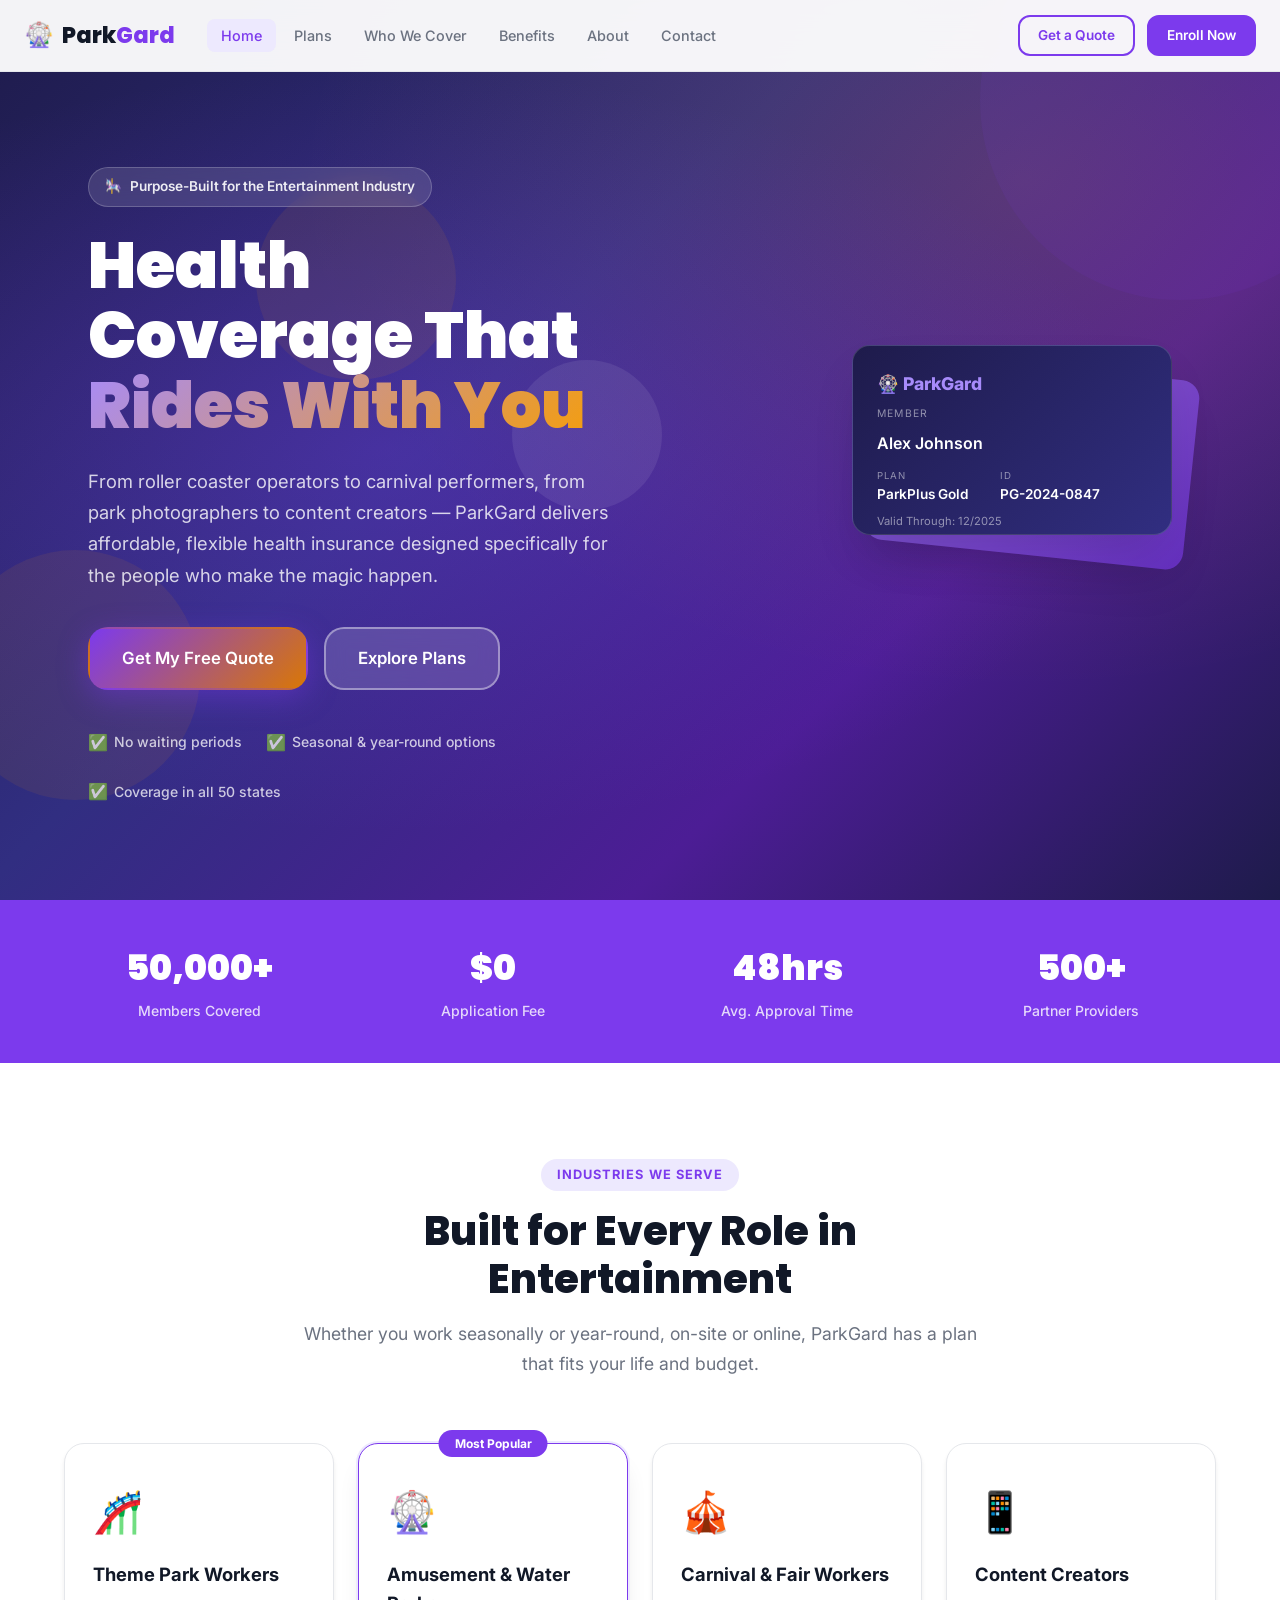
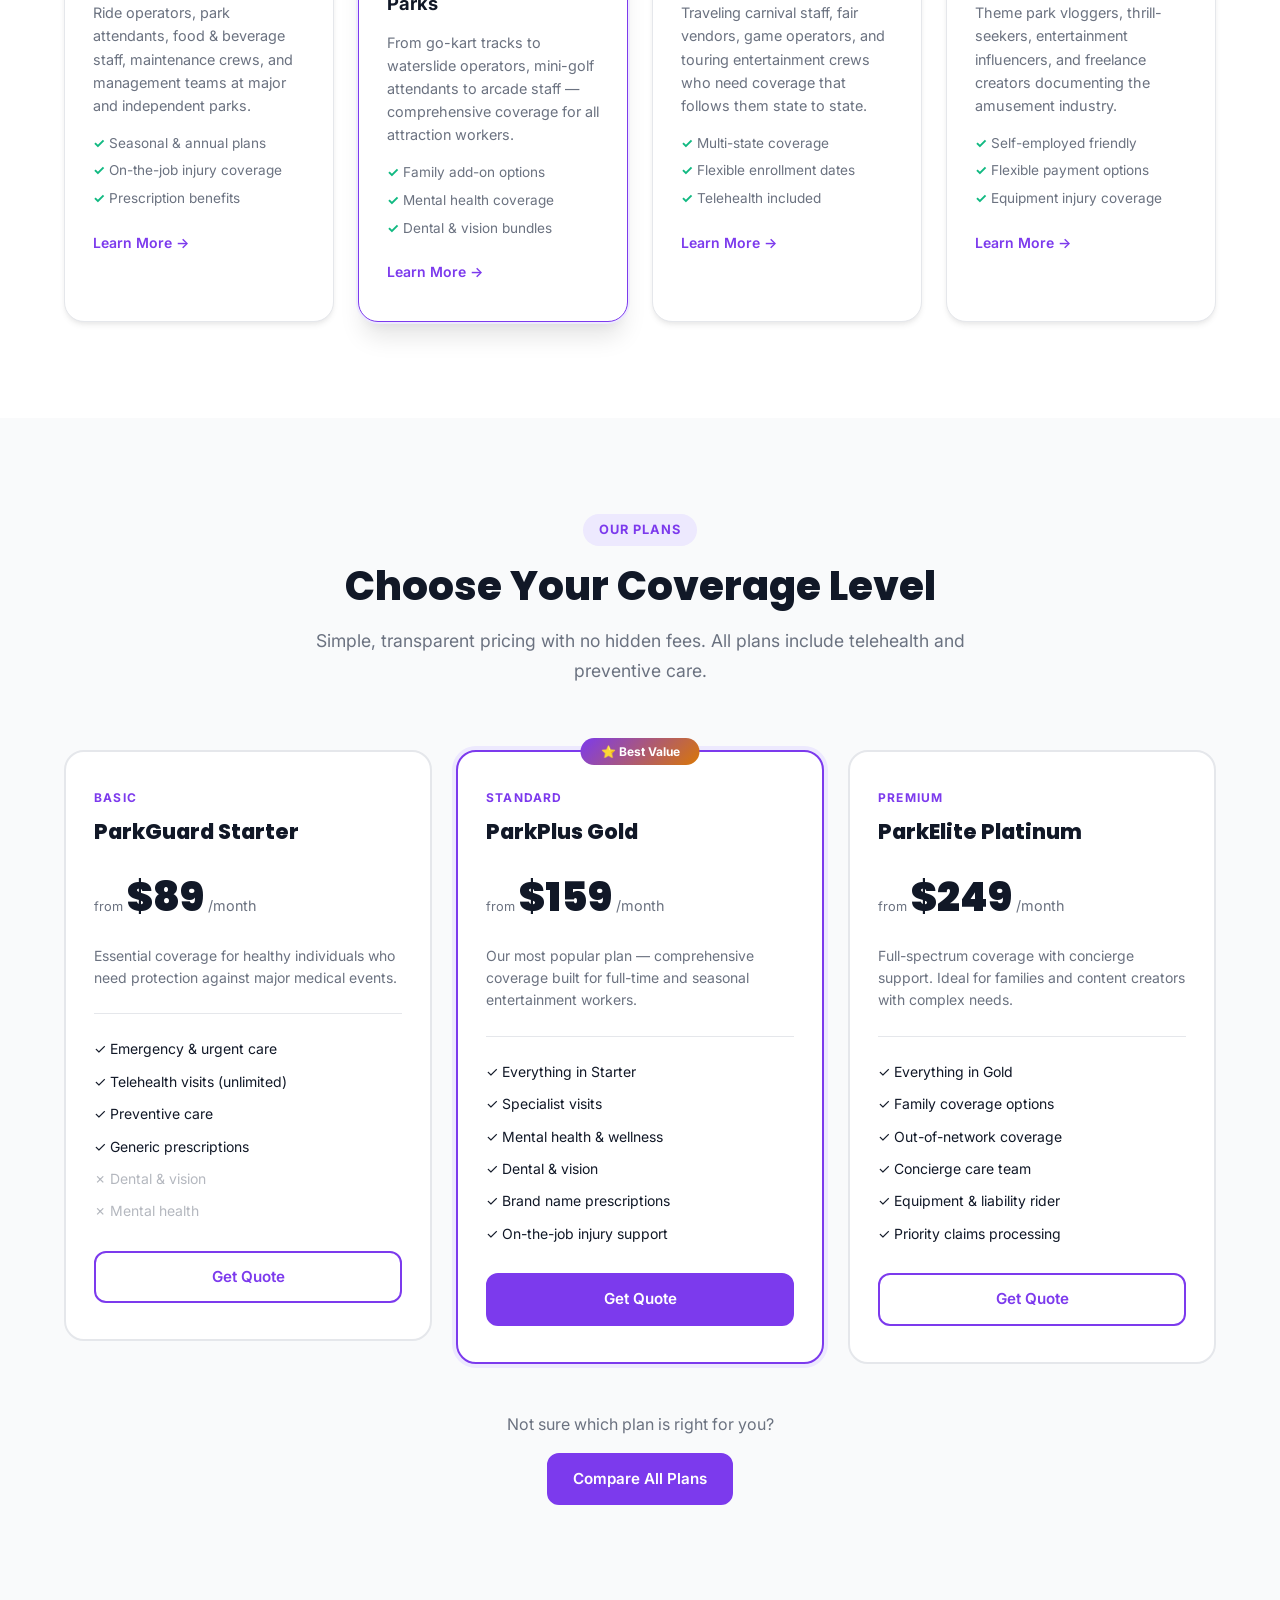
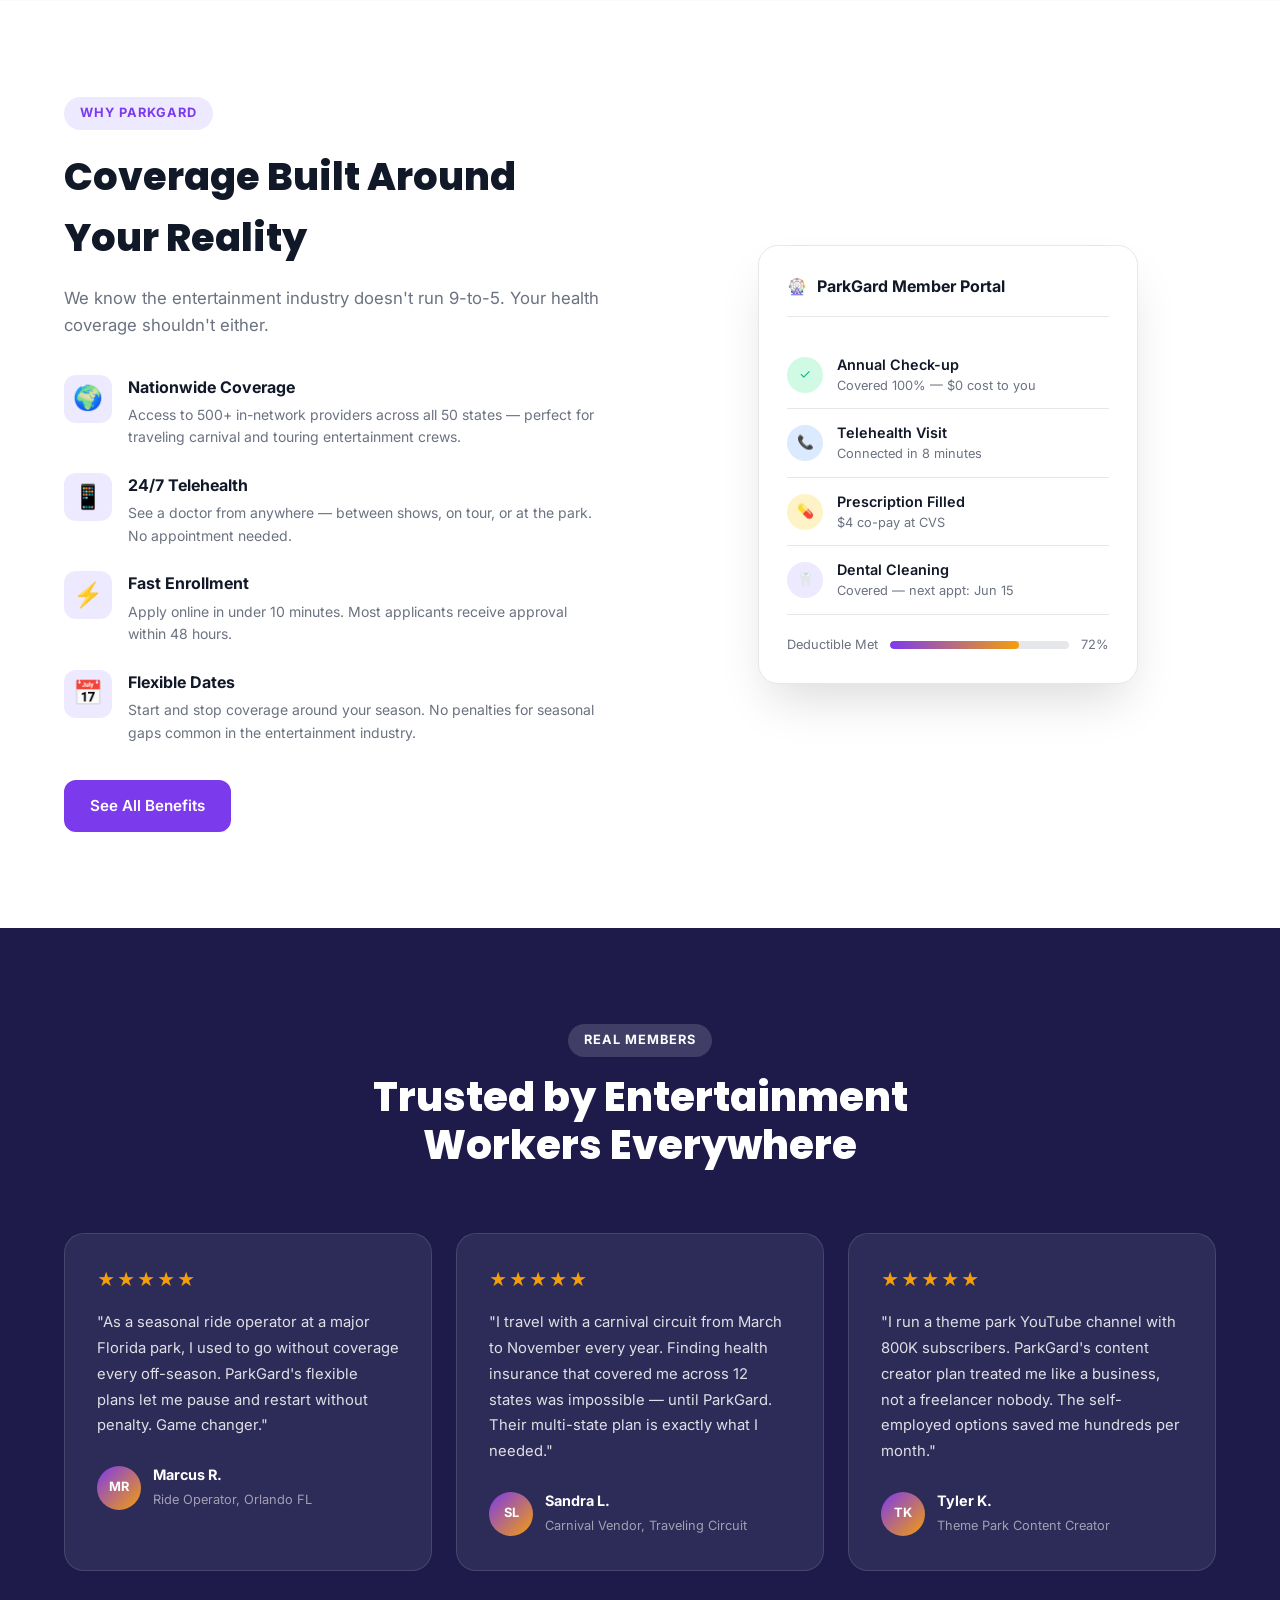
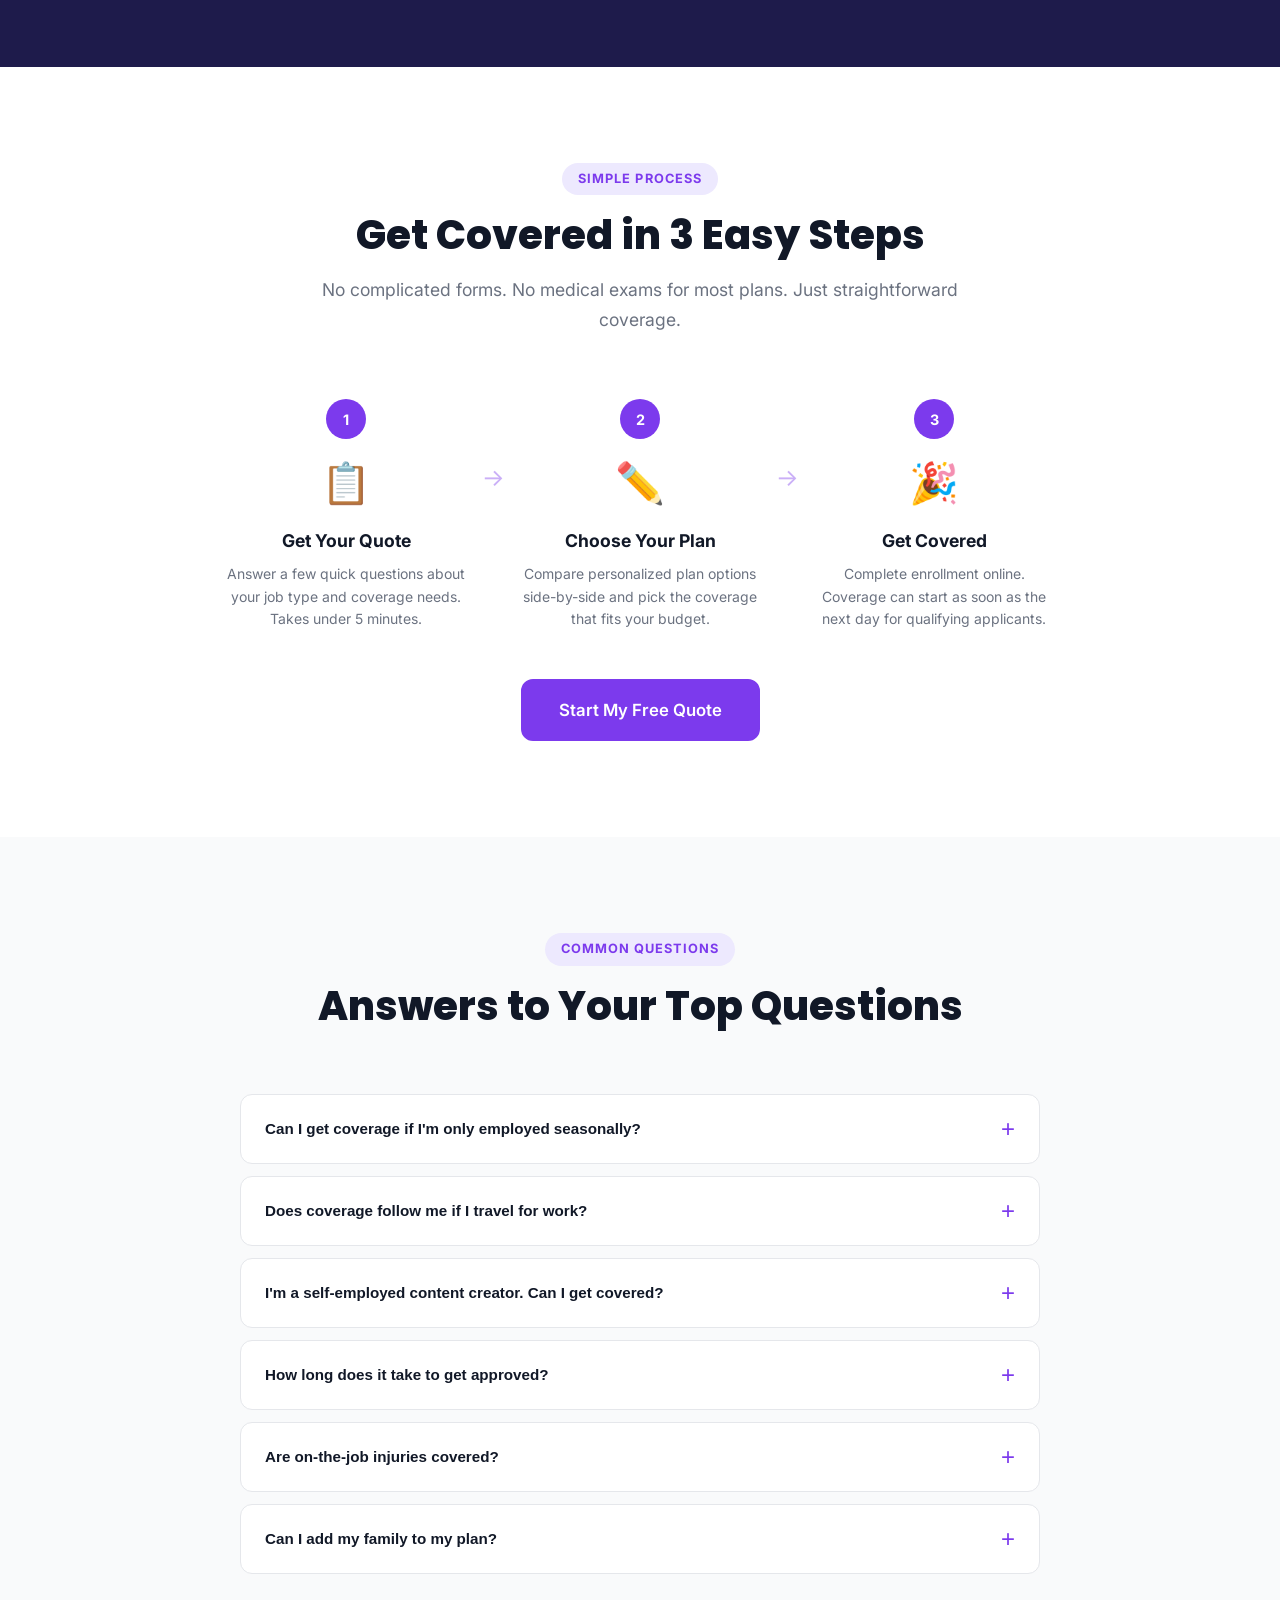
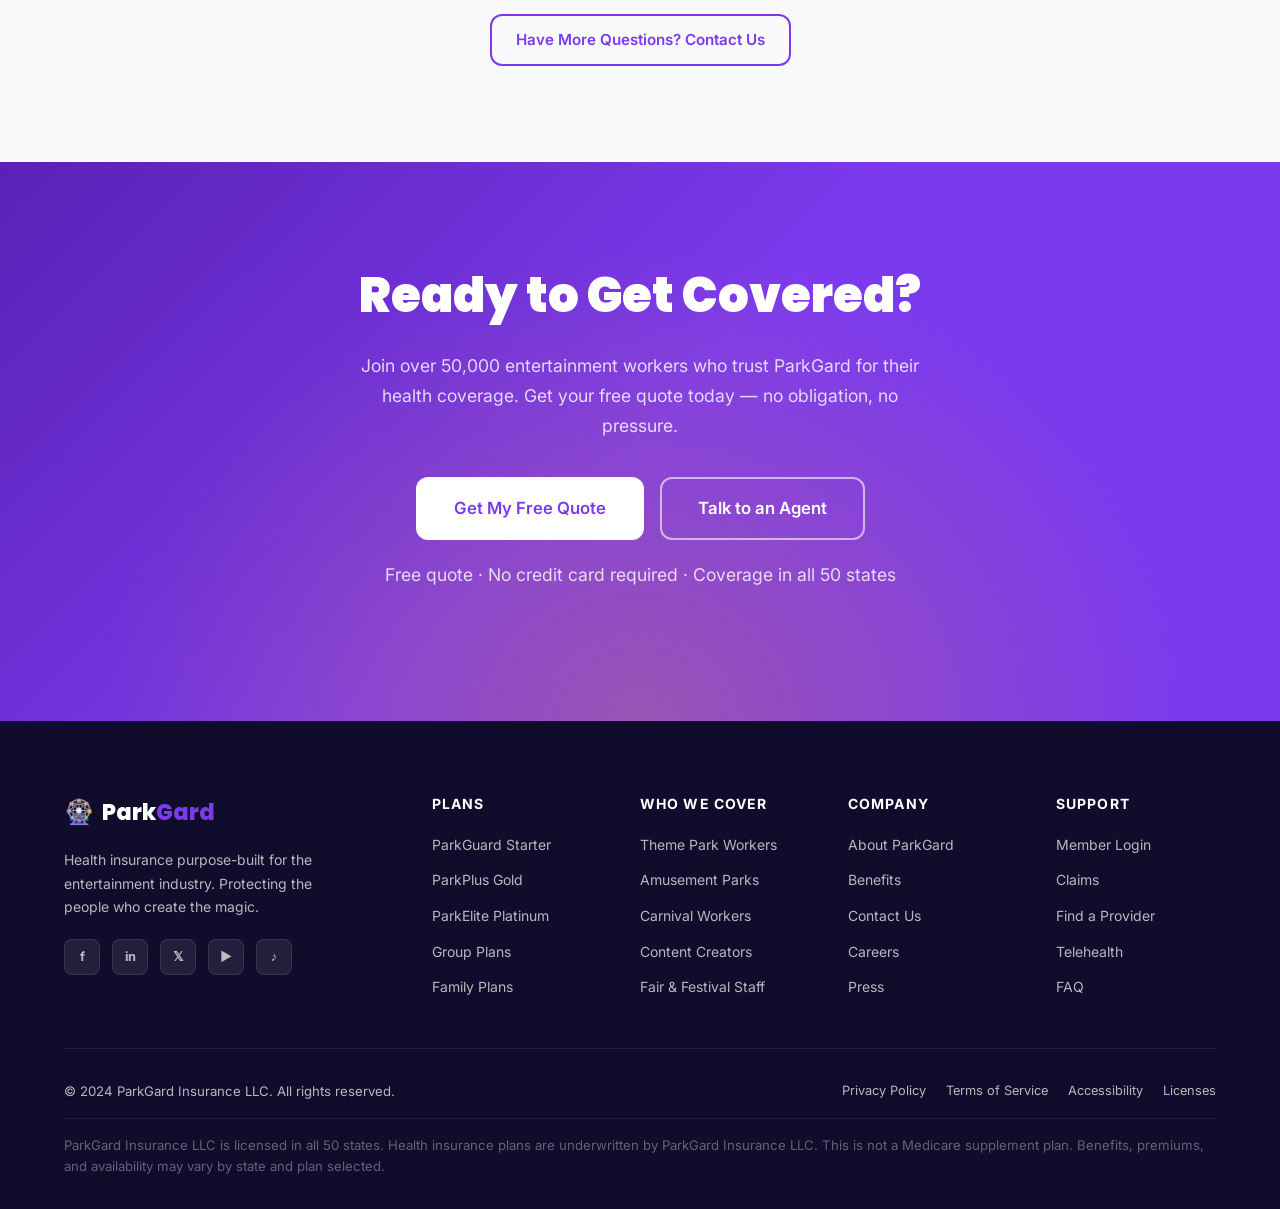
<file: parkgard/index.html>
<!DOCTYPE html>
<html lang="en">
<head>
  <meta charset="UTF-8" />
  <meta name="viewport" content="width=device-width, initial-scale=1.0" />
  <title>ParkGard – Health Insurance for Theme Park & Entertainment Industry</title>
  <meta name="description" content="ParkGard offers specialized health insurance for theme park workers, amusement park staff, carnival workers, and content creators. Affordable, flexible coverage built for the entertainment industry." />
  <link rel="stylesheet" href="css/style.css" />
  <link rel="preconnect" href="https://fonts.googleapis.com" />
  <link href="https://fonts.googleapis.com/css2?family=Inter:wght@300;400;500;600;700;800;900&family=Poppins:wght@700;800;900&display=swap" rel="stylesheet" />
</head>
<body>

  <!-- Navigation -->
  <nav class="navbar" id="navbar">
    <div class="nav-container">
      <a href="index.html" class="logo">
        <span class="logo-icon">🎡</span>
        <span class="logo-text">Park<span class="logo-accent">Gard</span></span>
      </a>
      <ul class="nav-links" id="navLinks">
        <li><a href="index.html" class="active">Home</a></li>
        <li><a href="pages/plans.html">Plans</a></li>
        <li><a href="pages/who-we-cover.html">Who We Cover</a></li>
        <li><a href="pages/benefits.html">Benefits</a></li>
        <li><a href="pages/about.html">About</a></li>
        <li><a href="pages/contact.html">Contact</a></li>
      </ul>
      <div class="nav-actions">
        <a href="pages/quote.html" class="btn btn-outline">Get a Quote</a>
        <a href="pages/enroll.html" class="btn btn-primary">Enroll Now</a>
      </div>
      <button class="hamburger" id="hamburger" aria-label="Toggle menu">
        <span></span><span></span><span></span>
      </button>
    </div>
  </nav>

  <!-- Hero Section -->
  <section class="hero">
    <div class="hero-bg">
      <div class="hero-overlay"></div>
      <div class="floating-shapes">
        <div class="shape shape-1"></div>
        <div class="shape shape-2"></div>
        <div class="shape shape-3"></div>
        <div class="shape shape-4"></div>
      </div>
    </div>
    <div class="hero-content">
      <div class="hero-badge">
        <span>🎠</span> Purpose-Built for the Entertainment Industry
      </div>
      <h1 class="hero-title">
        Health Coverage That<br />
        <span class="gradient-text">Rides With You</span>
      </h1>
      <p class="hero-subtitle">
        From roller coaster operators to carnival performers, from park photographers to content creators — ParkGard delivers affordable, flexible health insurance designed specifically for the people who make the magic happen.
      </p>
      <div class="hero-ctas">
        <a href="pages/quote.html" class="btn btn-hero-primary">Get My Free Quote</a>
        <a href="pages/plans.html" class="btn btn-hero-secondary">Explore Plans</a>
      </div>
      <div class="hero-trust">
        <div class="trust-item"><span class="trust-icon">✅</span> No waiting periods</div>
        <div class="trust-item"><span class="trust-icon">✅</span> Seasonal & year-round options</div>
        <div class="trust-item"><span class="trust-icon">✅</span> Coverage in all 50 states</div>
      </div>
    </div>
    <div class="hero-graphic">
      <div class="hero-card-stack">
        <div class="insurance-card card-back"></div>
        <div class="insurance-card card-front">
          <div class="card-logo">🎡 ParkGard</div>
          <div class="card-member">MEMBER</div>
          <div class="card-name">Alex Johnson</div>
          <div class="card-info">
            <div>
              <div class="card-label">PLAN</div>
              <div class="card-value">ParkPlus Gold</div>
            </div>
            <div>
              <div class="card-label">ID</div>
              <div class="card-value">PG-2024-0847</div>
            </div>
          </div>
          <div class="card-valid">Valid Through: 12/2025</div>
        </div>
      </div>
    </div>
  </section>

  <!-- Stats Section -->
  <section class="stats-bar">
    <div class="container">
      <div class="stats-grid">
        <div class="stat-item">
          <div class="stat-number" data-target="50000">50,000+</div>
          <div class="stat-label">Members Covered</div>
        </div>
        <div class="stat-item">
          <div class="stat-number">$0</div>
          <div class="stat-label">Application Fee</div>
        </div>
        <div class="stat-item">
          <div class="stat-number">48hrs</div>
          <div class="stat-label">Avg. Approval Time</div>
        </div>
        <div class="stat-item">
          <div class="stat-number">500+</div>
          <div class="stat-label">Partner Providers</div>
        </div>
      </div>
    </div>
  </section>

  <!-- Who We Cover -->
  <section class="who-we-cover section">
    <div class="container">
      <div class="section-header">
        <div class="section-badge">Industries We Serve</div>
        <h2>Built for Every Role in Entertainment</h2>
        <p>Whether you work seasonally or year-round, on-site or online, ParkGard has a plan that fits your life and budget.</p>
      </div>
      <div class="industry-grid">
        <div class="industry-card">
          <div class="industry-icon">🎢</div>
          <h3>Theme Park Workers</h3>
          <p>Ride operators, park attendants, food & beverage staff, maintenance crews, and management teams at major and independent parks.</p>
          <ul class="industry-features">
            <li>Seasonal & annual plans</li>
            <li>On-the-job injury coverage</li>
            <li>Prescription benefits</li>
          </ul>
          <a href="pages/who-we-cover.html#theme-parks" class="industry-link">Learn More →</a>
        </div>
        <div class="industry-card featured">
          <div class="featured-badge">Most Popular</div>
          <div class="industry-icon">🎡</div>
          <h3>Amusement & Water Parks</h3>
          <p>From go-kart tracks to waterslide operators, mini-golf attendants to arcade staff — comprehensive coverage for all attraction workers.</p>
          <ul class="industry-features">
            <li>Family add-on options</li>
            <li>Mental health coverage</li>
            <li>Dental & vision bundles</li>
          </ul>
          <a href="pages/who-we-cover.html#amusement-parks" class="industry-link">Learn More →</a>
        </div>
        <div class="industry-card">
          <div class="industry-icon">🎪</div>
          <h3>Carnival & Fair Workers</h3>
          <p>Traveling carnival staff, fair vendors, game operators, and touring entertainment crews who need coverage that follows them state to state.</p>
          <ul class="industry-features">
            <li>Multi-state coverage</li>
            <li>Flexible enrollment dates</li>
            <li>Telehealth included</li>
          </ul>
          <a href="pages/who-we-cover.html#carnivals" class="industry-link">Learn More →</a>
        </div>
        <div class="industry-card">
          <div class="industry-icon">📱</div>
          <h3>Content Creators</h3>
          <p>Theme park vloggers, thrill-seekers, entertainment influencers, and freelance creators documenting the amusement industry.</p>
          <ul class="industry-features">
            <li>Self-employed friendly</li>
            <li>Flexible payment options</li>
            <li>Equipment injury coverage</li>
          </ul>
          <a href="pages/who-we-cover.html#creators" class="industry-link">Learn More →</a>
        </div>
      </div>
    </div>
  </section>

  <!-- Plans Preview -->
  <section class="plans-preview section bg-light">
    <div class="container">
      <div class="section-header">
        <div class="section-badge">Our Plans</div>
        <h2>Choose Your Coverage Level</h2>
        <p>Simple, transparent pricing with no hidden fees. All plans include telehealth and preventive care.</p>
      </div>
      <div class="plans-grid">
        <div class="plan-card">
          <div class="plan-tier">Basic</div>
          <div class="plan-name">ParkGuard Starter</div>
          <div class="plan-price">
            <span class="price-from">from</span>
            <span class="price-amount">$89</span>
            <span class="price-period">/month</span>
          </div>
          <p class="plan-desc">Essential coverage for healthy individuals who need protection against major medical events.</p>
          <ul class="plan-features">
            <li>✓ Emergency & urgent care</li>
            <li>✓ Telehealth visits (unlimited)</li>
            <li>✓ Preventive care</li>
            <li>✓ Generic prescriptions</li>
            <li class="dimmed">✗ Dental & vision</li>
            <li class="dimmed">✗ Mental health</li>
          </ul>
          <a href="pages/quote.html?plan=starter" class="btn btn-outline btn-full">Get Quote</a>
        </div>
        <div class="plan-card popular">
          <div class="popular-badge">⭐ Best Value</div>
          <div class="plan-tier">Standard</div>
          <div class="plan-name">ParkPlus Gold</div>
          <div class="plan-price">
            <span class="price-from">from</span>
            <span class="price-amount">$159</span>
            <span class="price-period">/month</span>
          </div>
          <p class="plan-desc">Our most popular plan — comprehensive coverage built for full-time and seasonal entertainment workers.</p>
          <ul class="plan-features">
            <li>✓ Everything in Starter</li>
            <li>✓ Specialist visits</li>
            <li>✓ Mental health & wellness</li>
            <li>✓ Dental & vision</li>
            <li>✓ Brand name prescriptions</li>
            <li>✓ On-the-job injury support</li>
          </ul>
          <a href="pages/quote.html?plan=gold" class="btn btn-primary btn-full">Get Quote</a>
        </div>
        <div class="plan-card">
          <div class="plan-tier">Premium</div>
          <div class="plan-name">ParkElite Platinum</div>
          <div class="plan-price">
            <span class="price-from">from</span>
            <span class="price-amount">$249</span>
            <span class="price-period">/month</span>
          </div>
          <p class="plan-desc">Full-spectrum coverage with concierge support. Ideal for families and content creators with complex needs.</p>
          <ul class="plan-features">
            <li>✓ Everything in Gold</li>
            <li>✓ Family coverage options</li>
            <li>✓ Out-of-network coverage</li>
            <li>✓ Concierge care team</li>
            <li>✓ Equipment & liability rider</li>
            <li>✓ Priority claims processing</li>
          </ul>
          <a href="pages/quote.html?plan=platinum" class="btn btn-outline btn-full">Get Quote</a>
        </div>
      </div>
      <div class="plans-cta">
        <p>Not sure which plan is right for you?</p>
        <a href="pages/plans.html" class="btn btn-primary">Compare All Plans</a>
      </div>
    </div>
  </section>

  <!-- Benefits Highlight -->
  <section class="benefits-highlight section">
    <div class="container">
      <div class="benefits-layout">
        <div class="benefits-text">
          <div class="section-badge">Why ParkGard</div>
          <h2>Coverage Built Around Your Reality</h2>
          <p>We know the entertainment industry doesn't run 9-to-5. Your health coverage shouldn't either.</p>
          <div class="benefit-items">
            <div class="benefit-item">
              <div class="benefit-icon">🌍</div>
              <div class="benefit-content">
                <h4>Nationwide Coverage</h4>
                <p>Access to 500+ in-network providers across all 50 states — perfect for traveling carnival and touring entertainment crews.</p>
              </div>
            </div>
            <div class="benefit-item">
              <div class="benefit-icon">📱</div>
              <div class="benefit-content">
                <h4>24/7 Telehealth</h4>
                <p>See a doctor from anywhere — between shows, on tour, or at the park. No appointment needed.</p>
              </div>
            </div>
            <div class="benefit-item">
              <div class="benefit-icon">⚡</div>
              <div class="benefit-content">
                <h4>Fast Enrollment</h4>
                <p>Apply online in under 10 minutes. Most applicants receive approval within 48 hours.</p>
              </div>
            </div>
            <div class="benefit-item">
              <div class="benefit-icon">📅</div>
              <div class="benefit-content">
                <h4>Flexible Dates</h4>
                <p>Start and stop coverage around your season. No penalties for seasonal gaps common in the entertainment industry.</p>
              </div>
            </div>
          </div>
          <a href="pages/benefits.html" class="btn btn-primary">See All Benefits</a>
        </div>
        <div class="benefits-visual">
          <div class="benefit-visual-card">
            <div class="bvc-header">
              <span>🎡</span>
              <strong>ParkGard Member Portal</strong>
            </div>
            <div class="bvc-item">
              <div class="bvc-icon green">✓</div>
              <div>
                <div class="bvc-title">Annual Check-up</div>
                <div class="bvc-sub">Covered 100% — $0 cost to you</div>
              </div>
            </div>
            <div class="bvc-item">
              <div class="bvc-icon blue">📞</div>
              <div>
                <div class="bvc-title">Telehealth Visit</div>
                <div class="bvc-sub">Connected in 8 minutes</div>
              </div>
            </div>
            <div class="bvc-item">
              <div class="bvc-icon orange">💊</div>
              <div>
                <div class="bvc-title">Prescription Filled</div>
                <div class="bvc-sub">$4 co-pay at CVS</div>
              </div>
            </div>
            <div class="bvc-item">
              <div class="bvc-icon purple">🦷</div>
              <div>
                <div class="bvc-title">Dental Cleaning</div>
                <div class="bvc-sub">Covered — next appt: Jun 15</div>
              </div>
            </div>
            <div class="bvc-footer">
              <span>Deductible Met</span>
              <div class="progress-bar">
                <div class="progress-fill" style="width: 72%"></div>
              </div>
              <span>72%</span>
            </div>
          </div>
        </div>
      </div>
    </div>
  </section>

  <!-- Testimonials -->
  <section class="testimonials section bg-dark">
    <div class="container">
      <div class="section-header light">
        <div class="section-badge">Real Members</div>
        <h2>Trusted by Entertainment Workers Everywhere</h2>
      </div>
      <div class="testimonials-grid">
        <div class="testimonial-card">
          <div class="stars">★★★★★</div>
          <p>"As a seasonal ride operator at a major Florida park, I used to go without coverage every off-season. ParkGard's flexible plans let me pause and restart without penalty. Game changer."</p>
          <div class="testimonial-author">
            <div class="author-avatar">MR</div>
            <div>
              <strong>Marcus R.</strong>
              <span>Ride Operator, Orlando FL</span>
            </div>
          </div>
        </div>
        <div class="testimonial-card">
          <div class="stars">★★★★★</div>
          <p>"I travel with a carnival circuit from March to November every year. Finding health insurance that covered me across 12 states was impossible — until ParkGard. Their multi-state plan is exactly what I needed."</p>
          <div class="testimonial-author">
            <div class="author-avatar">SL</div>
            <div>
              <strong>Sandra L.</strong>
              <span>Carnival Vendor, Traveling Circuit</span>
            </div>
          </div>
        </div>
        <div class="testimonial-card">
          <div class="stars">★★★★★</div>
          <p>"I run a theme park YouTube channel with 800K subscribers. ParkGard's content creator plan treated me like a business, not a freelancer nobody. The self-employed options saved me hundreds per month."</p>
          <div class="testimonial-author">
            <div class="author-avatar">TK</div>
            <div>
              <strong>Tyler K.</strong>
              <span>Theme Park Content Creator</span>
            </div>
          </div>
        </div>
      </div>
    </div>
  </section>

  <!-- How It Works -->
  <section class="how-it-works section">
    <div class="container">
      <div class="section-header">
        <div class="section-badge">Simple Process</div>
        <h2>Get Covered in 3 Easy Steps</h2>
        <p>No complicated forms. No medical exams for most plans. Just straightforward coverage.</p>
      </div>
      <div class="steps-grid">
        <div class="step">
          <div class="step-number">1</div>
          <div class="step-icon">📋</div>
          <h3>Get Your Quote</h3>
          <p>Answer a few quick questions about your job type and coverage needs. Takes under 5 minutes.</p>
        </div>
        <div class="step-arrow">→</div>
        <div class="step">
          <div class="step-number">2</div>
          <div class="step-icon">✏️</div>
          <h3>Choose Your Plan</h3>
          <p>Compare personalized plan options side-by-side and pick the coverage that fits your budget.</p>
        </div>
        <div class="step-arrow">→</div>
        <div class="step">
          <div class="step-number">3</div>
          <div class="step-icon">🎉</div>
          <h3>Get Covered</h3>
          <p>Complete enrollment online. Coverage can start as soon as the next day for qualifying applicants.</p>
        </div>
      </div>
      <div class="steps-cta">
        <a href="pages/quote.html" class="btn btn-primary btn-lg">Start My Free Quote</a>
      </div>
    </div>
  </section>

  <!-- FAQ Preview -->
  <section class="faq-preview section bg-light">
    <div class="container">
      <div class="section-header">
        <div class="section-badge">Common Questions</div>
        <h2>Answers to Your Top Questions</h2>
      </div>
      <div class="faq-grid">
        <div class="faq-item">
          <button class="faq-question" onclick="toggleFaq(this)">
            Can I get coverage if I'm only employed seasonally?
            <span class="faq-toggle">+</span>
          </button>
          <div class="faq-answer">
            <p>Yes! ParkGard was designed with seasonal workers in mind. We offer flexible start and end dates, and you won't face penalties for coverage gaps that align with typical entertainment industry seasons.</p>
          </div>
        </div>
        <div class="faq-item">
          <button class="faq-question" onclick="toggleFaq(this)">
            Does coverage follow me if I travel for work?
            <span class="faq-toggle">+</span>
          </button>
          <div class="faq-answer">
            <p>Absolutely. All ParkGard plans include nationwide coverage. Our Carnival & Fair plans are specifically optimized for workers who travel between states throughout the year.</p>
          </div>
        </div>
        <div class="faq-item">
          <button class="faq-question" onclick="toggleFaq(this)">
            I'm a self-employed content creator. Can I get covered?
            <span class="faq-toggle">+</span>
          </button>
          <div class="faq-answer">
            <p>Yes. We have plans specifically designed for self-employed individuals and freelancers in the entertainment space. You can deduct your premiums as a business expense in many cases.</p>
          </div>
        </div>
        <div class="faq-item">
          <button class="faq-question" onclick="toggleFaq(this)">
            How long does it take to get approved?
            <span class="faq-toggle">+</span>
          </button>
          <div class="faq-answer">
            <p>Most applicants receive approval within 48 hours. Some plans offer same-day approval. Coverage can begin as early as the following day after approval.</p>
          </div>
        </div>
        <div class="faq-item">
          <button class="faq-question" onclick="toggleFaq(this)">
            Are on-the-job injuries covered?
            <span class="faq-toggle">+</span>
          </button>
          <div class="faq-answer">
            <p>Our Gold and Platinum plans include on-the-job injury support as a supplement to any workers' compensation coverage your employer provides. Starter plans cover emergency care for all injuries.</p>
          </div>
        </div>
        <div class="faq-item">
          <button class="faq-question" onclick="toggleFaq(this)">
            Can I add my family to my plan?
            <span class="faq-toggle">+</span>
          </button>
          <div class="faq-answer">
            <p>Yes! Family add-ons are available on our Gold and Platinum plans. You can add a spouse/domestic partner and dependents at competitive rates.</p>
          </div>
        </div>
      </div>
      <div class="faq-cta">
        <a href="pages/contact.html" class="btn btn-outline">Have More Questions? Contact Us</a>
      </div>
    </div>
  </section>

  <!-- CTA Banner -->
  <section class="cta-banner">
    <div class="cta-bg"></div>
    <div class="container">
      <div class="cta-content">
        <h2>Ready to Get Covered?</h2>
        <p>Join over 50,000 entertainment workers who trust ParkGard for their health coverage. Get your free quote today — no obligation, no pressure.</p>
        <div class="cta-actions">
          <a href="pages/quote.html" class="btn btn-white btn-lg">Get My Free Quote</a>
          <a href="pages/contact.html" class="btn btn-outline-white btn-lg">Talk to an Agent</a>
        </div>
        <p class="cta-fine">Free quote · No credit card required · Coverage in all 50 states</p>
      </div>
    </div>
  </section>

  <!-- Footer -->
  <footer class="footer">
    <div class="container">
      <div class="footer-grid">
        <div class="footer-brand">
          <div class="logo">
            <span class="logo-icon">🎡</span>
            <span class="logo-text">Park<span class="logo-accent">Gard</span></span>
          </div>
          <p>Health insurance purpose-built for the entertainment industry. Protecting the people who create the magic.</p>
          <div class="footer-social">
            <a href="#" aria-label="Facebook">f</a>
            <a href="#" aria-label="Instagram">in</a>
            <a href="#" aria-label="Twitter">𝕏</a>
            <a href="#" aria-label="YouTube">▶</a>
            <a href="#" aria-label="TikTok">♪</a>
          </div>
        </div>
        <div class="footer-col">
          <h4>Plans</h4>
          <ul>
            <li><a href="pages/plans.html">ParkGuard Starter</a></li>
            <li><a href="pages/plans.html">ParkPlus Gold</a></li>
            <li><a href="pages/plans.html">ParkElite Platinum</a></li>
            <li><a href="pages/plans.html">Group Plans</a></li>
            <li><a href="pages/plans.html">Family Plans</a></li>
          </ul>
        </div>
        <div class="footer-col">
          <h4>Who We Cover</h4>
          <ul>
            <li><a href="pages/who-we-cover.html">Theme Park Workers</a></li>
            <li><a href="pages/who-we-cover.html">Amusement Parks</a></li>
            <li><a href="pages/who-we-cover.html">Carnival Workers</a></li>
            <li><a href="pages/who-we-cover.html">Content Creators</a></li>
            <li><a href="pages/who-we-cover.html">Fair & Festival Staff</a></li>
          </ul>
        </div>
        <div class="footer-col">
          <h4>Company</h4>
          <ul>
            <li><a href="pages/about.html">About ParkGard</a></li>
            <li><a href="pages/benefits.html">Benefits</a></li>
            <li><a href="pages/contact.html">Contact Us</a></li>
            <li><a href="#">Careers</a></li>
            <li><a href="#">Press</a></li>
          </ul>
        </div>
        <div class="footer-col">
          <h4>Support</h4>
          <ul>
            <li><a href="#">Member Login</a></li>
            <li><a href="#">Claims</a></li>
            <li><a href="#">Find a Provider</a></li>
            <li><a href="#">Telehealth</a></li>
            <li><a href="#">FAQ</a></li>
          </ul>
        </div>
      </div>
      <div class="footer-bottom">
        <p>&copy; 2024 ParkGard Insurance LLC. All rights reserved.</p>
        <div class="footer-legal">
          <a href="#">Privacy Policy</a>
          <a href="#">Terms of Service</a>
          <a href="#">Accessibility</a>
          <a href="#">Licenses</a>
        </div>
        <p class="footer-disclaimer">ParkGard Insurance LLC is licensed in all 50 states. Health insurance plans are underwritten by ParkGard Insurance LLC. This is not a Medicare supplement plan. Benefits, premiums, and availability may vary by state and plan selected.</p>
      </div>
    </div>
  </footer>

  <script src="js/main.js"></script>
</body>
</html>
</file>
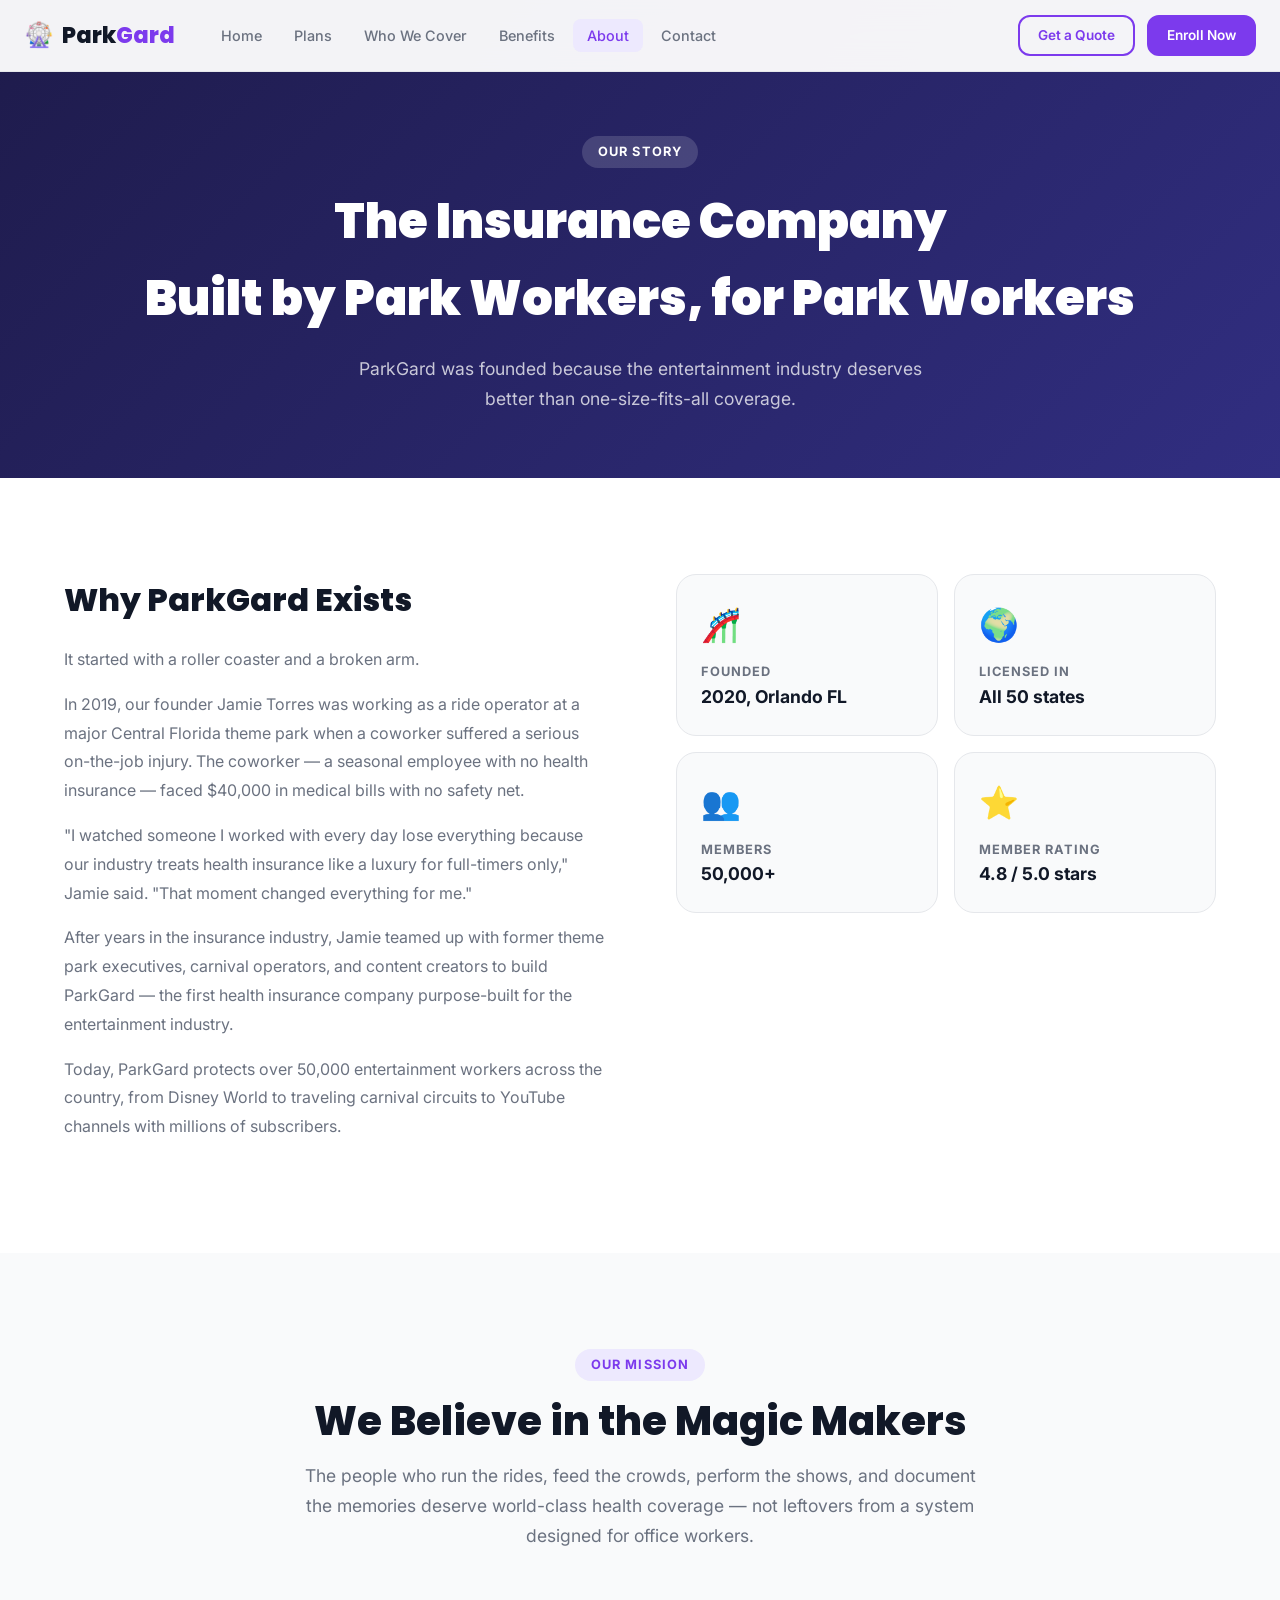
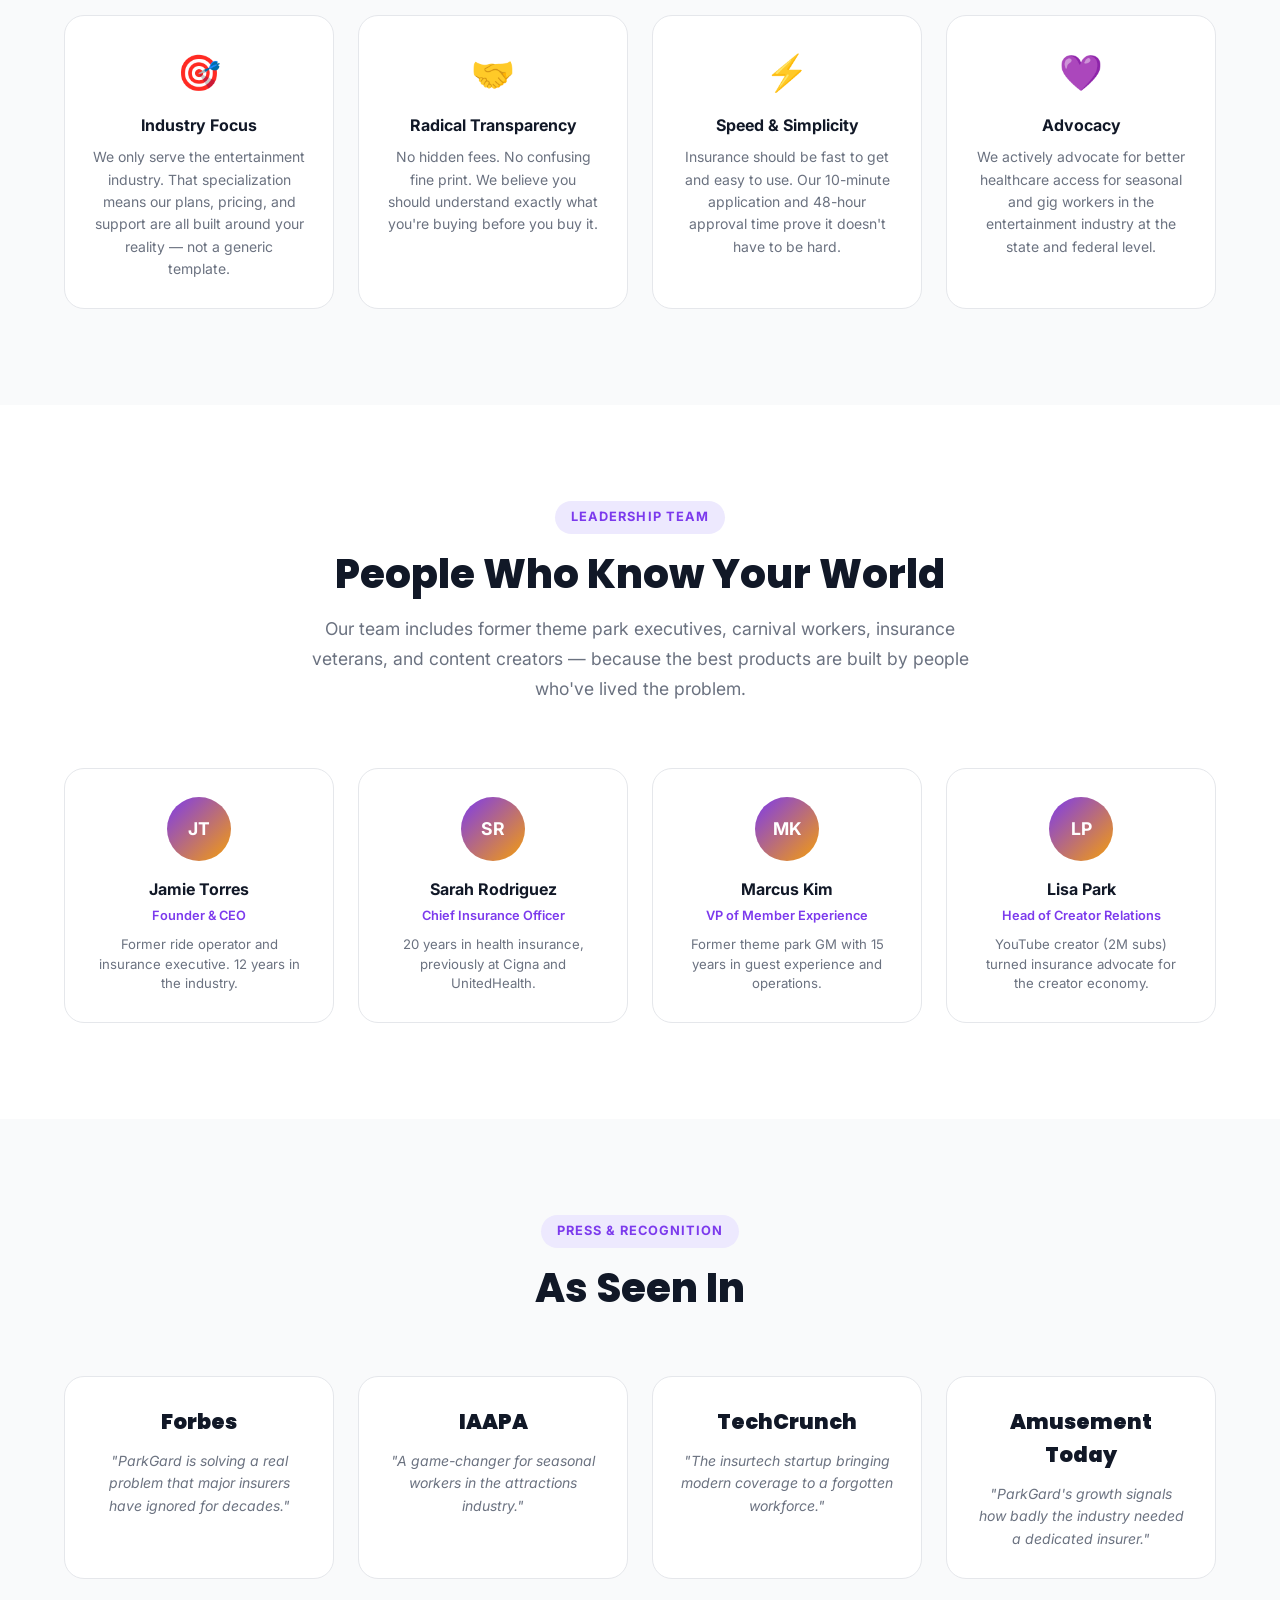
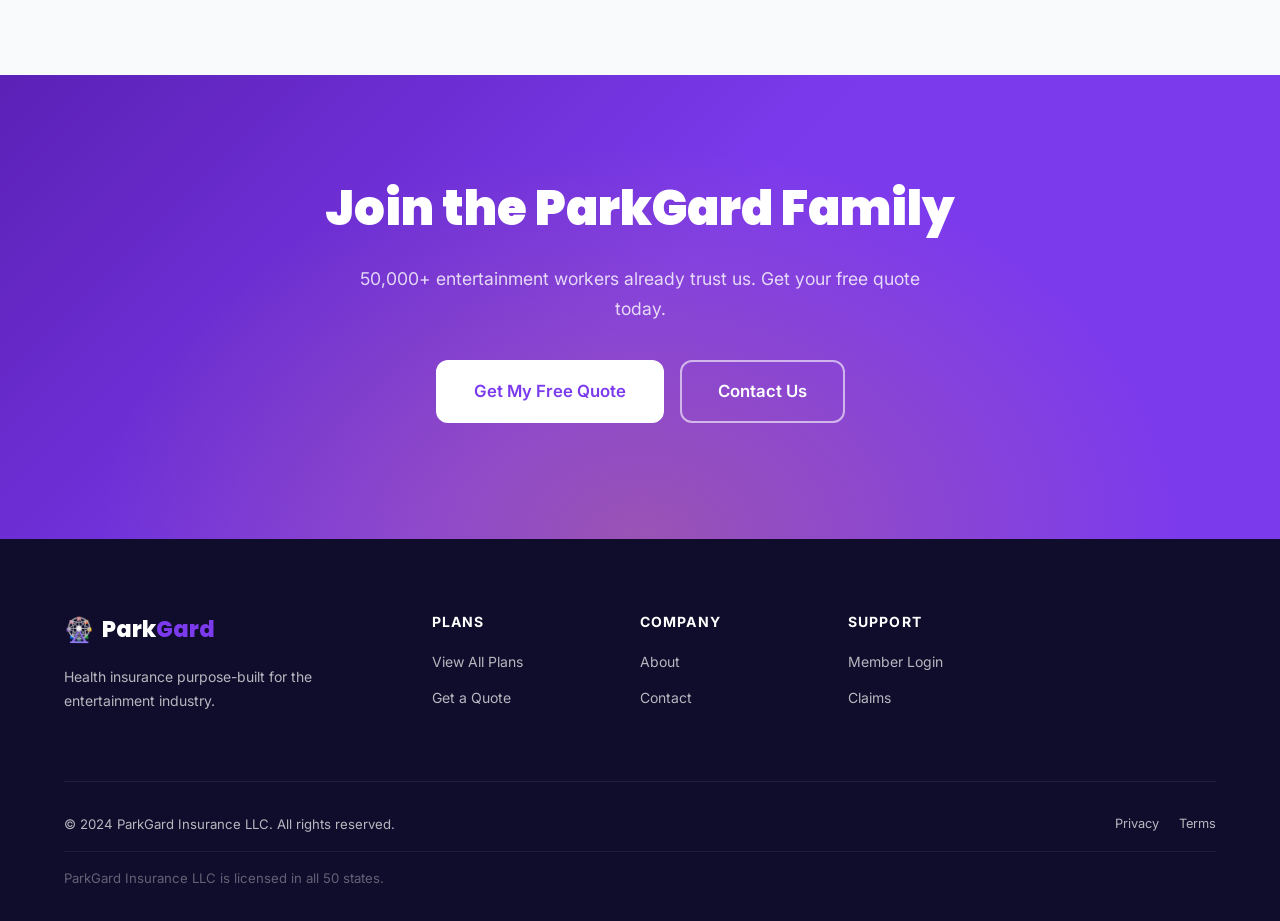
<file: parkgard/pages/about.html>
<!DOCTYPE html>
<html lang="en">
<head>
  <meta charset="UTF-8" />
  <meta name="viewport" content="width=device-width, initial-scale=1.0" />
  <title>About ParkGard – Our Story & Mission</title>
  <link rel="stylesheet" href="../css/style.css" />
  <link rel="preconnect" href="https://fonts.googleapis.com" />
  <link href="https://fonts.googleapis.com/css2?family=Inter:wght@300;400;500;600;700;800;900&family=Poppins:wght@700;800;900&display=swap" rel="stylesheet" />
</head>
<body>

  <nav class="navbar" id="navbar">
    <div class="nav-container">
      <a href="../index.html" class="logo">
        <span class="logo-icon">🎡</span>
        <span class="logo-text">Park<span class="logo-accent">Gard</span></span>
      </a>
      <ul class="nav-links" id="navLinks">
        <li><a href="../index.html">Home</a></li>
        <li><a href="plans.html">Plans</a></li>
        <li><a href="who-we-cover.html">Who We Cover</a></li>
        <li><a href="benefits.html">Benefits</a></li>
        <li><a href="about.html" class="active">About</a></li>
        <li><a href="contact.html">Contact</a></li>
      </ul>
      <div class="nav-actions">
        <a href="quote.html" class="btn btn-outline">Get a Quote</a>
        <a href="enroll.html" class="btn btn-primary">Enroll Now</a>
      </div>
      <button class="hamburger" id="hamburger"><span></span><span></span><span></span></button>
    </div>
  </nav>

  <section class="page-hero">
    <div class="container">
      <div class="section-badge" style="background:rgba(255,255,255,.15);color:#fff;margin-bottom:16px;">Our Story</div>
      <h1>The Insurance Company<br />Built by Park Workers, for Park Workers</h1>
      <p>ParkGard was founded because the entertainment industry deserves better than one-size-fits-all coverage.</p>
    </div>
  </section>

  <!-- Origin Story -->
  <section class="section">
    <div class="container">
      <div class="story-layout">
        <div class="story-text">
          <h2>Why ParkGard Exists</h2>
          <p>It started with a roller coaster and a broken arm.</p>
          <p>In 2019, our founder Jamie Torres was working as a ride operator at a major Central Florida theme park when a coworker suffered a serious on-the-job injury. The coworker — a seasonal employee with no health insurance — faced $40,000 in medical bills with no safety net.</p>
          <p>"I watched someone I worked with every day lose everything because our industry treats health insurance like a luxury for full-timers only," Jamie said. "That moment changed everything for me."</p>
          <p>After years in the insurance industry, Jamie teamed up with former theme park executives, carnival operators, and content creators to build ParkGard — the first health insurance company purpose-built for the entertainment industry.</p>
          <p>Today, ParkGard protects over 50,000 entertainment workers across the country, from Disney World to traveling carnival circuits to YouTube channels with millions of subscribers.</p>
        </div>
        <div class="story-visual">
          <div class="story-card">
            <div class="story-card-icon">🎢</div>
            <div class="story-card-text">
              <strong>Founded</strong>
              <span>2020, Orlando FL</span>
            </div>
          </div>
          <div class="story-card">
            <div class="story-card-icon">🌍</div>
            <div class="story-card-text">
              <strong>Licensed in</strong>
              <span>All 50 states</span>
            </div>
          </div>
          <div class="story-card">
            <div class="story-card-icon">👥</div>
            <div class="story-card-text">
              <strong>Members</strong>
              <span>50,000+</span>
            </div>
          </div>
          <div class="story-card">
            <div class="story-card-icon">⭐</div>
            <div class="story-card-text">
              <strong>Member Rating</strong>
              <span>4.8 / 5.0 stars</span>
            </div>
          </div>
        </div>
      </div>
    </div>
  </section>

  <!-- Mission & Values -->
  <section class="section bg-light">
    <div class="container">
      <div class="section-header">
        <div class="section-badge">Our Mission</div>
        <h2>We Believe in the Magic Makers</h2>
        <p>The people who run the rides, feed the crowds, perform the shows, and document the memories deserve world-class health coverage — not leftovers from a system designed for office workers.</p>
      </div>
      <div class="values-grid">
        <div class="value-card">
          <div class="value-icon">🎯</div>
          <h3>Industry Focus</h3>
          <p>We only serve the entertainment industry. That specialization means our plans, pricing, and support are all built around your reality — not a generic template.</p>
        </div>
        <div class="value-card">
          <div class="value-icon">🤝</div>
          <h3>Radical Transparency</h3>
          <p>No hidden fees. No confusing fine print. We believe you should understand exactly what you're buying before you buy it.</p>
        </div>
        <div class="value-card">
          <div class="value-icon">⚡</div>
          <h3>Speed & Simplicity</h3>
          <p>Insurance should be fast to get and easy to use. Our 10-minute application and 48-hour approval time prove it doesn't have to be hard.</p>
        </div>
        <div class="value-card">
          <div class="value-icon">💜</div>
          <h3>Advocacy</h3>
          <p>We actively advocate for better healthcare access for seasonal and gig workers in the entertainment industry at the state and federal level.</p>
        </div>
      </div>
    </div>
  </section>

  <!-- Team -->
  <section class="section">
    <div class="container">
      <div class="section-header">
        <div class="section-badge">Leadership Team</div>
        <h2>People Who Know Your World</h2>
        <p>Our team includes former theme park executives, carnival workers, insurance veterans, and content creators — because the best products are built by people who've lived the problem.</p>
      </div>
      <div class="team-grid">
        <div class="team-card">
          <div class="team-avatar">JT</div>
          <h4>Jamie Torres</h4>
          <p class="team-title">Founder & CEO</p>
          <p>Former ride operator and insurance executive. 12 years in the industry.</p>
        </div>
        <div class="team-card">
          <div class="team-avatar">SR</div>
          <h4>Sarah Rodriguez</h4>
          <p class="team-title">Chief Insurance Officer</p>
          <p>20 years in health insurance, previously at Cigna and UnitedHealth.</p>
        </div>
        <div class="team-card">
          <div class="team-avatar">MK</div>
          <h4>Marcus Kim</h4>
          <p class="team-title">VP of Member Experience</p>
          <p>Former theme park GM with 15 years in guest experience and operations.</p>
        </div>
        <div class="team-card">
          <div class="team-avatar">LP</div>
          <h4>Lisa Park</h4>
          <p class="team-title">Head of Creator Relations</p>
          <p>YouTube creator (2M subs) turned insurance advocate for the creator economy.</p>
        </div>
      </div>
    </div>
  </section>

  <!-- Press -->
  <section class="section bg-light">
    <div class="container">
      <div class="section-header">
        <div class="section-badge">Press & Recognition</div>
        <h2>As Seen In</h2>
      </div>
      <div class="press-grid">
        <div class="press-item">
          <div class="press-name">Forbes</div>
          <p class="press-quote">"ParkGard is solving a real problem that major insurers have ignored for decades."</p>
        </div>
        <div class="press-item">
          <div class="press-name">IAAPA</div>
          <p class="press-quote">"A game-changer for seasonal workers in the attractions industry."</p>
        </div>
        <div class="press-item">
          <div class="press-name">TechCrunch</div>
          <p class="press-quote">"The insurtech startup bringing modern coverage to a forgotten workforce."</p>
        </div>
        <div class="press-item">
          <div class="press-name">Amusement Today</div>
          <p class="press-quote">"ParkGard's growth signals how badly the industry needed a dedicated insurer."</p>
        </div>
      </div>
    </div>
  </section>

  <section class="cta-banner">
    <div class="cta-bg"></div>
    <div class="container">
      <div class="cta-content">
        <h2>Join the ParkGard Family</h2>
        <p>50,000+ entertainment workers already trust us. Get your free quote today.</p>
        <div class="cta-actions">
          <a href="quote.html" class="btn btn-white btn-lg">Get My Free Quote</a>
          <a href="contact.html" class="btn btn-outline-white btn-lg">Contact Us</a>
        </div>
      </div>
    </div>
  </section>

  <footer class="footer">
    <div class="container">
      <div class="footer-grid">
        <div class="footer-brand">
          <div class="logo"><span class="logo-icon">🎡</span><span class="logo-text">Park<span class="logo-accent">Gard</span></span></div>
          <p>Health insurance purpose-built for the entertainment industry.</p>
        </div>
        <div class="footer-col"><h4>Plans</h4><ul><li><a href="plans.html">View All Plans</a></li><li><a href="quote.html">Get a Quote</a></li></ul></div>
        <div class="footer-col"><h4>Company</h4><ul><li><a href="about.html">About</a></li><li><a href="contact.html">Contact</a></li></ul></div>
        <div class="footer-col"><h4>Support</h4><ul><li><a href="#">Member Login</a></li><li><a href="#">Claims</a></li></ul></div>
      </div>
      <div class="footer-bottom">
        <p>&copy; 2024 ParkGard Insurance LLC. All rights reserved.</p>
        <div class="footer-legal"><a href="#">Privacy</a><a href="#">Terms</a></div>
        <p class="footer-disclaimer">ParkGard Insurance LLC is licensed in all 50 states.</p>
      </div>
    </div>
  </footer>

  <script src="../js/main.js"></script>
  <style>
    .story-layout {
      display: grid;
      grid-template-columns: 1fr 1fr;
      gap: 72px;
      align-items: start;
    }
    .story-text h2 {
      font-family: var(--font-display);
      font-size: 2rem;
      font-weight: 800;
      margin-bottom: 20px;
    }
    .story-text p {
      color: var(--text-muted);
      font-size: 1rem;
      line-height: 1.8;
      margin-bottom: 16px;
    }
    .story-visual {
      display: grid;
      grid-template-columns: 1fr 1fr;
      gap: 16px;
    }
    .story-card {
      background: var(--bg-light);
      border: 1px solid var(--border);
      border-radius: var(--radius-lg);
      padding: 24px;
      display: flex;
      flex-direction: column;
      gap: 12px;
      transition: var(--transition);
    }
    .story-card:hover { transform: translateY(-4px); box-shadow: var(--shadow-lg); }
    .story-card-icon { font-size: 2rem; }
    .story-card-text strong { display: block; font-size: .8rem; color: var(--text-muted); text-transform: uppercase; letter-spacing: .08em; }
    .story-card-text span { font-size: 1.1rem; font-weight: 700; }
    .values-grid {
      display: grid;
      grid-template-columns: repeat(4, 1fr);
      gap: 24px;
    }
    .value-card {
      background: #fff;
      border: 1px solid var(--border);
      border-radius: var(--radius-lg);
      padding: 28px;
      text-align: center;
      transition: var(--transition);
    }
    .value-card:hover { transform: translateY(-4px); box-shadow: var(--shadow-xl); }
    .value-icon { font-size: 2.2rem; margin-bottom: 12px; }
    .value-card h3 { font-size: 1rem; font-weight: 700; margin-bottom: 8px; }
    .value-card p { font-size: .875rem; color: var(--text-muted); line-height: 1.6; }
    .team-grid {
      display: grid;
      grid-template-columns: repeat(4, 1fr);
      gap: 24px;
    }
    .team-card {
      text-align: center;
      padding: 28px;
      border: 1px solid var(--border);
      border-radius: var(--radius-lg);
      transition: var(--transition);
    }
    .team-card:hover { transform: translateY(-4px); box-shadow: var(--shadow-xl); }
    .team-avatar {
      width: 64px; height: 64px;
      border-radius: 50%;
      background: linear-gradient(135deg, var(--primary), var(--accent));
      color: #fff;
      display: flex;
      align-items: center;
      justify-content: center;
      font-weight: 700;
      font-size: 1.1rem;
      margin: 0 auto 16px;
    }
    .team-card h4 { font-size: 1rem; font-weight: 700; margin-bottom: 4px; }
    .team-title { font-size: .8rem; color: var(--primary); font-weight: 600; margin-bottom: 8px; }
    .team-card p:last-child { font-size: .825rem; color: var(--text-muted); line-height: 1.5; }
    .press-grid {
      display: grid;
      grid-template-columns: repeat(4, 1fr);
      gap: 24px;
    }
    .press-item {
      background: #fff;
      border: 1px solid var(--border);
      border-radius: var(--radius-lg);
      padding: 28px;
      text-align: center;
    }
    .press-name {
      font-family: var(--font-display);
      font-size: 1.3rem;
      font-weight: 900;
      color: var(--text);
      margin-bottom: 12px;
    }
    .press-quote { font-size: .875rem; color: var(--text-muted); line-height: 1.6; font-style: italic; }
    @media (max-width: 900px) {
      .story-layout, .values-grid, .team-grid, .press-grid { grid-template-columns: 1fr 1fr; }
    }
    @media (max-width: 600px) {
      .values-grid, .team-grid, .press-grid { grid-template-columns: 1fr; }
      .story-layout { grid-template-columns: 1fr; }
      .story-visual { grid-template-columns: 1fr 1fr; }
    }
  </style>
</body>
</html>
</file>
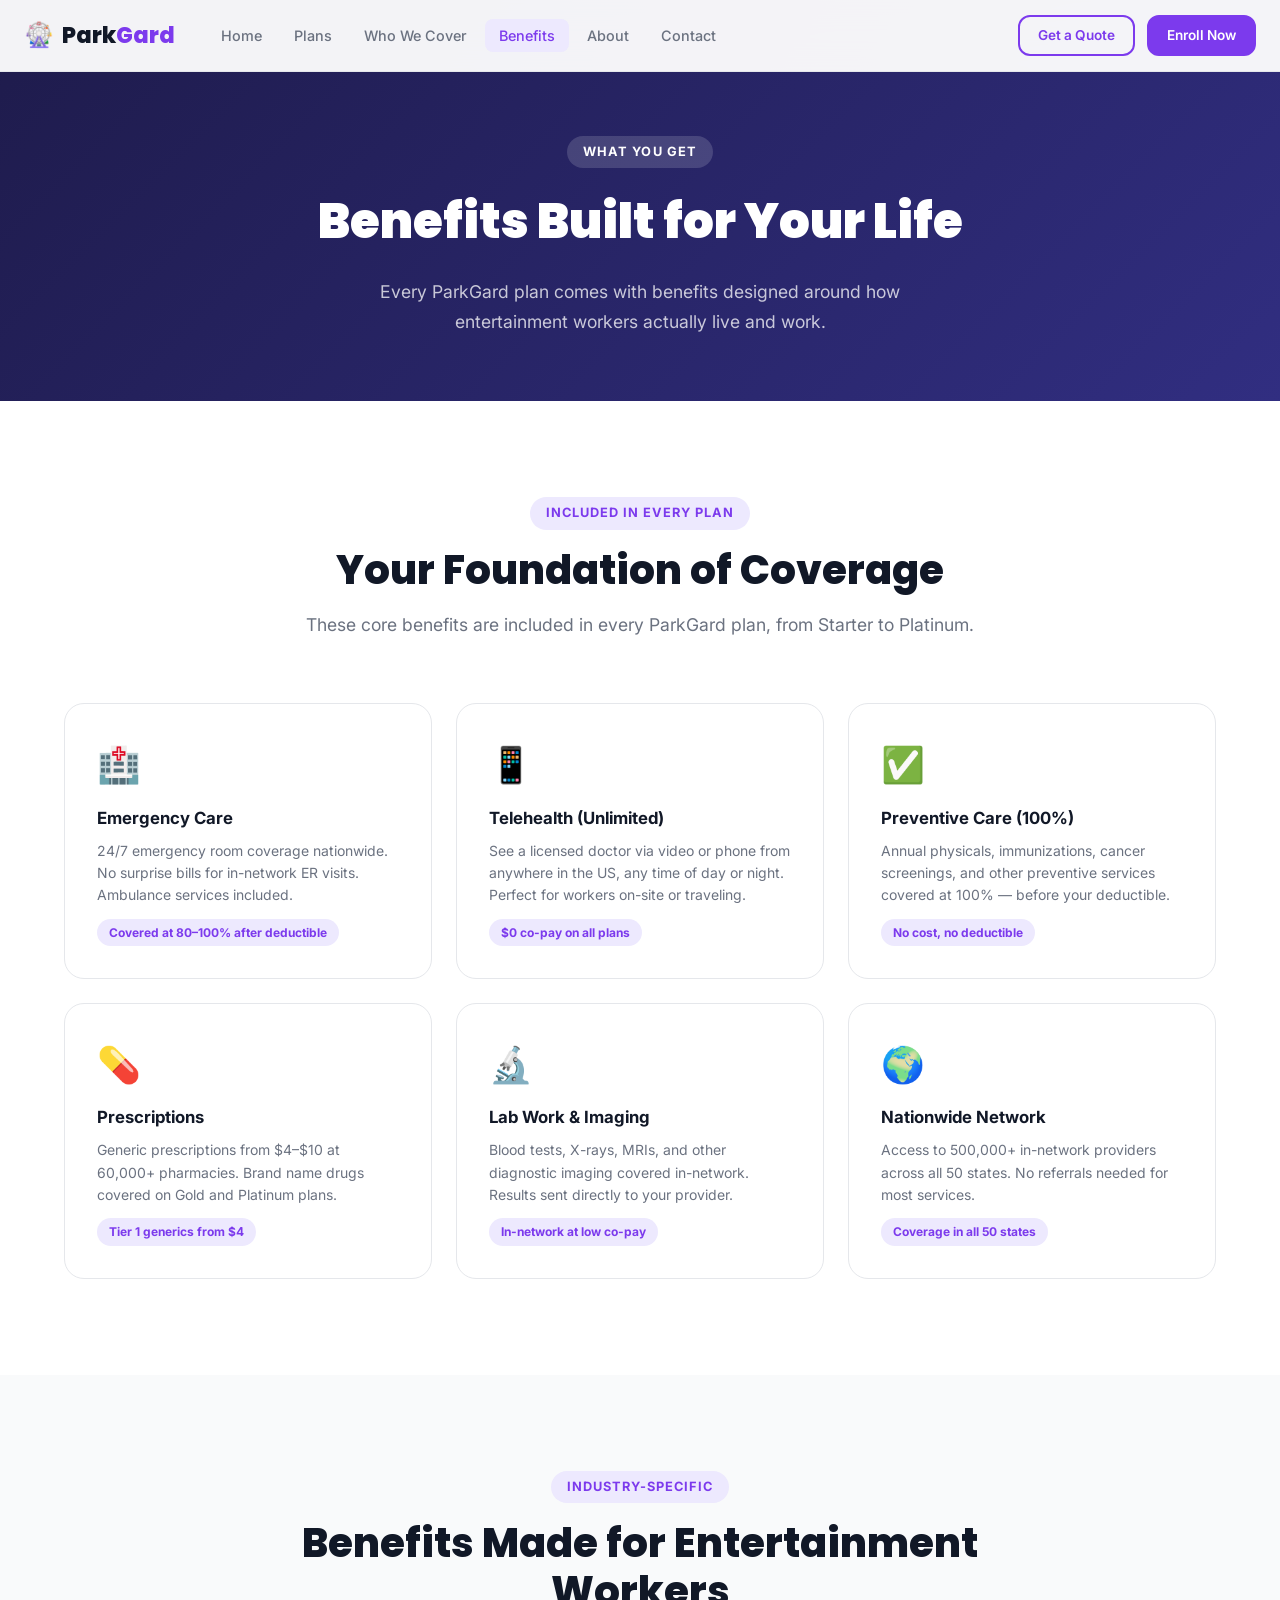
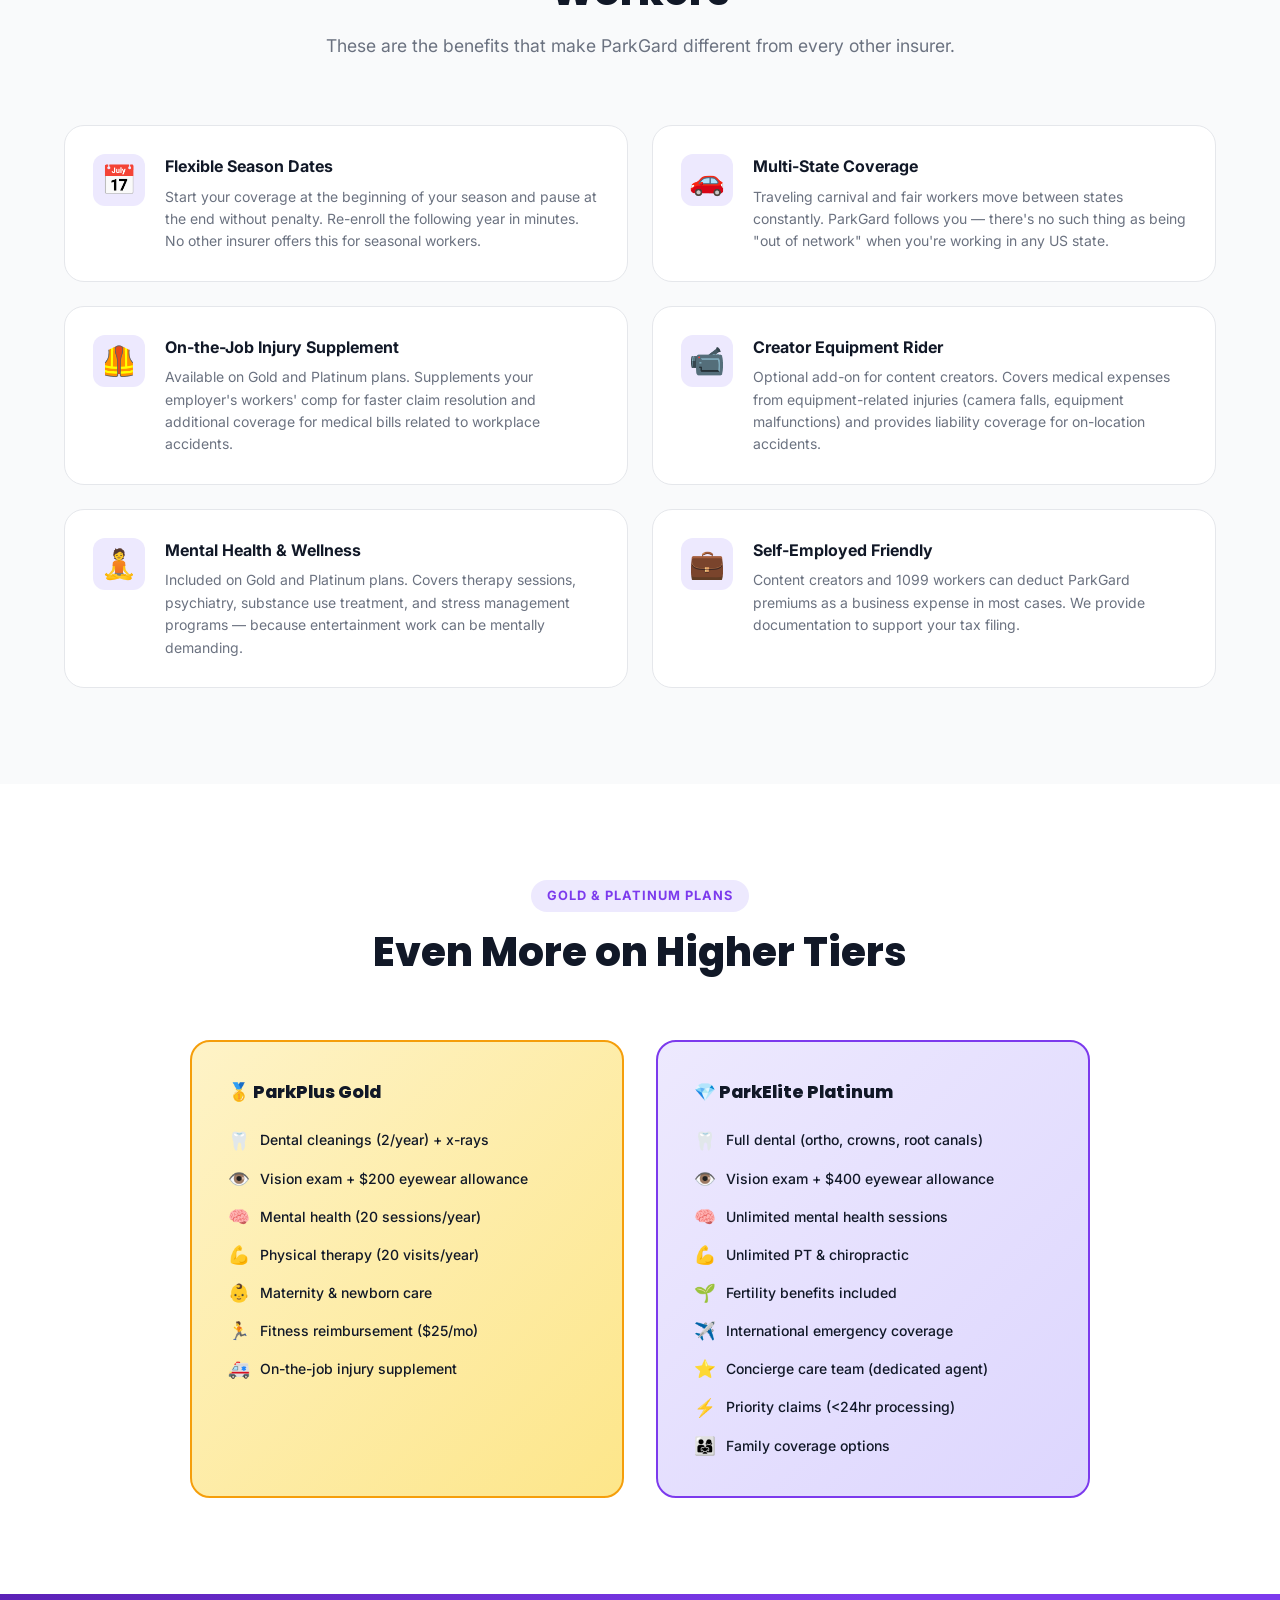
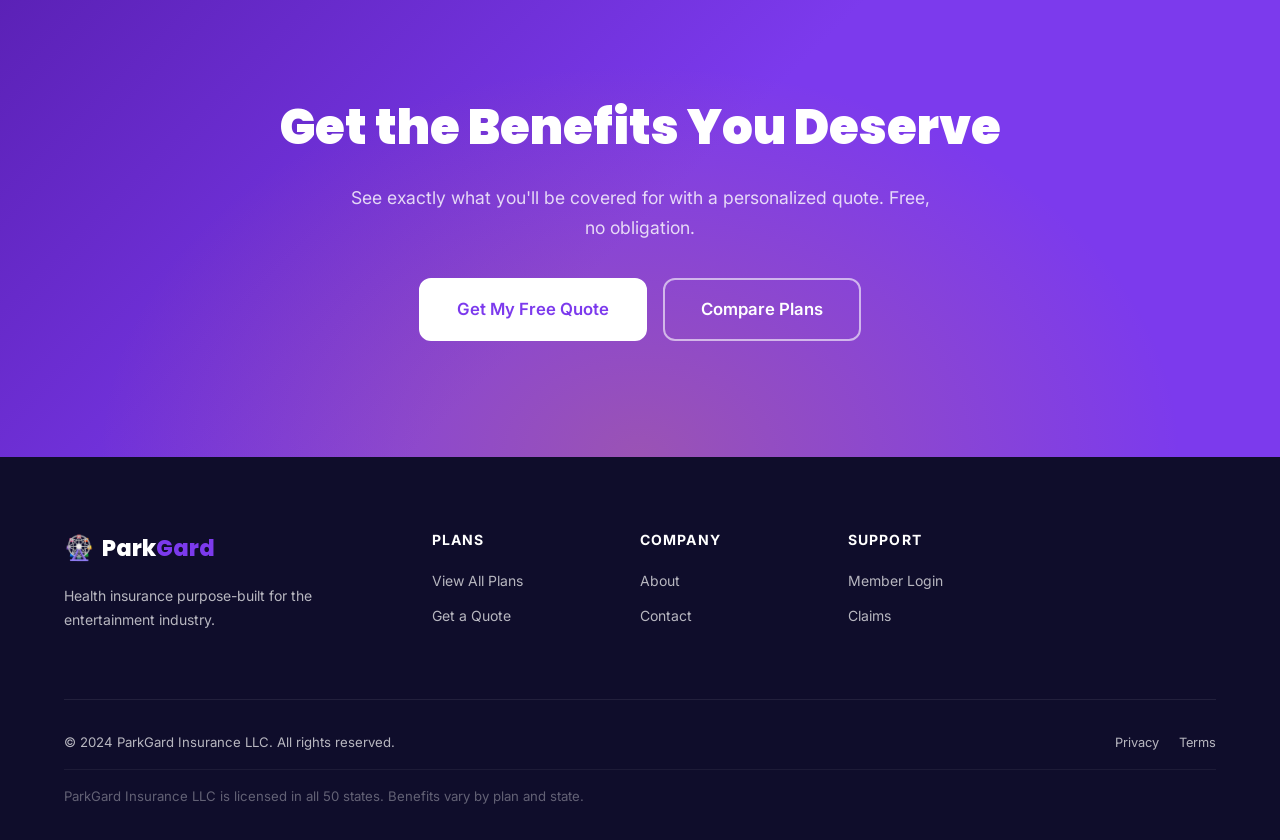
<file: parkgard/pages/benefits.html>
<!DOCTYPE html>
<html lang="en">
<head>
  <meta charset="UTF-8" />
  <meta name="viewport" content="width=device-width, initial-scale=1.0" />
  <title>Benefits – ParkGard Health Insurance</title>
  <link rel="stylesheet" href="../css/style.css" />
  <link rel="preconnect" href="https://fonts.googleapis.com" />
  <link href="https://fonts.googleapis.com/css2?family=Inter:wght@300;400;500;600;700;800;900&family=Poppins:wght@700;800;900&display=swap" rel="stylesheet" />
</head>
<body>

  <nav class="navbar" id="navbar">
    <div class="nav-container">
      <a href="../index.html" class="logo">
        <span class="logo-icon">🎡</span>
        <span class="logo-text">Park<span class="logo-accent">Gard</span></span>
      </a>
      <ul class="nav-links" id="navLinks">
        <li><a href="../index.html">Home</a></li>
        <li><a href="plans.html">Plans</a></li>
        <li><a href="who-we-cover.html">Who We Cover</a></li>
        <li><a href="benefits.html" class="active">Benefits</a></li>
        <li><a href="about.html">About</a></li>
        <li><a href="contact.html">Contact</a></li>
      </ul>
      <div class="nav-actions">
        <a href="quote.html" class="btn btn-outline">Get a Quote</a>
        <a href="enroll.html" class="btn btn-primary">Enroll Now</a>
      </div>
      <button class="hamburger" id="hamburger"><span></span><span></span><span></span></button>
    </div>
  </nav>

  <section class="page-hero">
    <div class="container">
      <div class="section-badge" style="background:rgba(255,255,255,.15);color:#fff;margin-bottom:16px;">What You Get</div>
      <h1>Benefits Built for Your Life</h1>
      <p>Every ParkGard plan comes with benefits designed around how entertainment workers actually live and work.</p>
    </div>
  </section>

  <!-- Core Benefits -->
  <section class="section">
    <div class="container">
      <div class="section-header">
        <div class="section-badge">Included in Every Plan</div>
        <h2>Your Foundation of Coverage</h2>
        <p>These core benefits are included in every ParkGard plan, from Starter to Platinum.</p>
      </div>
      <div class="benefits-full-grid">
        <div class="benefit-full-card">
          <div class="bfc-icon">🏥</div>
          <h3>Emergency Care</h3>
          <p>24/7 emergency room coverage nationwide. No surprise bills for in-network ER visits. Ambulance services included.</p>
          <div class="bfc-detail">Covered at 80–100% after deductible</div>
        </div>
        <div class="benefit-full-card">
          <div class="bfc-icon">📱</div>
          <h3>Telehealth (Unlimited)</h3>
          <p>See a licensed doctor via video or phone from anywhere in the US, any time of day or night. Perfect for workers on-site or traveling.</p>
          <div class="bfc-detail">$0 co-pay on all plans</div>
        </div>
        <div class="benefit-full-card">
          <div class="bfc-icon">✅</div>
          <h3>Preventive Care (100%)</h3>
          <p>Annual physicals, immunizations, cancer screenings, and other preventive services covered at 100% — before your deductible.</p>
          <div class="bfc-detail">No cost, no deductible</div>
        </div>
        <div class="benefit-full-card">
          <div class="bfc-icon">💊</div>
          <h3>Prescriptions</h3>
          <p>Generic prescriptions from $4–$10 at 60,000+ pharmacies. Brand name drugs covered on Gold and Platinum plans.</p>
          <div class="bfc-detail">Tier 1 generics from $4</div>
        </div>
        <div class="benefit-full-card">
          <div class="bfc-icon">🔬</div>
          <h3>Lab Work & Imaging</h3>
          <p>Blood tests, X-rays, MRIs, and other diagnostic imaging covered in-network. Results sent directly to your provider.</p>
          <div class="bfc-detail">In-network at low co-pay</div>
        </div>
        <div class="benefit-full-card">
          <div class="bfc-icon">🌍</div>
          <h3>Nationwide Network</h3>
          <p>Access to 500,000+ in-network providers across all 50 states. No referrals needed for most services.</p>
          <div class="bfc-detail">Coverage in all 50 states</div>
        </div>
      </div>
    </div>
  </section>

  <!-- Industry-Specific Benefits -->
  <section class="section bg-light">
    <div class="container">
      <div class="section-header">
        <div class="section-badge">Industry-Specific</div>
        <h2>Benefits Made for Entertainment Workers</h2>
        <p>These are the benefits that make ParkGard different from every other insurer.</p>
      </div>
      <div class="special-benefits-grid">
        <div class="special-benefit">
          <div class="sb-icon">📅</div>
          <div class="sb-content">
            <h3>Flexible Season Dates</h3>
            <p>Start your coverage at the beginning of your season and pause at the end without penalty. Re-enroll the following year in minutes. No other insurer offers this for seasonal workers.</p>
          </div>
        </div>
        <div class="special-benefit">
          <div class="sb-icon">🚗</div>
          <div class="sb-content">
            <h3>Multi-State Coverage</h3>
            <p>Traveling carnival and fair workers move between states constantly. ParkGard follows you — there's no such thing as being "out of network" when you're working in any US state.</p>
          </div>
        </div>
        <div class="special-benefit">
          <div class="sb-icon">🦺</div>
          <div class="sb-content">
            <h3>On-the-Job Injury Supplement</h3>
            <p>Available on Gold and Platinum plans. Supplements your employer's workers' comp for faster claim resolution and additional coverage for medical bills related to workplace accidents.</p>
          </div>
        </div>
        <div class="special-benefit">
          <div class="sb-icon">📹</div>
          <div class="sb-content">
            <h3>Creator Equipment Rider</h3>
            <p>Optional add-on for content creators. Covers medical expenses from equipment-related injuries (camera falls, equipment malfunctions) and provides liability coverage for on-location accidents.</p>
          </div>
        </div>
        <div class="special-benefit">
          <div class="sb-icon">🧘</div>
          <div class="sb-content">
            <h3>Mental Health & Wellness</h3>
            <p>Included on Gold and Platinum plans. Covers therapy sessions, psychiatry, substance use treatment, and stress management programs — because entertainment work can be mentally demanding.</p>
          </div>
        </div>
        <div class="special-benefit">
          <div class="sb-icon">💼</div>
          <div class="sb-content">
            <h3>Self-Employed Friendly</h3>
            <p>Content creators and 1099 workers can deduct ParkGard premiums as a business expense in most cases. We provide documentation to support your tax filing.</p>
          </div>
        </div>
      </div>
    </div>
  </section>

  <!-- Additional Benefits -->
  <section class="section">
    <div class="container">
      <div class="section-header">
        <div class="section-badge">Gold & Platinum Plans</div>
        <h2>Even More on Higher Tiers</h2>
      </div>
      <div class="tier-benefits-grid">
        <div class="tier-benefit-card gold">
          <div class="tb-tier">🥇 ParkPlus Gold</div>
          <ul>
            <li><span>🦷</span> Dental cleanings (2/year) + x-rays</li>
            <li><span>👁️</span> Vision exam + $200 eyewear allowance</li>
            <li><span>🧠</span> Mental health (20 sessions/year)</li>
            <li><span>💪</span> Physical therapy (20 visits/year)</li>
            <li><span>👶</span> Maternity & newborn care</li>
            <li><span>🏃</span> Fitness reimbursement ($25/mo)</li>
            <li><span>🚑</span> On-the-job injury supplement</li>
          </ul>
        </div>
        <div class="tier-benefit-card platinum">
          <div class="tb-tier">💎 ParkElite Platinum</div>
          <ul>
            <li><span>🦷</span> Full dental (ortho, crowns, root canals)</li>
            <li><span>👁️</span> Vision exam + $400 eyewear allowance</li>
            <li><span>🧠</span> Unlimited mental health sessions</li>
            <li><span>💪</span> Unlimited PT & chiropractic</li>
            <li><span>🌱</span> Fertility benefits included</li>
            <li><span>✈️</span> International emergency coverage</li>
            <li><span>⭐</span> Concierge care team (dedicated agent)</li>
            <li><span>⚡</span> Priority claims (&lt;24hr processing)</li>
            <li><span>👨‍👩‍👧</span> Family coverage options</li>
          </ul>
        </div>
      </div>
    </div>
  </section>

  <section class="cta-banner">
    <div class="cta-bg"></div>
    <div class="container">
      <div class="cta-content">
        <h2>Get the Benefits You Deserve</h2>
        <p>See exactly what you'll be covered for with a personalized quote. Free, no obligation.</p>
        <div class="cta-actions">
          <a href="quote.html" class="btn btn-white btn-lg">Get My Free Quote</a>
          <a href="plans.html" class="btn btn-outline-white btn-lg">Compare Plans</a>
        </div>
      </div>
    </div>
  </section>

  <footer class="footer">
    <div class="container">
      <div class="footer-grid">
        <div class="footer-brand">
          <div class="logo"><span class="logo-icon">🎡</span><span class="logo-text">Park<span class="logo-accent">Gard</span></span></div>
          <p>Health insurance purpose-built for the entertainment industry.</p>
        </div>
        <div class="footer-col"><h4>Plans</h4><ul><li><a href="plans.html">View All Plans</a></li><li><a href="quote.html">Get a Quote</a></li></ul></div>
        <div class="footer-col"><h4>Company</h4><ul><li><a href="about.html">About</a></li><li><a href="contact.html">Contact</a></li></ul></div>
        <div class="footer-col"><h4>Support</h4><ul><li><a href="#">Member Login</a></li><li><a href="#">Claims</a></li></ul></div>
      </div>
      <div class="footer-bottom">
        <p>&copy; 2024 ParkGard Insurance LLC. All rights reserved.</p>
        <div class="footer-legal"><a href="#">Privacy</a><a href="#">Terms</a></div>
        <p class="footer-disclaimer">ParkGard Insurance LLC is licensed in all 50 states. Benefits vary by plan and state.</p>
      </div>
    </div>
  </footer>

  <script src="../js/main.js"></script>
  <style>
    .benefits-full-grid {
      display: grid;
      grid-template-columns: repeat(3, 1fr);
      gap: 24px;
    }
    .benefit-full-card {
      background: #fff;
      border: 1px solid var(--border);
      border-radius: var(--radius-lg);
      padding: 32px;
      transition: var(--transition);
    }
    .benefit-full-card:hover { transform: translateY(-4px); box-shadow: var(--shadow-xl); }
    .bfc-icon { font-size: 2.2rem; margin-bottom: 12px; }
    .benefit-full-card h3 { font-size: 1.05rem; font-weight: 700; margin-bottom: 8px; }
    .benefit-full-card p { font-size: .875rem; color: var(--text-muted); line-height: 1.6; margin-bottom: 12px; }
    .bfc-detail {
      display: inline-block;
      padding: 4px 12px;
      background: var(--primary-light);
      color: var(--primary);
      border-radius: 100px;
      font-size: .75rem;
      font-weight: 700;
    }
    .special-benefits-grid {
      display: grid;
      grid-template-columns: repeat(2, 1fr);
      gap: 24px;
    }
    .special-benefit {
      display: flex;
      gap: 20px;
      background: #fff;
      border: 1px solid var(--border);
      border-radius: var(--radius-lg);
      padding: 28px;
      transition: var(--transition);
    }
    .special-benefit:hover { transform: translateY(-4px); box-shadow: var(--shadow-xl); }
    .sb-icon {
      font-size: 1.8rem;
      width: 52px; height: 52px;
      background: var(--primary-light);
      border-radius: 12px;
      display: flex;
      align-items: center;
      justify-content: center;
      flex-shrink: 0;
    }
    .sb-content h3 { font-size: 1rem; font-weight: 700; margin-bottom: 6px; }
    .sb-content p { font-size: .875rem; color: var(--text-muted); line-height: 1.6; }
    .tier-benefits-grid {
      display: grid;
      grid-template-columns: 1fr 1fr;
      gap: 32px;
      max-width: 900px;
      margin: 0 auto;
    }
    .tier-benefit-card {
      border-radius: var(--radius-lg);
      padding: 36px;
    }
    .tier-benefit-card.gold { background: linear-gradient(135deg, #FEF3C7, #FDE68A); border: 2px solid #F59E0B; }
    .tier-benefit-card.platinum { background: linear-gradient(135deg, var(--primary-light), #DDD6FE); border: 2px solid var(--primary); }
    .tb-tier {
      font-family: var(--font-display);
      font-size: 1.1rem;
      font-weight: 800;
      margin-bottom: 20px;
    }
    .tier-benefit-card ul { display: flex; flex-direction: column; gap: 10px; }
    .tier-benefit-card li {
      display: flex;
      align-items: center;
      gap: 10px;
      font-size: .875rem;
      font-weight: 500;
    }
    .tier-benefit-card li span { font-size: 1.1rem; }
    @media (max-width: 900px) {
      .benefits-full-grid { grid-template-columns: 1fr 1fr; }
      .special-benefits-grid { grid-template-columns: 1fr; }
      .tier-benefits-grid { grid-template-columns: 1fr; }
    }
    @media (max-width: 600px) {
      .benefits-full-grid { grid-template-columns: 1fr; }
    }
  </style>
</body>
</html>
</file>
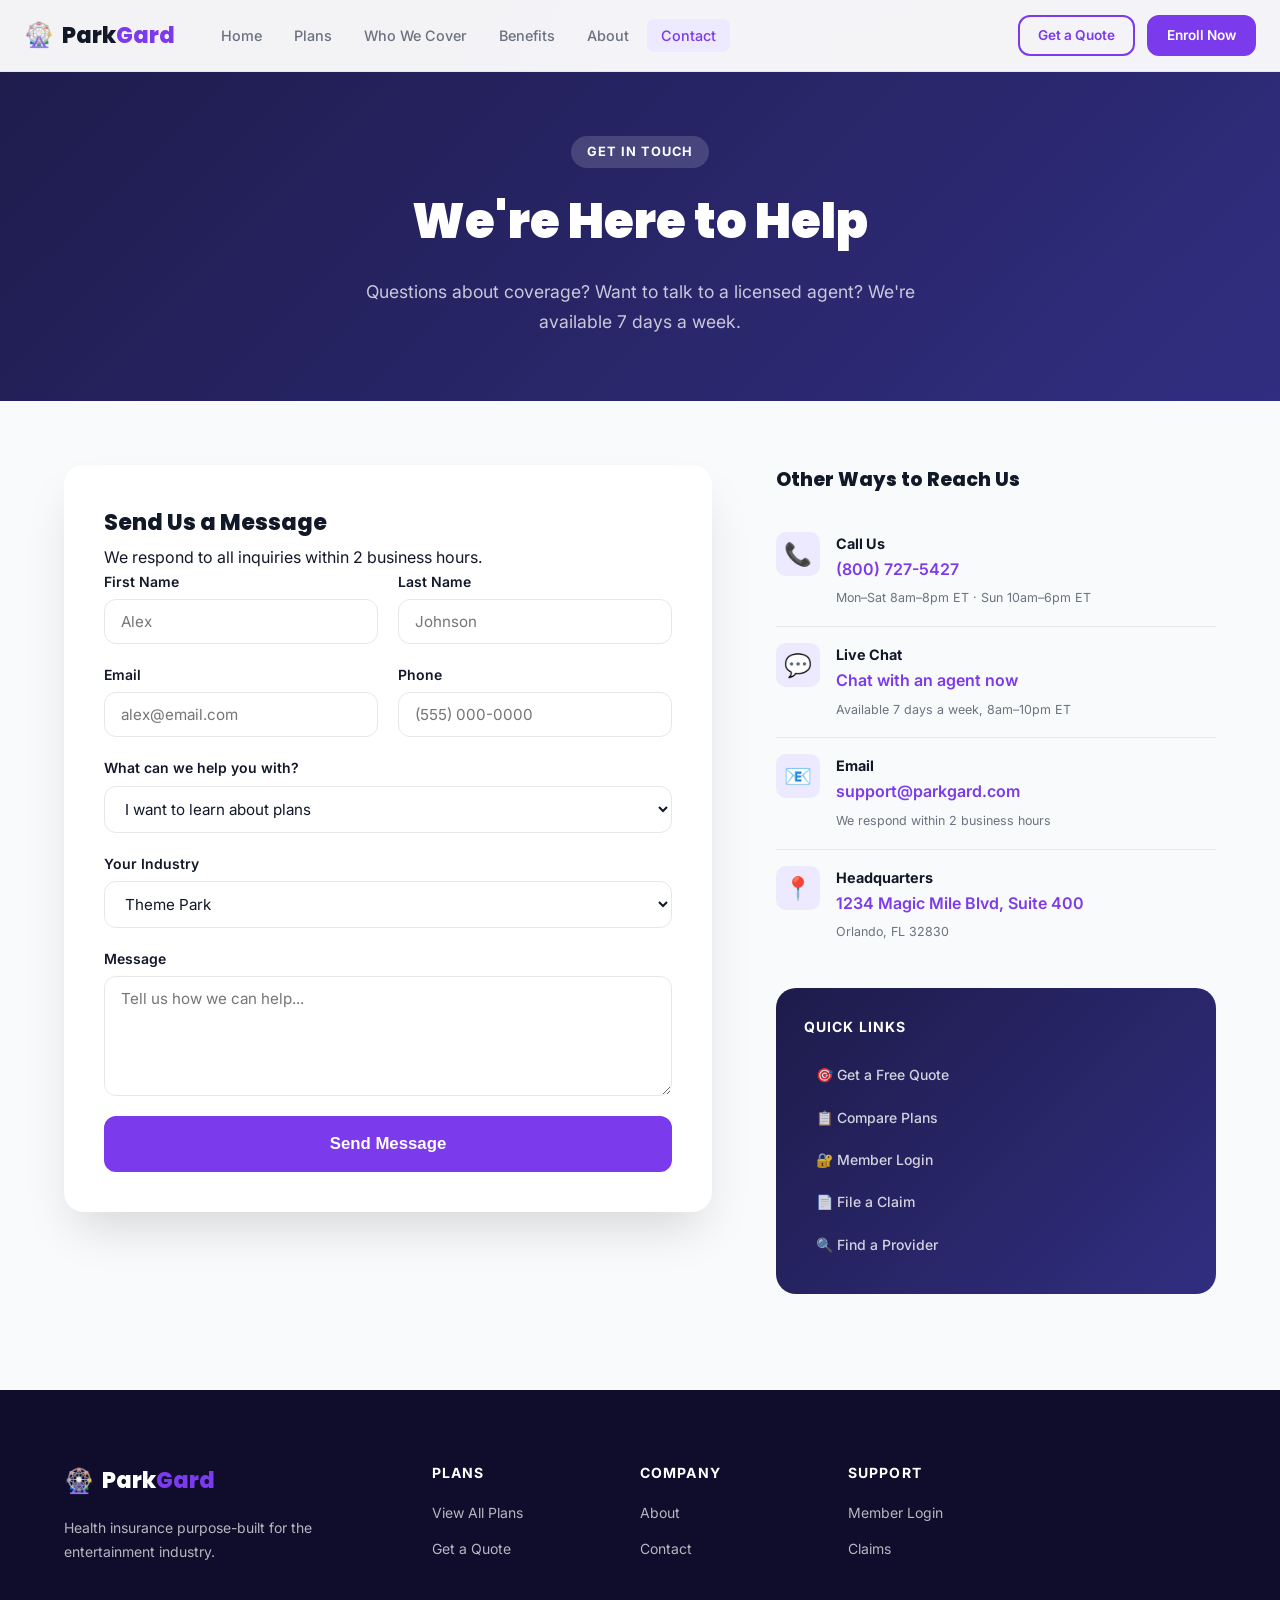
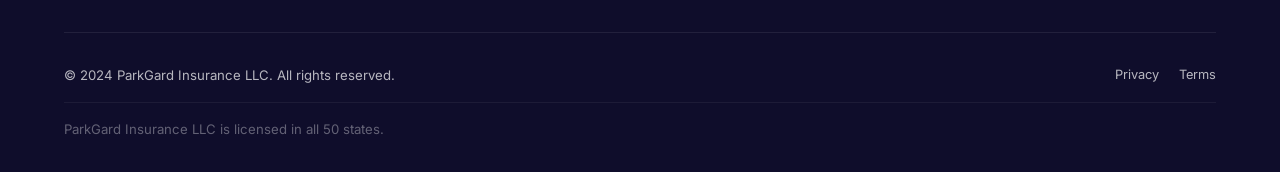
<file: parkgard/pages/contact.html>
<!DOCTYPE html>
<html lang="en">
<head>
  <meta charset="UTF-8" />
  <meta name="viewport" content="width=device-width, initial-scale=1.0" />
  <title>Contact Us – ParkGard Health Insurance</title>
  <link rel="stylesheet" href="../css/style.css" />
  <link rel="preconnect" href="https://fonts.googleapis.com" />
  <link href="https://fonts.googleapis.com/css2?family=Inter:wght@300;400;500;600;700;800;900&family=Poppins:wght@700;800;900&display=swap" rel="stylesheet" />
</head>
<body>

  <nav class="navbar" id="navbar">
    <div class="nav-container">
      <a href="../index.html" class="logo">
        <span class="logo-icon">🎡</span>
        <span class="logo-text">Park<span class="logo-accent">Gard</span></span>
      </a>
      <ul class="nav-links" id="navLinks">
        <li><a href="../index.html">Home</a></li>
        <li><a href="plans.html">Plans</a></li>
        <li><a href="who-we-cover.html">Who We Cover</a></li>
        <li><a href="benefits.html">Benefits</a></li>
        <li><a href="about.html">About</a></li>
        <li><a href="contact.html" class="active">Contact</a></li>
      </ul>
      <div class="nav-actions">
        <a href="quote.html" class="btn btn-outline">Get a Quote</a>
        <a href="enroll.html" class="btn btn-primary">Enroll Now</a>
      </div>
      <button class="hamburger" id="hamburger"><span></span><span></span><span></span></button>
    </div>
  </nav>

  <section class="page-hero">
    <div class="container">
      <div class="section-badge" style="background:rgba(255,255,255,.15);color:#fff;margin-bottom:16px;">Get in Touch</div>
      <h1>We're Here to Help</h1>
      <p>Questions about coverage? Want to talk to a licensed agent? We're available 7 days a week.</p>
    </div>
  </section>

  <section class="section bg-light" style="padding-top:0;margin-top:0;">
    <div class="container" style="padding-top:64px;">
      <div class="contact-layout">
        <!-- Contact Form -->
        <div class="contact-form-wrapper">
          <h3>Send Us a Message</h3>
          <p class="step-subtitle">We respond to all inquiries within 2 business hours.</p>
          <div class="form-row">
            <div class="form-group">
              <label>First Name</label>
              <input type="text" placeholder="Alex" />
            </div>
            <div class="form-group">
              <label>Last Name</label>
              <input type="text" placeholder="Johnson" />
            </div>
          </div>
          <div class="form-row">
            <div class="form-group">
              <label>Email</label>
              <input type="email" placeholder="alex@email.com" />
            </div>
            <div class="form-group">
              <label>Phone</label>
              <input type="tel" placeholder="(555) 000-0000" />
            </div>
          </div>
          <div class="form-group">
            <label>What can we help you with?</label>
            <select>
              <option>I want to learn about plans</option>
              <option>I need help with enrollment</option>
              <option>I have a question about my existing plan</option>
              <option>I need help with a claim</option>
              <option>Group / employer coverage inquiry</option>
              <option>Media / press inquiry</option>
              <option>Something else</option>
            </select>
          </div>
          <div class="form-group">
            <label>Your Industry</label>
            <select>
              <option>Theme Park</option>
              <option>Amusement / Water Park</option>
              <option>Carnival / Fair</option>
              <option>Content Creator</option>
              <option>Other Entertainment</option>
            </select>
          </div>
          <div class="form-group">
            <label>Message</label>
            <textarea placeholder="Tell us how we can help..."></textarea>
          </div>
          <div class="form-submit">
            <button class="btn btn-primary btn-full btn-lg" onclick="submitContact()">Send Message</button>
          </div>
          <div id="contactSuccess" style="display:none;text-align:center;padding:24px;background:#D1FAE5;border-radius:var(--radius);margin-top:16px;">
            <div style="font-size:2rem;margin-bottom:8px;">✅</div>
            <strong>Message sent!</strong>
            <p style="font-size:.875rem;color:#065F46;margin-top:4px;">A licensed agent will reach out within 2 business hours.</p>
          </div>
        </div>

        <!-- Contact Info -->
        <div class="contact-info">
          <div class="contact-methods">
            <h3>Other Ways to Reach Us</h3>
            <div class="contact-method">
              <div class="cm-icon">📞</div>
              <div>
                <strong>Call Us</strong>
                <p>(800) 727-5427</p>
                <span>Mon–Sat 8am–8pm ET · Sun 10am–6pm ET</span>
              </div>
            </div>
            <div class="contact-method">
              <div class="cm-icon">💬</div>
              <div>
                <strong>Live Chat</strong>
                <p>Chat with an agent now</p>
                <span>Available 7 days a week, 8am–10pm ET</span>
              </div>
            </div>
            <div class="contact-method">
              <div class="cm-icon">📧</div>
              <div>
                <strong>Email</strong>
                <p>support@parkgard.com</p>
                <span>We respond within 2 business hours</span>
              </div>
            </div>
            <div class="contact-method">
              <div class="cm-icon">📍</div>
              <div>
                <strong>Headquarters</strong>
                <p>1234 Magic Mile Blvd, Suite 400</p>
                <span>Orlando, FL 32830</span>
              </div>
            </div>
          </div>

          <div class="quick-links-card">
            <h4>Quick Links</h4>
            <a href="quote.html" class="quick-link">🎯 Get a Free Quote</a>
            <a href="plans.html" class="quick-link">📋 Compare Plans</a>
            <a href="#" class="quick-link">🔐 Member Login</a>
            <a href="#" class="quick-link">📄 File a Claim</a>
            <a href="#" class="quick-link">🔍 Find a Provider</a>
          </div>
        </div>
      </div>
    </div>
  </section>

  <footer class="footer">
    <div class="container">
      <div class="footer-grid">
        <div class="footer-brand">
          <div class="logo"><span class="logo-icon">🎡</span><span class="logo-text">Park<span class="logo-accent">Gard</span></span></div>
          <p>Health insurance purpose-built for the entertainment industry.</p>
        </div>
        <div class="footer-col"><h4>Plans</h4><ul><li><a href="plans.html">View All Plans</a></li><li><a href="quote.html">Get a Quote</a></li></ul></div>
        <div class="footer-col"><h4>Company</h4><ul><li><a href="about.html">About</a></li><li><a href="contact.html">Contact</a></li></ul></div>
        <div class="footer-col"><h4>Support</h4><ul><li><a href="#">Member Login</a></li><li><a href="#">Claims</a></li></ul></div>
      </div>
      <div class="footer-bottom">
        <p>&copy; 2024 ParkGard Insurance LLC. All rights reserved.</p>
        <div class="footer-legal"><a href="#">Privacy</a><a href="#">Terms</a></div>
        <p class="footer-disclaimer">ParkGard Insurance LLC is licensed in all 50 states.</p>
      </div>
    </div>
  </footer>

  <script src="../js/main.js"></script>
  <style>
    .contact-layout {
      display: grid;
      grid-template-columns: 1fr 1fr;
      gap: 64px;
      align-items: start;
    }
    .contact-form-wrapper {
      background: #fff;
      border-radius: var(--radius-lg);
      padding: 40px;
      box-shadow: var(--shadow-xl);
    }
    .contact-form-wrapper h3 {
      font-family: var(--font-display);
      font-size: 1.4rem;
      font-weight: 800;
      margin-bottom: 4px;
    }
    .contact-methods { margin-bottom: 28px; }
    .contact-methods h3 {
      font-family: var(--font-display);
      font-size: 1.2rem;
      font-weight: 800;
      margin-bottom: 20px;
    }
    .contact-method {
      display: flex;
      gap: 16px;
      align-items: flex-start;
      padding: 16px 0;
      border-bottom: 1px solid var(--border);
    }
    .contact-method:last-child { border-bottom: none; }
    .cm-icon {
      font-size: 1.4rem;
      width: 44px;
      height: 44px;
      background: var(--primary-light);
      border-radius: 10px;
      display: flex;
      align-items: center;
      justify-content: center;
      flex-shrink: 0;
    }
    .contact-method strong { display: block; font-size: .9rem; font-weight: 700; }
    .contact-method p { font-size: 1rem; font-weight: 600; color: var(--primary); margin: 2px 0; }
    .contact-method span { font-size: .78rem; color: var(--text-muted); }
    .quick-links-card {
      background: linear-gradient(135deg, var(--bg-dark), #312E81);
      border-radius: var(--radius-lg);
      padding: 28px;
    }
    .quick-links-card h4 {
      color: #fff;
      font-size: .875rem;
      font-weight: 700;
      text-transform: uppercase;
      letter-spacing: .08em;
      margin-bottom: 16px;
    }
    .quick-link {
      display: flex;
      align-items: center;
      gap: 10px;
      padding: 10px 12px;
      color: rgba(255,255,255,.8);
      border-radius: 8px;
      font-size: .875rem;
      font-weight: 500;
      transition: var(--transition);
    }
    .quick-link:hover { background: rgba(255,255,255,.1); color: #fff; padding-left: 16px; }
    @media (max-width: 768px) {
      .contact-layout { grid-template-columns: 1fr; }
    }
  </style>
  <script>
    function submitContact() {
      document.getElementById('contactSuccess').style.display = 'block';
      document.getElementById('contactSuccess').scrollIntoView({ behavior: 'smooth' });
    }
  </script>
</body>
</html>
</file>
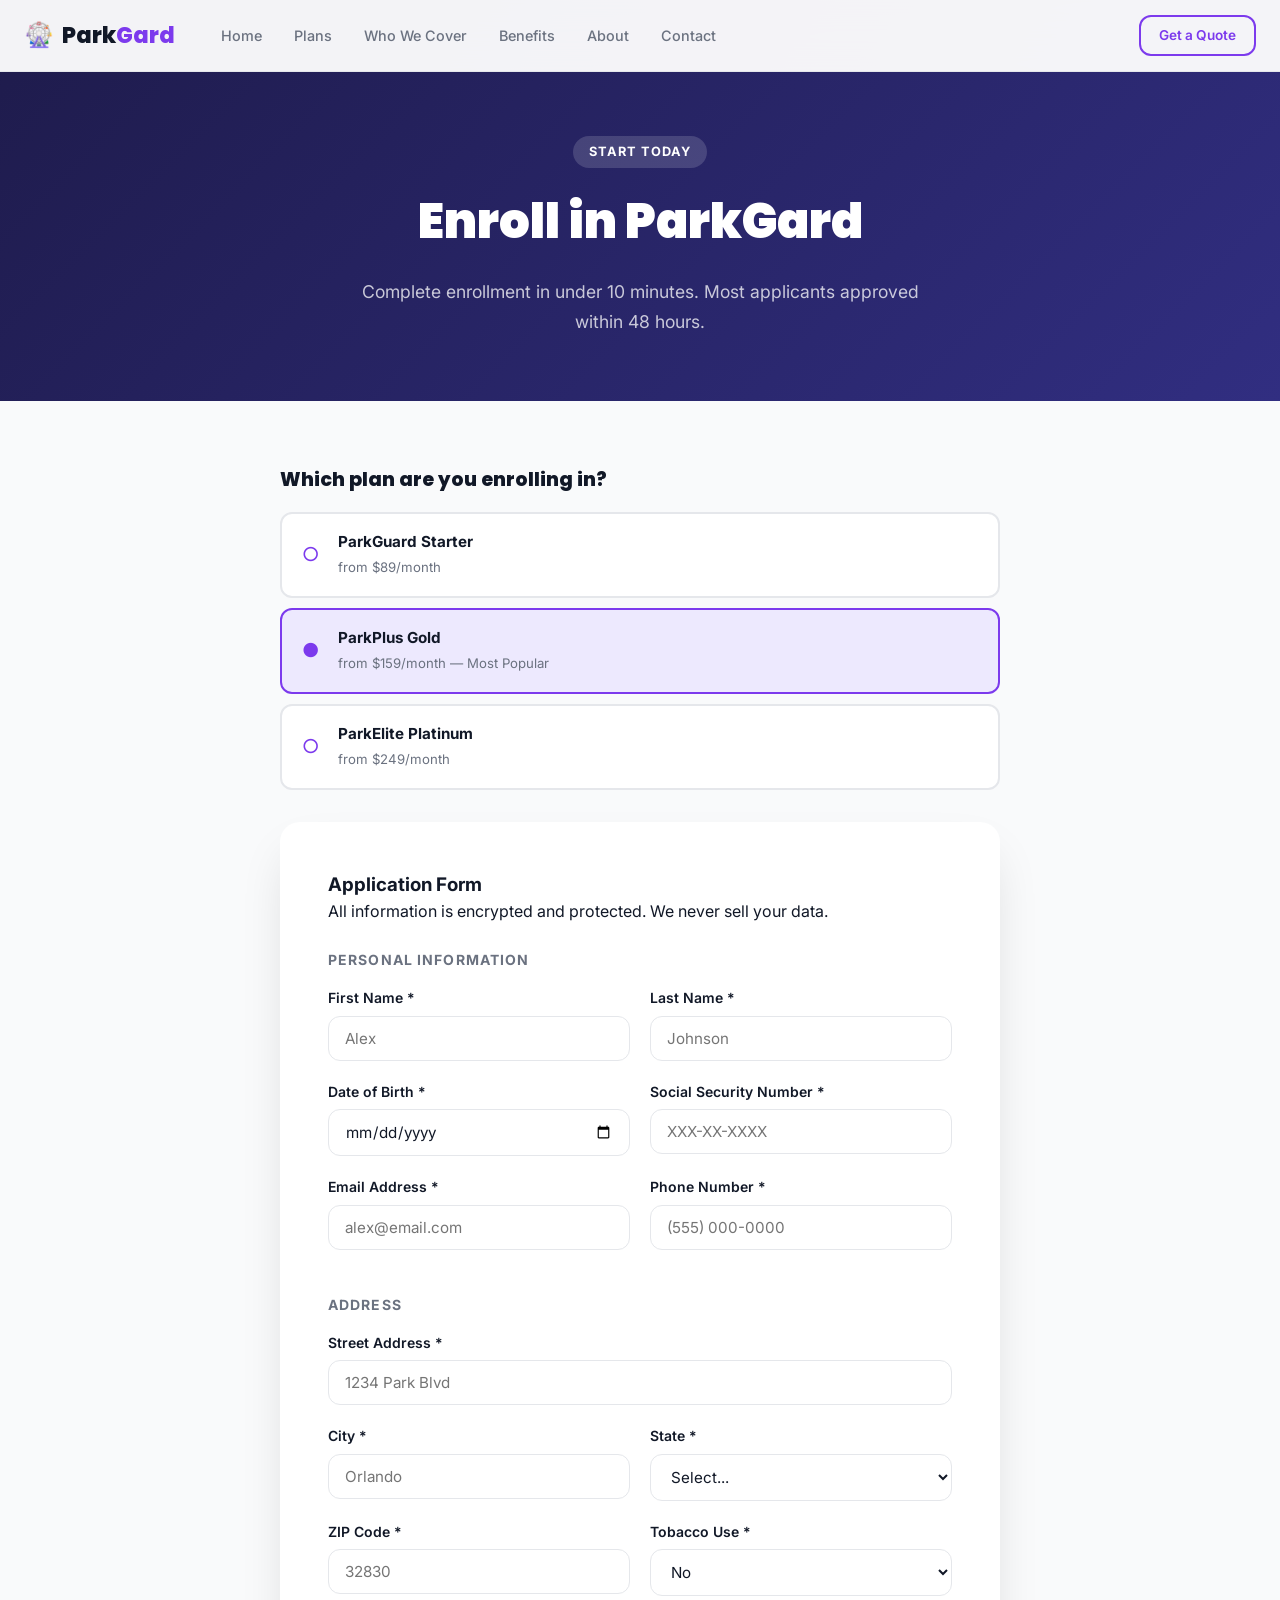
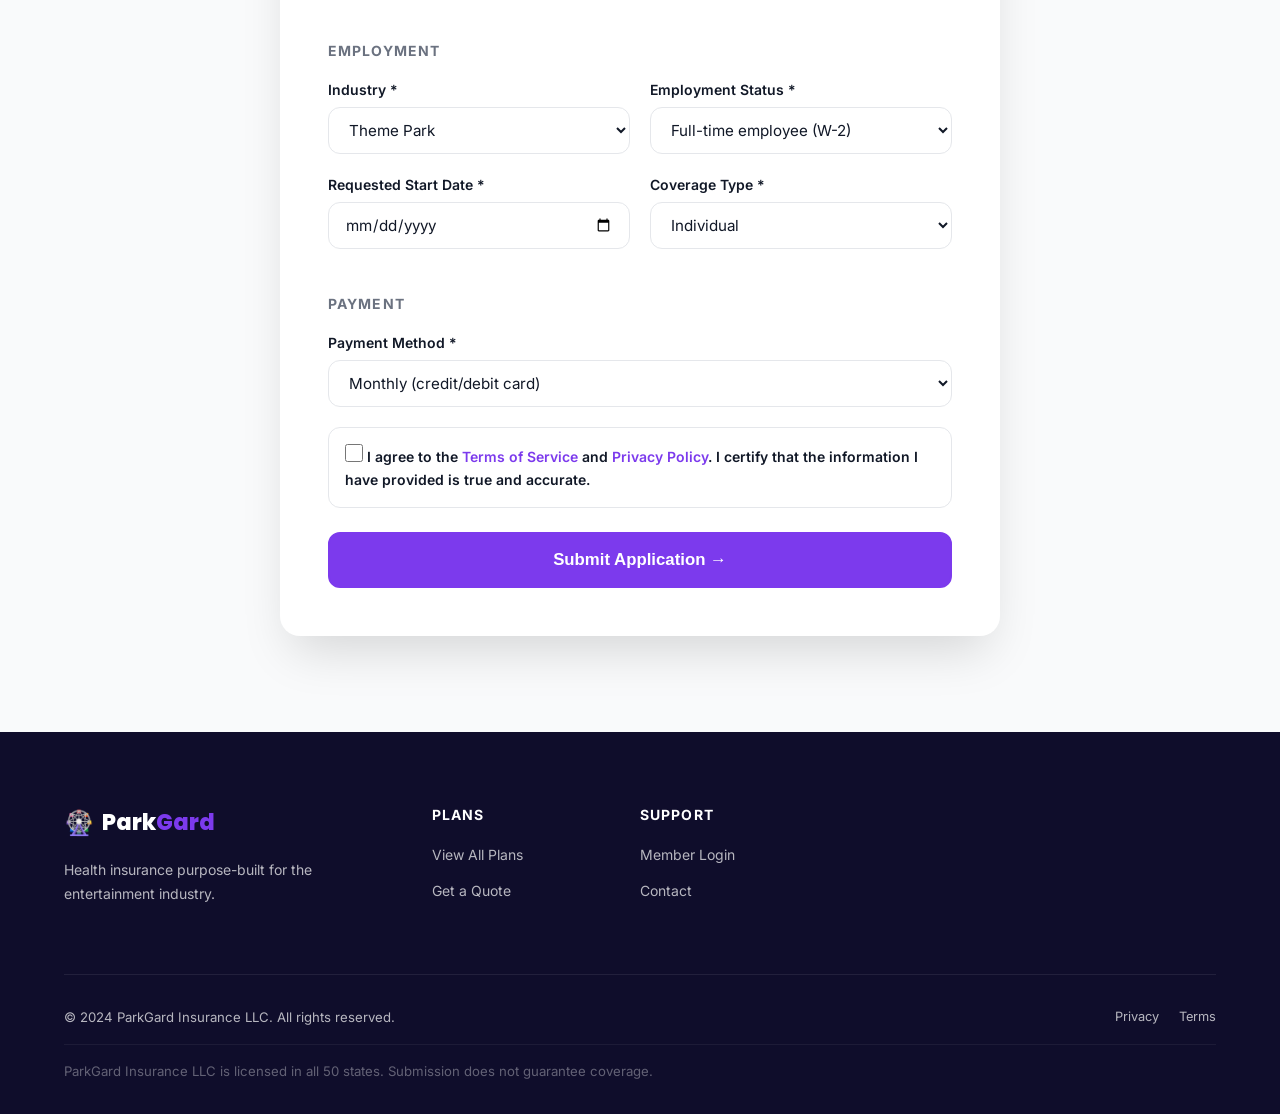
<file: parkgard/pages/enroll.html>
<!DOCTYPE html>
<html lang="en">
<head>
  <meta charset="UTF-8" />
  <meta name="viewport" content="width=device-width, initial-scale=1.0" />
  <title>Enroll Now – ParkGard Health Insurance</title>
  <link rel="stylesheet" href="../css/style.css" />
  <link rel="preconnect" href="https://fonts.googleapis.com" />
  <link href="https://fonts.googleapis.com/css2?family=Inter:wght@300;400;500;600;700;800;900&family=Poppins:wght@700;800;900&display=swap" rel="stylesheet" />
</head>
<body>

  <nav class="navbar" id="navbar">
    <div class="nav-container">
      <a href="../index.html" class="logo">
        <span class="logo-icon">🎡</span>
        <span class="logo-text">Park<span class="logo-accent">Gard</span></span>
      </a>
      <ul class="nav-links" id="navLinks">
        <li><a href="../index.html">Home</a></li>
        <li><a href="plans.html">Plans</a></li>
        <li><a href="who-we-cover.html">Who We Cover</a></li>
        <li><a href="benefits.html">Benefits</a></li>
        <li><a href="about.html">About</a></li>
        <li><a href="contact.html">Contact</a></li>
      </ul>
      <div class="nav-actions">
        <a href="quote.html" class="btn btn-outline">Get a Quote</a>
      </div>
      <button class="hamburger" id="hamburger"><span></span><span></span><span></span></button>
    </div>
  </nav>

  <section class="page-hero">
    <div class="container">
      <div class="section-badge" style="background:rgba(255,255,255,.15);color:#fff;margin-bottom:16px;">Start Today</div>
      <h1>Enroll in ParkGard</h1>
      <p>Complete enrollment in under 10 minutes. Most applicants approved within 48 hours.</p>
    </div>
  </section>

  <section style="padding:64px 0 96px;background:var(--bg-light);">
    <div class="container">
      <!-- Plan Selector -->
      <div class="enroll-plan-select">
        <h3>Which plan are you enrolling in?</h3>
        <div class="enroll-plans">
          <div class="enroll-plan-option" onclick="selectPlan(this, 'starter')">
            <div class="ep-check">○</div>
            <div class="ep-info">
              <strong>ParkGuard Starter</strong>
              <span>from $89/month</span>
            </div>
          </div>
          <div class="enroll-plan-option selected" onclick="selectPlan(this, 'gold')">
            <div class="ep-check">●</div>
            <div class="ep-info">
              <strong>ParkPlus Gold</strong>
              <span>from $159/month — Most Popular</span>
            </div>
          </div>
          <div class="enroll-plan-option" onclick="selectPlan(this, 'platinum')">
            <div class="ep-check">○</div>
            <div class="ep-info">
              <strong>ParkElite Platinum</strong>
              <span>from $249/month</span>
            </div>
          </div>
        </div>
      </div>

      <div class="quote-form-wrapper" style="margin-top:32px;">
        <h3>Application Form</h3>
        <p class="step-subtitle">All information is encrypted and protected. We never sell your data.</p>

        <h4 style="margin:24px 0 16px;font-size:.875rem;text-transform:uppercase;letter-spacing:.08em;color:var(--text-muted);">Personal Information</h4>
        <div class="form-row">
          <div class="form-group"><label>First Name *</label><input type="text" placeholder="Alex" required /></div>
          <div class="form-group"><label>Last Name *</label><input type="text" placeholder="Johnson" required /></div>
        </div>
        <div class="form-row">
          <div class="form-group"><label>Date of Birth *</label><input type="date" required /></div>
          <div class="form-group"><label>Social Security Number *</label><input type="text" placeholder="XXX-XX-XXXX" /></div>
        </div>
        <div class="form-row">
          <div class="form-group"><label>Email Address *</label><input type="email" placeholder="alex@email.com" required /></div>
          <div class="form-group"><label>Phone Number *</label><input type="tel" placeholder="(555) 000-0000" required /></div>
        </div>

        <h4 style="margin:24px 0 16px;font-size:.875rem;text-transform:uppercase;letter-spacing:.08em;color:var(--text-muted);">Address</h4>
        <div class="form-group"><label>Street Address *</label><input type="text" placeholder="1234 Park Blvd" /></div>
        <div class="form-row">
          <div class="form-group"><label>City *</label><input type="text" placeholder="Orlando" /></div>
          <div class="form-group"><label>State *</label><select><option value="">Select...</option><option>FL</option><option>CA</option><option>TX</option><option>NY</option></select></div>
        </div>
        <div class="form-row">
          <div class="form-group"><label>ZIP Code *</label><input type="text" placeholder="32830" /></div>
          <div class="form-group"><label>Tobacco Use *</label><select><option>No</option><option>Yes</option></select></div>
        </div>

        <h4 style="margin:24px 0 16px;font-size:.875rem;text-transform:uppercase;letter-spacing:.08em;color:var(--text-muted);">Employment</h4>
        <div class="form-row">
          <div class="form-group"><label>Industry *</label>
            <select>
              <option>Theme Park</option><option>Amusement / Water Park</option>
              <option>Carnival / Fair</option><option>Content Creator</option><option>Other</option>
            </select>
          </div>
          <div class="form-group"><label>Employment Status *</label>
            <select>
              <option>Full-time employee (W-2)</option><option>Part-time employee (W-2)</option>
              <option>Seasonal employee</option><option>Self-employed / 1099</option>
            </select>
          </div>
        </div>
        <div class="form-row">
          <div class="form-group"><label>Requested Start Date *</label><input type="date" /></div>
          <div class="form-group"><label>Coverage Type *</label>
            <select>
              <option>Individual</option><option>Individual + Spouse</option>
              <option>Individual + Children</option><option>Family</option>
            </select>
          </div>
        </div>

        <h4 style="margin:24px 0 16px;font-size:.875rem;text-transform:uppercase;letter-spacing:.08em;color:var(--text-muted);">Payment</h4>
        <div class="form-group"><label>Payment Method *</label>
          <select>
            <option>Monthly (credit/debit card)</option>
            <option>Monthly (bank draft / ACH)</option>
            <option>Annual (10% discount)</option>
          </select>
        </div>

        <div class="form-group" style="margin-top:8px;">
          <label class="checkbox-option" style="padding:16px;border:1.5px solid var(--border);border-radius:var(--radius);">
            <input type="checkbox" required />
            I agree to the <a href="#" style="color:var(--primary);">Terms of Service</a> and <a href="#" style="color:var(--primary);">Privacy Policy</a>. I certify that the information I have provided is true and accurate.
          </label>
        </div>

        <div class="form-submit" style="margin-top:24px;">
          <button class="btn btn-primary btn-full btn-lg" onclick="submitEnroll()">Submit Application →</button>
        </div>

        <div id="enrollSuccess" style="display:none;text-align:center;padding:36px;background:#D1FAE5;border-radius:var(--radius);margin-top:16px;">
          <div style="font-size:3.5rem;margin-bottom:16px;">🎉</div>
          <h3 style="font-family:var(--font-display);font-size:1.4rem;margin-bottom:8px;">Application Submitted!</h3>
          <p style="color:#065F46;">Your application is under review. You'll receive an email confirmation shortly, and a licensed agent will contact you within 24 hours to finalize your coverage.</p>
          <p style="margin-top:12px;font-size:.875rem;color:#065F46;">Application #: PG-2024-<strong id="appNum"></strong></p>
        </div>
      </div>
    </div>
  </section>

  <footer class="footer">
    <div class="container">
      <div class="footer-grid">
        <div class="footer-brand">
          <div class="logo"><span class="logo-icon">🎡</span><span class="logo-text">Park<span class="logo-accent">Gard</span></span></div>
          <p>Health insurance purpose-built for the entertainment industry.</p>
        </div>
        <div class="footer-col"><h4>Plans</h4><ul><li><a href="plans.html">View All Plans</a></li><li><a href="quote.html">Get a Quote</a></li></ul></div>
        <div class="footer-col"><h4>Support</h4><ul><li><a href="#">Member Login</a></li><li><a href="contact.html">Contact</a></li></ul></div>
      </div>
      <div class="footer-bottom">
        <p>&copy; 2024 ParkGard Insurance LLC. All rights reserved.</p>
        <div class="footer-legal"><a href="#">Privacy</a><a href="#">Terms</a></div>
        <p class="footer-disclaimer">ParkGard Insurance LLC is licensed in all 50 states. Submission does not guarantee coverage.</p>
      </div>
    </div>
  </footer>

  <script src="../js/main.js"></script>
  <style>
    .enroll-plan-select {
      max-width: 720px;
      margin: 0 auto;
    }
    .enroll-plan-select h3 {
      font-family: var(--font-display);
      font-size: 1.2rem;
      font-weight: 800;
      margin-bottom: 16px;
    }
    .enroll-plans { display: flex; flex-direction: column; gap: 10px; }
    .enroll-plan-option {
      display: flex;
      align-items: center;
      gap: 16px;
      padding: 16px 20px;
      background: #fff;
      border: 2px solid var(--border);
      border-radius: var(--radius);
      cursor: pointer;
      transition: var(--transition);
    }
    .enroll-plan-option:hover { border-color: var(--primary); }
    .enroll-plan-option.selected { border-color: var(--primary); background: var(--primary-light); }
    .ep-check { font-size: 1.2rem; color: var(--primary); width: 20px; flex-shrink: 0; }
    .ep-info strong { display: block; font-size: .95rem; font-weight: 700; }
    .ep-info span { font-size: .825rem; color: var(--text-muted); }
    .checkbox-option input { width: 18px; height: 18px; flex-shrink: 0; }
  </style>
  <script>
    function selectPlan(el, plan) {
      document.querySelectorAll('.enroll-plan-option').forEach(e => {
        e.classList.remove('selected');
        e.querySelector('.ep-check').textContent = '○';
      });
      el.classList.add('selected');
      el.querySelector('.ep-check').textContent = '●';
    }

    function submitEnroll() {
      const num = Math.floor(Math.random() * 90000) + 10000;
      document.getElementById('appNum').textContent = num;
      document.getElementById('enrollSuccess').style.display = 'block';
      document.getElementById('enrollSuccess').scrollIntoView({ behavior: 'smooth' });
    }

    const params = new URLSearchParams(window.location.search);
    if (params.get('plan')) {
      const planMap = { starter: 0, gold: 1, platinum: 2 };
      const idx = planMap[params.get('plan')];
      if (idx !== undefined) {
        const options = document.querySelectorAll('.enroll-plan-option');
        options.forEach((o, i) => {
          o.classList.remove('selected');
          o.querySelector('.ep-check').textContent = '○';
        });
        options[idx].classList.add('selected');
        options[idx].querySelector('.ep-check').textContent = '●';
      }
    }
  </script>
</body>
</html>
</file>
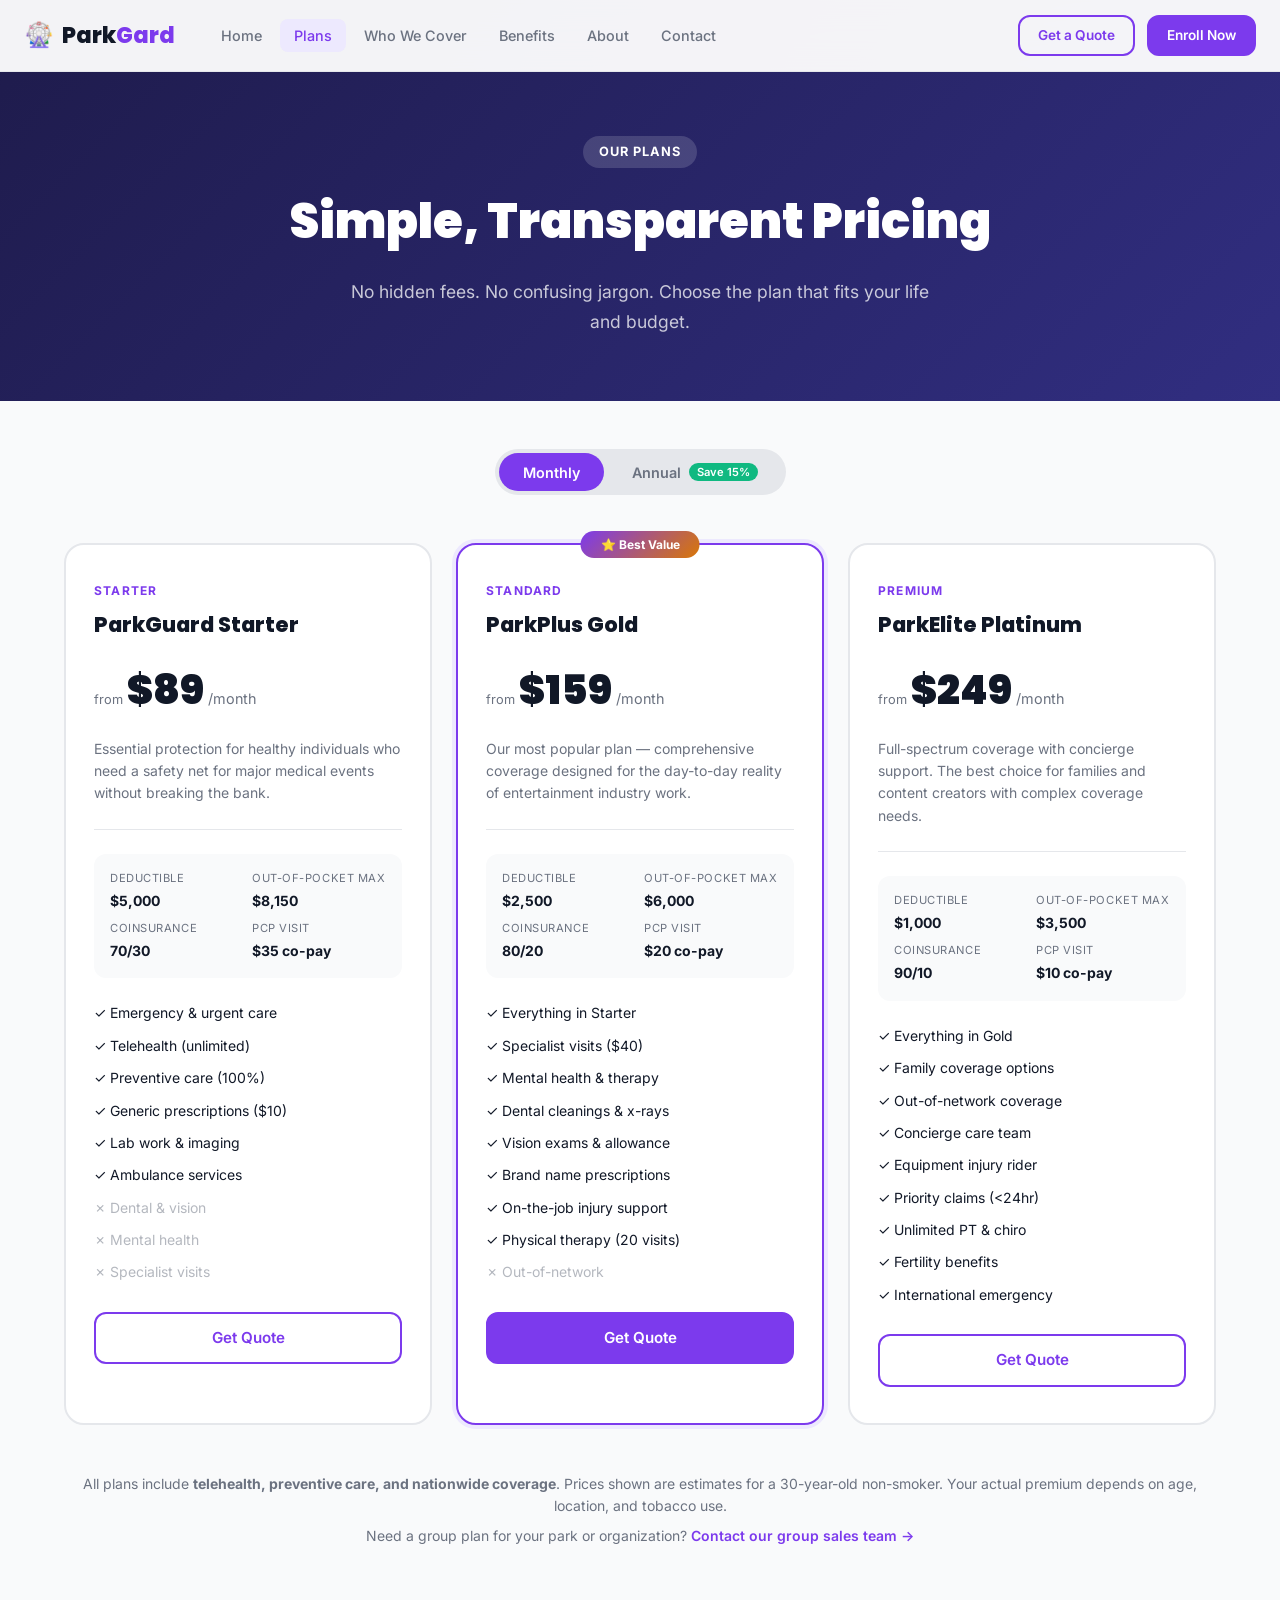
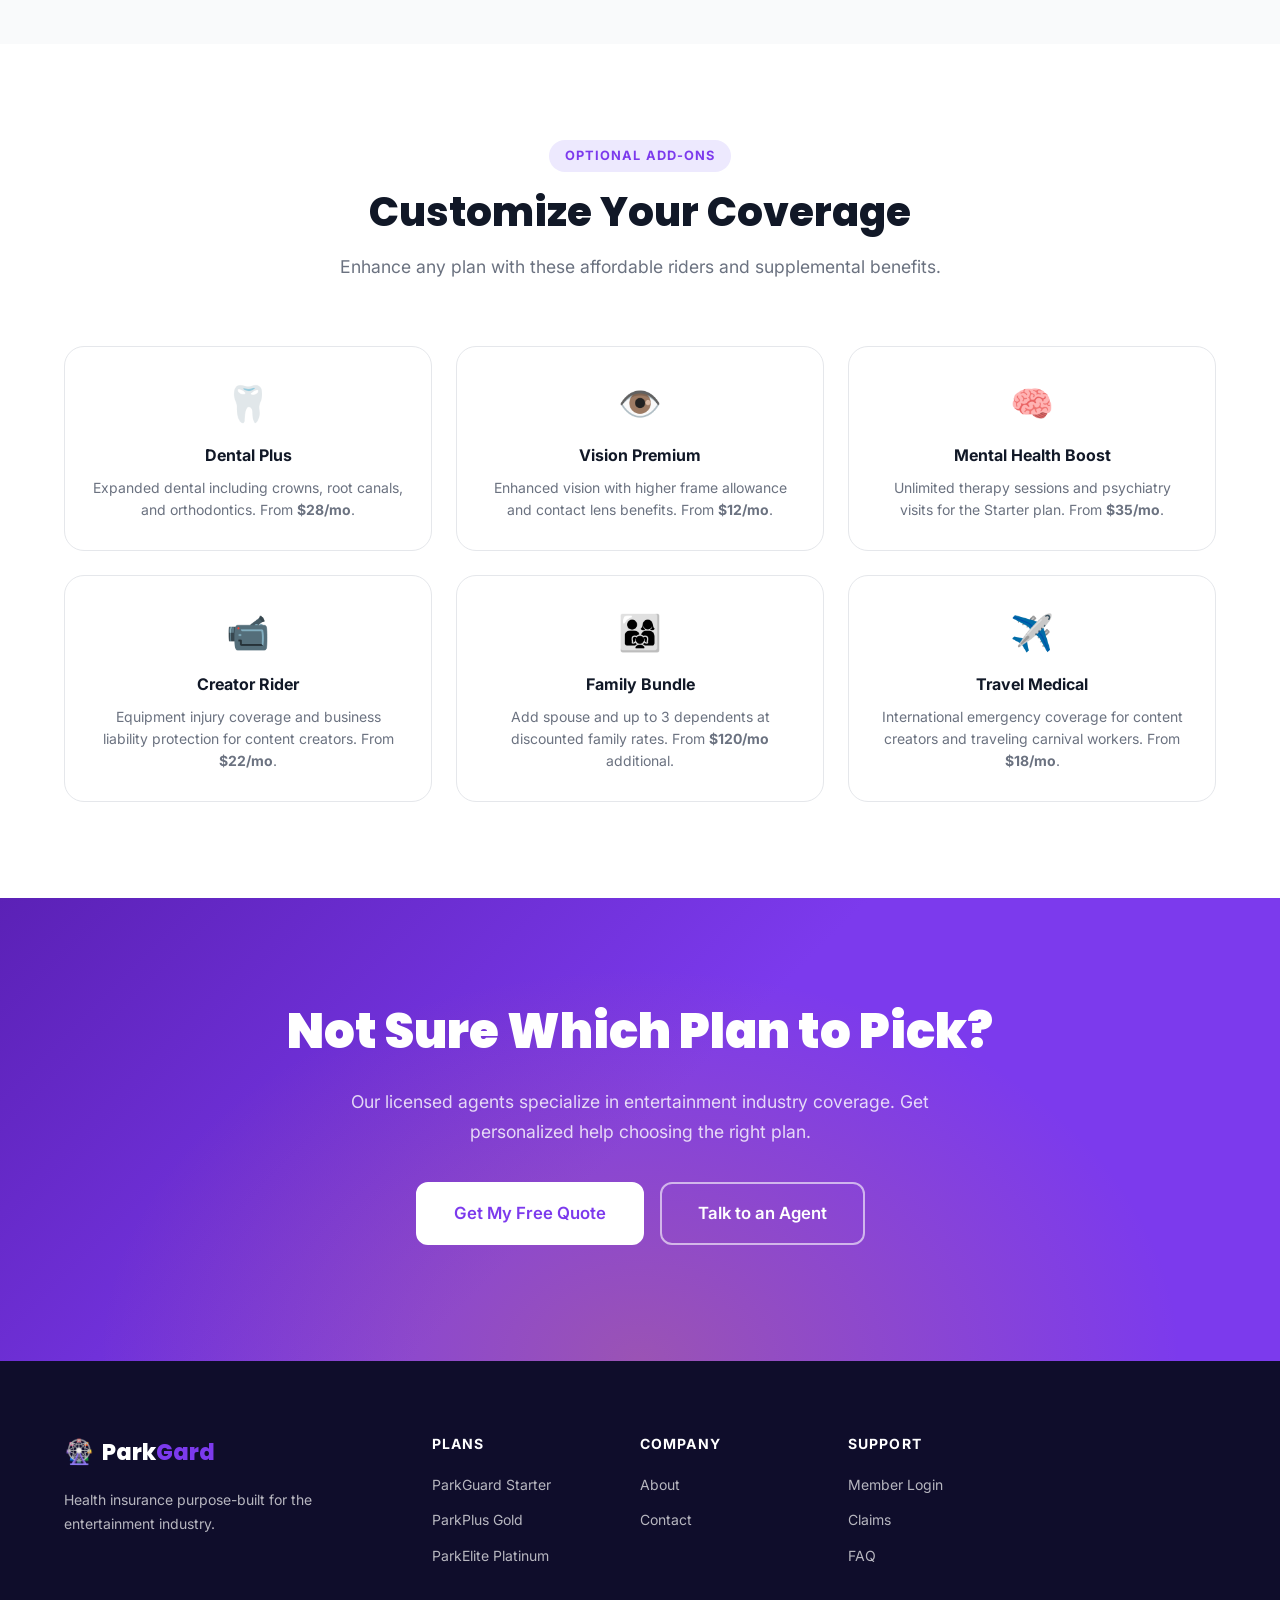
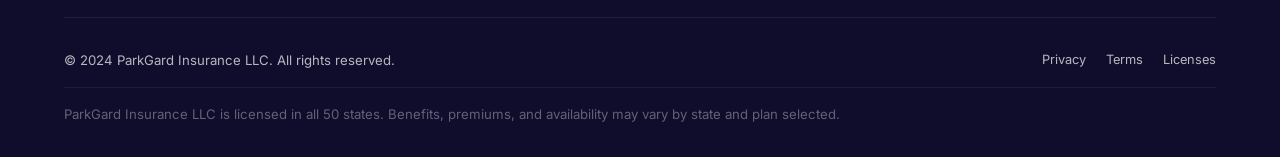
<file: parkgard/pages/plans.html>
<!DOCTYPE html>
<html lang="en">
<head>
  <meta charset="UTF-8" />
  <meta name="viewport" content="width=device-width, initial-scale=1.0" />
  <title>Plans & Pricing – ParkGard Health Insurance</title>
  <meta name="description" content="Compare ParkGard health insurance plans for entertainment industry workers. Starter, Gold, and Platinum options starting at $89/month." />
  <link rel="stylesheet" href="../css/style.css" />
  <link rel="preconnect" href="https://fonts.googleapis.com" />
  <link href="https://fonts.googleapis.com/css2?family=Inter:wght@300;400;500;600;700;800;900&family=Poppins:wght@700;800;900&display=swap" rel="stylesheet" />
</head>
<body>

  <nav class="navbar" id="navbar">
    <div class="nav-container">
      <a href="../index.html" class="logo">
        <span class="logo-icon">🎡</span>
        <span class="logo-text">Park<span class="logo-accent">Gard</span></span>
      </a>
      <ul class="nav-links" id="navLinks">
        <li><a href="../index.html">Home</a></li>
        <li><a href="plans.html" class="active">Plans</a></li>
        <li><a href="who-we-cover.html">Who We Cover</a></li>
        <li><a href="benefits.html">Benefits</a></li>
        <li><a href="about.html">About</a></li>
        <li><a href="contact.html">Contact</a></li>
      </ul>
      <div class="nav-actions">
        <a href="quote.html" class="btn btn-outline">Get a Quote</a>
        <a href="enroll.html" class="btn btn-primary">Enroll Now</a>
      </div>
      <button class="hamburger" id="hamburger" aria-label="Toggle menu">
        <span></span><span></span><span></span>
      </button>
    </div>
  </nav>

  <section class="page-hero">
    <div class="container">
      <div class="section-badge" style="background:rgba(255,255,255,.15);color:#fff;margin-bottom:16px;">Our Plans</div>
      <h1>Simple, Transparent Pricing</h1>
      <p>No hidden fees. No confusing jargon. Choose the plan that fits your life and budget.</p>
    </div>
  </section>

  <!-- Plan Toggle -->
  <section class="section bg-light" style="padding-top:48px;">
    <div class="container">
      <div style="text-align:center;margin-bottom:48px;">
        <div class="toggle-group">
          <button class="toggle-btn active" onclick="setFreq('monthly', this)">Monthly</button>
          <button class="toggle-btn" onclick="setFreq('annual', this)">Annual <span class="save-badge">Save 15%</span></button>
        </div>
      </div>

      <div class="plans-compare-grid">
        <!-- Starter -->
        <div class="plan-card">
          <div class="plan-tier">Starter</div>
          <div class="plan-name">ParkGuard Starter</div>
          <div class="plan-price">
            <span class="price-from">from</span>
            <span class="price-amount monthly-price">$89</span>
            <span class="price-amount annual-price" style="display:none;">$76</span>
            <span class="price-period">/month</span>
          </div>
          <p class="plan-desc">Essential protection for healthy individuals who need a safety net for major medical events without breaking the bank.</p>
          <div class="plan-highlights">
            <div class="plan-highlight"><span>Deductible</span><strong>$5,000</strong></div>
            <div class="plan-highlight"><span>Out-of-Pocket Max</span><strong>$8,150</strong></div>
            <div class="plan-highlight"><span>Coinsurance</span><strong>70/30</strong></div>
            <div class="plan-highlight"><span>PCP Visit</span><strong>$35 co-pay</strong></div>
          </div>
          <ul class="plan-features">
            <li>✓ Emergency & urgent care</li>
            <li>✓ Telehealth (unlimited)</li>
            <li>✓ Preventive care (100%)</li>
            <li>✓ Generic prescriptions ($10)</li>
            <li>✓ Lab work & imaging</li>
            <li>✓ Ambulance services</li>
            <li class="dimmed">✗ Dental & vision</li>
            <li class="dimmed">✗ Mental health</li>
            <li class="dimmed">✗ Specialist visits</li>
          </ul>
          <a href="quote.html?plan=starter" class="btn btn-outline btn-full">Get Quote</a>
        </div>

        <!-- Gold -->
        <div class="plan-card popular">
          <div class="popular-badge">⭐ Best Value</div>
          <div class="plan-tier">Standard</div>
          <div class="plan-name">ParkPlus Gold</div>
          <div class="plan-price">
            <span class="price-from">from</span>
            <span class="price-amount monthly-price">$159</span>
            <span class="price-amount annual-price" style="display:none;">$135</span>
            <span class="price-period">/month</span>
          </div>
          <p class="plan-desc">Our most popular plan — comprehensive coverage designed for the day-to-day reality of entertainment industry work.</p>
          <div class="plan-highlights">
            <div class="plan-highlight"><span>Deductible</span><strong>$2,500</strong></div>
            <div class="plan-highlight"><span>Out-of-Pocket Max</span><strong>$6,000</strong></div>
            <div class="plan-highlight"><span>Coinsurance</span><strong>80/20</strong></div>
            <div class="plan-highlight"><span>PCP Visit</span><strong>$20 co-pay</strong></div>
          </div>
          <ul class="plan-features">
            <li>✓ Everything in Starter</li>
            <li>✓ Specialist visits ($40)</li>
            <li>✓ Mental health & therapy</li>
            <li>✓ Dental cleanings & x-rays</li>
            <li>✓ Vision exams & allowance</li>
            <li>✓ Brand name prescriptions</li>
            <li>✓ On-the-job injury support</li>
            <li>✓ Physical therapy (20 visits)</li>
            <li class="dimmed">✗ Out-of-network</li>
          </ul>
          <a href="quote.html?plan=gold" class="btn btn-primary btn-full">Get Quote</a>
        </div>

        <!-- Platinum -->
        <div class="plan-card">
          <div class="plan-tier">Premium</div>
          <div class="plan-name">ParkElite Platinum</div>
          <div class="plan-price">
            <span class="price-from">from</span>
            <span class="price-amount monthly-price">$249</span>
            <span class="price-amount annual-price" style="display:none;">$212</span>
            <span class="price-period">/month</span>
          </div>
          <p class="plan-desc">Full-spectrum coverage with concierge support. The best choice for families and content creators with complex coverage needs.</p>
          <div class="plan-highlights">
            <div class="plan-highlight"><span>Deductible</span><strong>$1,000</strong></div>
            <div class="plan-highlight"><span>Out-of-Pocket Max</span><strong>$3,500</strong></div>
            <div class="plan-highlight"><span>Coinsurance</span><strong>90/10</strong></div>
            <div class="plan-highlight"><span>PCP Visit</span><strong>$10 co-pay</strong></div>
          </div>
          <ul class="plan-features">
            <li>✓ Everything in Gold</li>
            <li>✓ Family coverage options</li>
            <li>✓ Out-of-network coverage</li>
            <li>✓ Concierge care team</li>
            <li>✓ Equipment injury rider</li>
            <li>✓ Priority claims (&lt;24hr)</li>
            <li>✓ Unlimited PT & chiro</li>
            <li>✓ Fertility benefits</li>
            <li>✓ International emergency</li>
          </ul>
          <a href="quote.html?plan=platinum" class="btn btn-outline btn-full">Get Quote</a>
        </div>
      </div>

      <div style="text-align:center;margin-top:48px;color:var(--text-muted);font-size:.875rem;">
        <p>All plans include <strong>telehealth, preventive care, and nationwide coverage</strong>. Prices shown are estimates for a 30-year-old non-smoker. Your actual premium depends on age, location, and tobacco use.</p>
        <p style="margin-top:8px;">Need a group plan for your park or organization? <a href="contact.html" style="color:var(--primary);font-weight:600;">Contact our group sales team →</a></p>
      </div>
    </div>
  </section>

  <!-- Add-Ons -->
  <section class="section">
    <div class="container">
      <div class="section-header">
        <div class="section-badge">Optional Add-Ons</div>
        <h2>Customize Your Coverage</h2>
        <p>Enhance any plan with these affordable riders and supplemental benefits.</p>
      </div>
      <div class="addons-grid">
        <div class="addon-card">
          <div class="addon-icon">🦷</div>
          <h3>Dental Plus</h3>
          <p>Expanded dental including crowns, root canals, and orthodontics. From <strong>$28/mo</strong>.</p>
        </div>
        <div class="addon-card">
          <div class="addon-icon">👁️</div>
          <h3>Vision Premium</h3>
          <p>Enhanced vision with higher frame allowance and contact lens benefits. From <strong>$12/mo</strong>.</p>
        </div>
        <div class="addon-card">
          <div class="addon-icon">🧠</div>
          <h3>Mental Health Boost</h3>
          <p>Unlimited therapy sessions and psychiatry visits for the Starter plan. From <strong>$35/mo</strong>.</p>
        </div>
        <div class="addon-card">
          <div class="addon-icon">📹</div>
          <h3>Creator Rider</h3>
          <p>Equipment injury coverage and business liability protection for content creators. From <strong>$22/mo</strong>.</p>
        </div>
        <div class="addon-card">
          <div class="addon-icon">👨‍👩‍👧</div>
          <h3>Family Bundle</h3>
          <p>Add spouse and up to 3 dependents at discounted family rates. From <strong>$120/mo</strong> additional.</p>
        </div>
        <div class="addon-card">
          <div class="addon-icon">✈️</div>
          <h3>Travel Medical</h3>
          <p>International emergency coverage for content creators and traveling carnival workers. From <strong>$18/mo</strong>.</p>
        </div>
      </div>
    </div>
  </section>

  <!-- CTA -->
  <section class="cta-banner">
    <div class="cta-bg"></div>
    <div class="container">
      <div class="cta-content">
        <h2>Not Sure Which Plan to Pick?</h2>
        <p>Our licensed agents specialize in entertainment industry coverage. Get personalized help choosing the right plan.</p>
        <div class="cta-actions">
          <a href="quote.html" class="btn btn-white btn-lg">Get My Free Quote</a>
          <a href="contact.html" class="btn btn-outline-white btn-lg">Talk to an Agent</a>
        </div>
      </div>
    </div>
  </section>

  <footer class="footer">
    <div class="container">
      <div class="footer-grid">
        <div class="footer-brand">
          <div class="logo"><span class="logo-icon">🎡</span><span class="logo-text">Park<span class="logo-accent">Gard</span></span></div>
          <p>Health insurance purpose-built for the entertainment industry.</p>
        </div>
        <div class="footer-col"><h4>Plans</h4><ul><li><a href="plans.html">ParkGuard Starter</a></li><li><a href="plans.html">ParkPlus Gold</a></li><li><a href="plans.html">ParkElite Platinum</a></li></ul></div>
        <div class="footer-col"><h4>Company</h4><ul><li><a href="about.html">About</a></li><li><a href="contact.html">Contact</a></li></ul></div>
        <div class="footer-col"><h4>Support</h4><ul><li><a href="#">Member Login</a></li><li><a href="#">Claims</a></li><li><a href="#">FAQ</a></li></ul></div>
      </div>
      <div class="footer-bottom">
        <p>&copy; 2024 ParkGard Insurance LLC. All rights reserved.</p>
        <div class="footer-legal"><a href="#">Privacy</a><a href="#">Terms</a><a href="#">Licenses</a></div>
        <p class="footer-disclaimer">ParkGard Insurance LLC is licensed in all 50 states. Benefits, premiums, and availability may vary by state and plan selected.</p>
      </div>
    </div>
  </footer>

  <script src="../js/main.js"></script>
  <style>
    .toggle-group {
      display: inline-flex;
      background: var(--border);
      border-radius: 100px;
      padding: 4px;
      gap: 4px;
    }
    .toggle-btn {
      padding: 10px 24px;
      border: none;
      border-radius: 100px;
      font-family: var(--font);
      font-size: .9rem;
      font-weight: 600;
      cursor: pointer;
      background: transparent;
      color: var(--text-muted);
      transition: var(--transition);
      display: flex;
      align-items: center;
      gap: 8px;
    }
    .toggle-btn.active { background: var(--primary); color: #fff; }
    .save-badge {
      background: var(--success);
      color: #fff;
      padding: 2px 8px;
      border-radius: 100px;
      font-size: .7rem;
    }
    .plans-compare-grid {
      display: grid;
      grid-template-columns: repeat(3, 1fr);
      gap: 24px;
    }
    .plan-highlights {
      display: grid;
      grid-template-columns: 1fr 1fr;
      gap: 8px;
      margin-bottom: 24px;
      padding: 16px;
      background: var(--bg-light);
      border-radius: var(--radius);
    }
    .plan-highlight {
      display: flex;
      flex-direction: column;
      gap: 2px;
    }
    .plan-highlight span {
      font-size: .7rem;
      color: var(--text-muted);
      text-transform: uppercase;
      letter-spacing: .05em;
    }
    .plan-highlight strong {
      font-size: .875rem;
      font-weight: 700;
      color: var(--text);
    }
    .addons-grid {
      display: grid;
      grid-template-columns: repeat(3, 1fr);
      gap: 24px;
    }
    .addon-card {
      background: #fff;
      border: 1px solid var(--border);
      border-radius: var(--radius-lg);
      padding: 28px;
      text-align: center;
      transition: var(--transition);
    }
    .addon-card:hover { transform: translateY(-4px); box-shadow: var(--shadow-xl); }
    .addon-icon { font-size: 2.2rem; margin-bottom: 12px; }
    .addon-card h3 { font-size: 1rem; font-weight: 700; margin-bottom: 8px; }
    .addon-card p { font-size: .875rem; color: var(--text-muted); line-height: 1.6; }
    @media (max-width: 900px) {
      .plans-compare-grid, .addons-grid { grid-template-columns: 1fr; max-width: 460px; margin: 0 auto; }
    }
  </style>
  <script>
    function setFreq(type, btn) {
      document.querySelectorAll('.toggle-btn').forEach(b => b.classList.remove('active'));
      btn.classList.add('active');
      document.querySelectorAll('.monthly-price').forEach(el => el.style.display = type === 'monthly' ? '' : 'none');
      document.querySelectorAll('.annual-price').forEach(el => el.style.display = type === 'annual' ? '' : 'none');
    }
  </script>
</body>
</html>
</file>
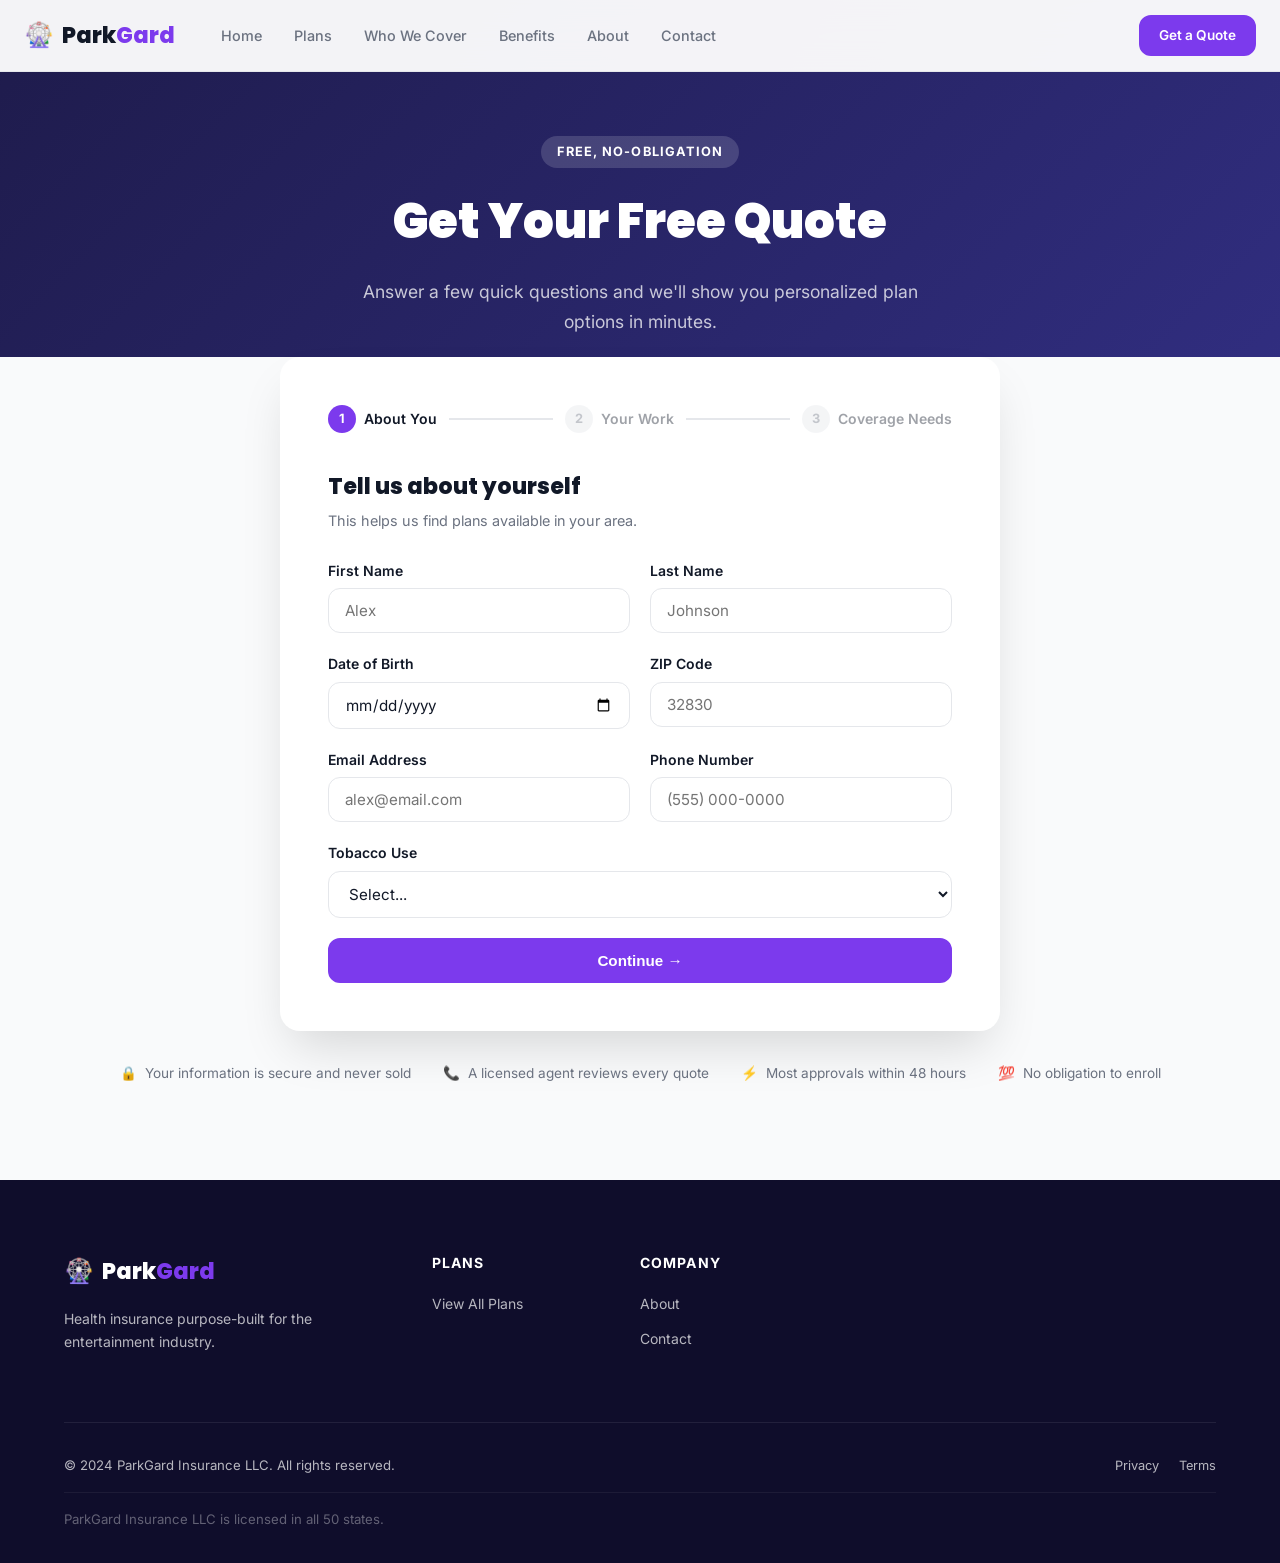
<file: parkgard/pages/quote.html>
<!DOCTYPE html>
<html lang="en">
<head>
  <meta charset="UTF-8" />
  <meta name="viewport" content="width=device-width, initial-scale=1.0" />
  <title>Get a Free Quote – ParkGard Health Insurance</title>
  <link rel="stylesheet" href="../css/style.css" />
  <link rel="preconnect" href="https://fonts.googleapis.com" />
  <link href="https://fonts.googleapis.com/css2?family=Inter:wght@300;400;500;600;700;800;900&family=Poppins:wght@700;800;900&display=swap" rel="stylesheet" />
</head>
<body>

  <nav class="navbar" id="navbar">
    <div class="nav-container">
      <a href="../index.html" class="logo">
        <span class="logo-icon">🎡</span>
        <span class="logo-text">Park<span class="logo-accent">Gard</span></span>
      </a>
      <ul class="nav-links" id="navLinks">
        <li><a href="../index.html">Home</a></li>
        <li><a href="plans.html">Plans</a></li>
        <li><a href="who-we-cover.html">Who We Cover</a></li>
        <li><a href="benefits.html">Benefits</a></li>
        <li><a href="about.html">About</a></li>
        <li><a href="contact.html">Contact</a></li>
      </ul>
      <div class="nav-actions">
        <a href="quote.html" class="btn btn-primary">Get a Quote</a>
      </div>
      <button class="hamburger" id="hamburger"><span></span><span></span><span></span></button>
    </div>
  </nav>

  <section class="page-hero" style="padding-bottom:80px;">
    <div class="container">
      <div class="section-badge" style="background:rgba(255,255,255,.15);color:#fff;margin-bottom:16px;">Free, No-Obligation</div>
      <h1>Get Your Free Quote</h1>
      <p>Answer a few quick questions and we'll show you personalized plan options in minutes.</p>
    </div>
  </section>

  <section style="margin-top:-60px;padding-bottom:96px;background:var(--bg-light);">
    <div class="container">
      <div class="quote-form-wrapper">
        <div class="quote-steps">
          <div class="quote-step active" id="step1-nav">
            <div class="qs-num">1</div>
            <span>About You</span>
          </div>
          <div class="quote-step-line"></div>
          <div class="quote-step" id="step2-nav">
            <div class="qs-num">2</div>
            <span>Your Work</span>
          </div>
          <div class="quote-step-line"></div>
          <div class="quote-step" id="step3-nav">
            <div class="qs-num">3</div>
            <span>Coverage Needs</span>
          </div>
        </div>

        <!-- Step 1 -->
        <div class="quote-form-step" id="step1">
          <h3>Tell us about yourself</h3>
          <p class="step-subtitle">This helps us find plans available in your area.</p>
          <div class="form-row">
            <div class="form-group">
              <label>First Name</label>
              <input type="text" placeholder="Alex" />
            </div>
            <div class="form-group">
              <label>Last Name</label>
              <input type="text" placeholder="Johnson" />
            </div>
          </div>
          <div class="form-row">
            <div class="form-group">
              <label>Date of Birth</label>
              <input type="date" />
            </div>
            <div class="form-group">
              <label>ZIP Code</label>
              <input type="text" placeholder="32830" maxlength="5" />
            </div>
          </div>
          <div class="form-row">
            <div class="form-group">
              <label>Email Address</label>
              <input type="email" placeholder="alex@email.com" />
            </div>
            <div class="form-group">
              <label>Phone Number</label>
              <input type="tel" placeholder="(555) 000-0000" />
            </div>
          </div>
          <div class="form-group">
            <label>Tobacco Use</label>
            <select>
              <option value="">Select...</option>
              <option>No</option>
              <option>Yes</option>
            </select>
          </div>
          <button class="btn btn-primary btn-full" onclick="goStep(2)">Continue →</button>
        </div>

        <!-- Step 2 -->
        <div class="quote-form-step hidden" id="step2">
          <h3>Tell us about your work</h3>
          <p class="step-subtitle">We'll match you with plans designed for your industry.</p>
          <div class="form-group">
            <label>Industry Type</label>
            <select id="industrySelect" onchange="updateRoles()">
              <option value="">Select your industry...</option>
              <option value="theme-park">Theme Park</option>
              <option value="amusement-park">Amusement / Water Park</option>
              <option value="carnival">Carnival / Traveling Fair</option>
              <option value="fair">State / County Fair</option>
              <option value="creator">Content Creator / Influencer</option>
              <option value="other">Other Entertainment</option>
            </select>
          </div>
          <div class="form-group">
            <label>Your Role</label>
            <select id="roleSelect">
              <option value="">Select industry first...</option>
            </select>
          </div>
          <div class="form-group">
            <label>Employment Status</label>
            <select>
              <option>Full-time employee (W-2)</option>
              <option>Part-time employee (W-2)</option>
              <option>Seasonal employee</option>
              <option>Self-employed / 1099 contractor</option>
              <option>Business owner</option>
            </select>
          </div>
          <div class="form-row">
            <div class="form-group">
              <label>Estimated Annual Income</label>
              <select>
                <option>Under $25,000</option>
                <option selected>$25,000 – $50,000</option>
                <option>$50,000 – $75,000</option>
                <option>$75,000 – $100,000</option>
                <option>Over $100,000</option>
              </select>
            </div>
            <div class="form-group">
              <label>Do you travel for work?</label>
              <select>
                <option>No, I work at a fixed location</option>
                <option>Occasionally (1-3 states)</option>
                <option>Frequently (4+ states)</option>
                <option>Full circuit / year-round travel</option>
              </select>
            </div>
          </div>
          <div style="display:flex;gap:12px;">
            <button class="btn btn-outline" onclick="goStep(1)">← Back</button>
            <button class="btn btn-primary" style="flex:1;" onclick="goStep(3)">Continue →</button>
          </div>
        </div>

        <!-- Step 3 -->
        <div class="quote-form-step hidden" id="step3">
          <h3>What coverage do you need?</h3>
          <p class="step-subtitle">Help us understand your priorities.</p>
          <div class="form-group">
            <label>Who needs coverage?</label>
            <div class="radio-group">
              <label class="radio-option">
                <input type="radio" name="coverage" value="just-me" checked />
                <span>Just me</span>
              </label>
              <label class="radio-option">
                <input type="radio" name="coverage" value="me-spouse" />
                <span>Me + Spouse/Partner</span>
              </label>
              <label class="radio-option">
                <input type="radio" name="coverage" value="me-children" />
                <span>Me + Children</span>
              </label>
              <label class="radio-option">
                <input type="radio" name="coverage" value="family" />
                <span>Family</span>
              </label>
            </div>
          </div>
          <div class="form-group">
            <label>Monthly budget for premiums</label>
            <select>
              <option>Under $100/month</option>
              <option>$100 – $175/month</option>
              <option selected>$175 – $250/month</option>
              <option>$250 – $350/month</option>
              <option>Over $350/month</option>
            </select>
          </div>
          <div class="form-group">
            <label>What's most important to you? (select all that apply)</label>
            <div class="checkbox-group">
              <label class="checkbox-option"><input type="checkbox" checked /> Low monthly premium</label>
              <label class="checkbox-option"><input type="checkbox" checked /> Low deductible</label>
              <label class="checkbox-option"><input type="checkbox" /> Dental & vision included</label>
              <label class="checkbox-option"><input type="checkbox" /> Mental health coverage</label>
              <label class="checkbox-option"><input type="checkbox" /> Family coverage</label>
              <label class="checkbox-option"><input type="checkbox" /> Prescription coverage</label>
              <label class="checkbox-option"><input type="checkbox" /> Telehealth access</label>
            </div>
          </div>
          <div class="form-group">
            <label>When do you need coverage to start?</label>
            <select>
              <option>As soon as possible</option>
              <option>Within 30 days</option>
              <option>Next month</option>
              <option>Beginning of next season</option>
            </select>
          </div>
          <div style="display:flex;gap:12px;">
            <button class="btn btn-outline" onclick="goStep(2)">← Back</button>
            <button class="btn btn-primary" style="flex:1;" onclick="submitQuote()">See My Plans →</button>
          </div>
        </div>

        <!-- Results Placeholder -->
        <div class="quote-form-step hidden" id="step4">
          <div style="text-align:center;padding:32px 0;">
            <div style="font-size:3rem;margin-bottom:16px;">🎉</div>
            <h3>Your plans are ready!</h3>
            <p style="color:var(--text-muted);margin-bottom:24px;">Based on your answers, here are our top plan recommendations for you. A licensed agent will also reach out within 24 hours.</p>
            <div class="result-plans">
              <div class="result-plan-card">
                <div class="rp-badge">Best Match</div>
                <div class="rp-name">ParkPlus Gold</div>
                <div class="rp-price">$159<span>/mo</span></div>
                <div class="rp-features">
                  <span>✓ Full medical</span>
                  <span>✓ Dental & vision</span>
                  <span>✓ Mental health</span>
                </div>
                <a href="enroll.html?plan=gold" class="btn btn-primary btn-full">Enroll in Gold</a>
              </div>
              <div class="result-plan-card secondary">
                <div class="rp-name">ParkGuard Starter</div>
                <div class="rp-price">$89<span>/mo</span></div>
                <div class="rp-features">
                  <span>✓ Emergency care</span>
                  <span>✓ Telehealth</span>
                  <span>✓ Preventive</span>
                </div>
                <a href="enroll.html?plan=starter" class="btn btn-outline btn-full">Enroll in Starter</a>
              </div>
            </div>
            <p style="margin-top:20px;"><a href="plans.html" style="color:var(--primary);font-weight:600;">View all plan options →</a></p>
          </div>
        </div>
      </div>

      <!-- Trust Signals -->
      <div class="quote-trust">
        <div class="qt-item"><span>🔒</span> Your information is secure and never sold</div>
        <div class="qt-item"><span>📞</span> A licensed agent reviews every quote</div>
        <div class="qt-item"><span>⚡</span> Most approvals within 48 hours</div>
        <div class="qt-item"><span>💯</span> No obligation to enroll</div>
      </div>
    </div>
  </section>

  <footer class="footer">
    <div class="container">
      <div class="footer-grid">
        <div class="footer-brand">
          <div class="logo"><span class="logo-icon">🎡</span><span class="logo-text">Park<span class="logo-accent">Gard</span></span></div>
          <p>Health insurance purpose-built for the entertainment industry.</p>
        </div>
        <div class="footer-col"><h4>Plans</h4><ul><li><a href="plans.html">View All Plans</a></li></ul></div>
        <div class="footer-col"><h4>Company</h4><ul><li><a href="about.html">About</a></li><li><a href="contact.html">Contact</a></li></ul></div>
      </div>
      <div class="footer-bottom">
        <p>&copy; 2024 ParkGard Insurance LLC. All rights reserved.</p>
        <div class="footer-legal"><a href="#">Privacy</a><a href="#">Terms</a></div>
        <p class="footer-disclaimer">ParkGard Insurance LLC is licensed in all 50 states.</p>
      </div>
    </div>
  </footer>

  <script src="../js/main.js"></script>
  <style>
    .quote-steps {
      display: flex;
      align-items: center;
      margin-bottom: 36px;
      gap: 0;
    }
    .quote-step {
      display: flex;
      align-items: center;
      gap: 8px;
      flex-shrink: 0;
      opacity: .4;
      transition: var(--transition);
    }
    .quote-step.active { opacity: 1; }
    .quote-step.done { opacity: .7; }
    .qs-num {
      width: 28px;
      height: 28px;
      border-radius: 50%;
      background: var(--border);
      color: var(--text-muted);
      display: flex;
      align-items: center;
      justify-content: center;
      font-size: .8rem;
      font-weight: 700;
      transition: var(--transition);
    }
    .quote-step.active .qs-num { background: var(--primary); color: #fff; }
    .quote-step.done .qs-num { background: var(--success); color: #fff; }
    .quote-step span { font-size: .875rem; font-weight: 600; }
    .quote-step-line {
      flex: 1;
      height: 2px;
      background: var(--border);
      margin: 0 12px;
    }
    .quote-form-step h3 {
      font-family: var(--font-display);
      font-size: 1.4rem;
      font-weight: 800;
      margin-bottom: 4px;
    }
    .step-subtitle { color: var(--text-muted); font-size: .9rem; margin-bottom: 28px; }
    .hidden { display: none; }
    .radio-group {
      display: grid;
      grid-template-columns: 1fr 1fr;
      gap: 10px;
    }
    .radio-option, .checkbox-option {
      display: flex;
      align-items: center;
      gap: 10px;
      padding: 12px 16px;
      border: 1.5px solid var(--border);
      border-radius: var(--radius);
      cursor: pointer;
      transition: var(--transition);
      font-size: .875rem;
    }
    .radio-option:hover, .checkbox-option:hover { border-color: var(--primary); background: var(--primary-light); }
    .checkbox-group {
      display: grid;
      grid-template-columns: 1fr 1fr;
      gap: 8px;
    }
    .quote-trust {
      display: flex;
      justify-content: center;
      gap: 32px;
      flex-wrap: wrap;
      margin-top: 32px;
    }
    .qt-item {
      display: flex;
      align-items: center;
      gap: 8px;
      font-size: .85rem;
      color: var(--text-muted);
    }
    .result-plans {
      display: flex;
      gap: 16px;
      justify-content: center;
      flex-wrap: wrap;
    }
    .result-plan-card {
      background: var(--bg-light);
      border: 2px solid var(--border);
      border-radius: var(--radius-lg);
      padding: 28px;
      min-width: 220px;
      text-align: center;
      position: relative;
    }
    .result-plan-card:not(.secondary) { border-color: var(--primary); }
    .rp-badge {
      position: absolute;
      top: -13px; left: 50%;
      transform: translateX(-50%);
      background: var(--primary);
      color: #fff;
      padding: 3px 14px;
      border-radius: 100px;
      font-size: .72rem;
      font-weight: 700;
      white-space: nowrap;
    }
    .rp-name { font-weight: 700; font-size: 1rem; margin-bottom: 8px; }
    .rp-price { font-family: var(--font-display); font-size: 2rem; font-weight: 900; margin-bottom: 12px; }
    .rp-price span { font-size: .9rem; font-weight: 400; color: var(--text-muted); }
    .rp-features { display: flex; flex-direction: column; gap: 4px; margin-bottom: 16px; font-size: .8rem; color: var(--text-muted); }
  </style>
  <script>
    const roles = {
      'theme-park': ['Ride Operator','Park Attendant','Food & Beverage','Maintenance','Costumed Character','Security','Retail Staff','Lifeguard','Manager','Photographer','Entertainment Cast'],
      'amusement-park': ['Waterslide Operator','Lifeguard','Go-Kart Staff','Arcade Attendant','Mini-Golf Staff','Manager','Trampoline Park Staff','Laser Tag Operator'],
      'carnival': ['Ride Operator','Game Booth Operator','Food Vendor','Performer','Setup/Teardown Crew','Manager','Circus Performer'],
      'fair': ['Fair Staff','Food Vendor','Game Operator','Exhibit Manager','Security','Entertainment Manager'],
      'creator': ['YouTube Creator','TikToker','Instagram Influencer','Blogger','Podcaster','Freelance Photographer','Videographer'],
      'other': ['Performer','Technician','Manager','Vendor','Other']
    };

    function updateRoles() {
      const industry = document.getElementById('industrySelect').value;
      const roleSelect = document.getElementById('roleSelect');
      roleSelect.innerHTML = '<option value="">Select your role...</option>';
      if (roles[industry]) {
        roles[industry].forEach(r => {
          const opt = document.createElement('option');
          opt.value = r.toLowerCase().replace(/ /g, '-');
          opt.textContent = r;
          roleSelect.appendChild(opt);
        });
      }
    }

    function goStep(n) {
      for (let i = 1; i <= 4; i++) {
        document.getElementById('step' + i).classList.add('hidden');
        const nav = document.getElementById('step' + i + '-nav');
        if (nav) {
          nav.classList.remove('active', 'done');
          if (i < n) nav.classList.add('done');
        }
      }
      document.getElementById('step' + n).classList.remove('hidden');
      const nav = document.getElementById('step' + n + '-nav');
      if (nav) nav.classList.add('active');
      window.scrollTo({ top: 0, behavior: 'smooth' });
    }

    function submitQuote() {
      goStep(4);
    }

    // Pre-select plan from URL param
    const params = new URLSearchParams(window.location.search);
    if (params.get('type')) {
      document.getElementById('industrySelect').value = params.get('type');
      updateRoles();
    }
  </script>
</body>
</html>
</file>
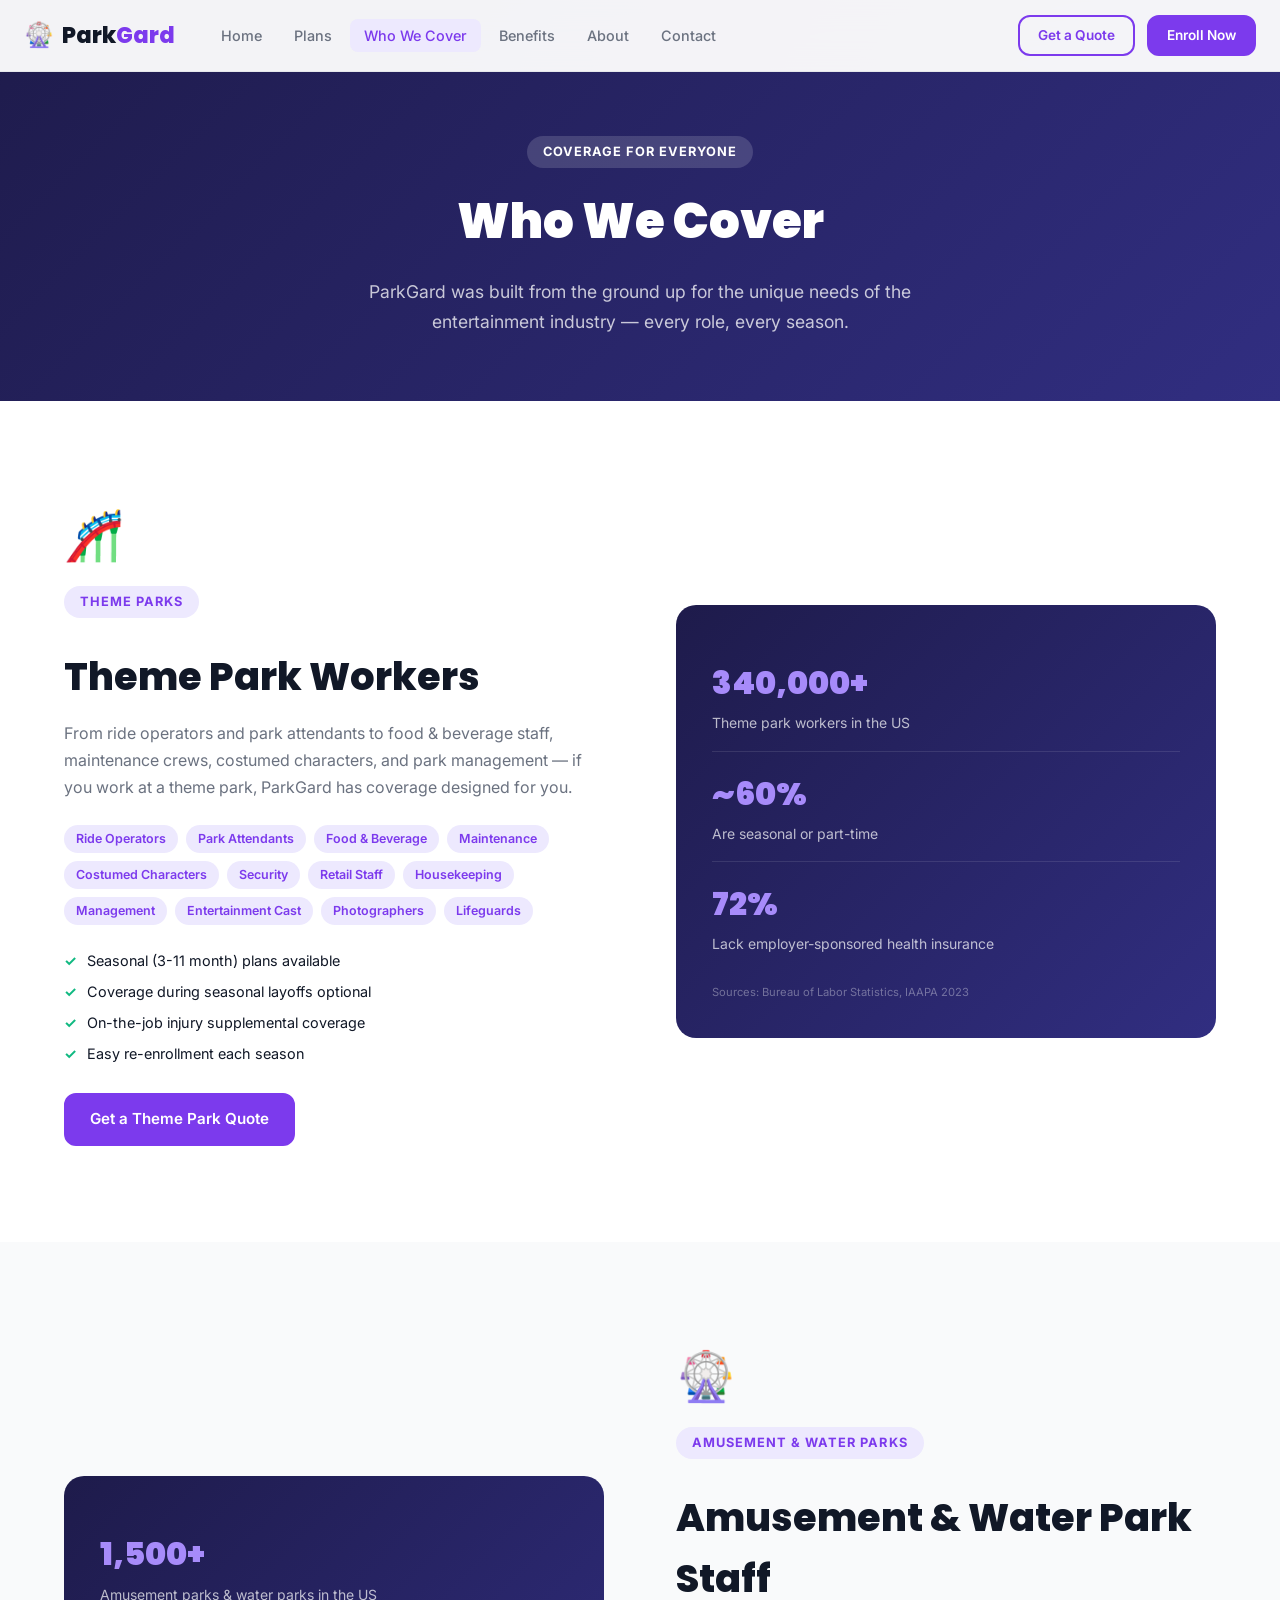
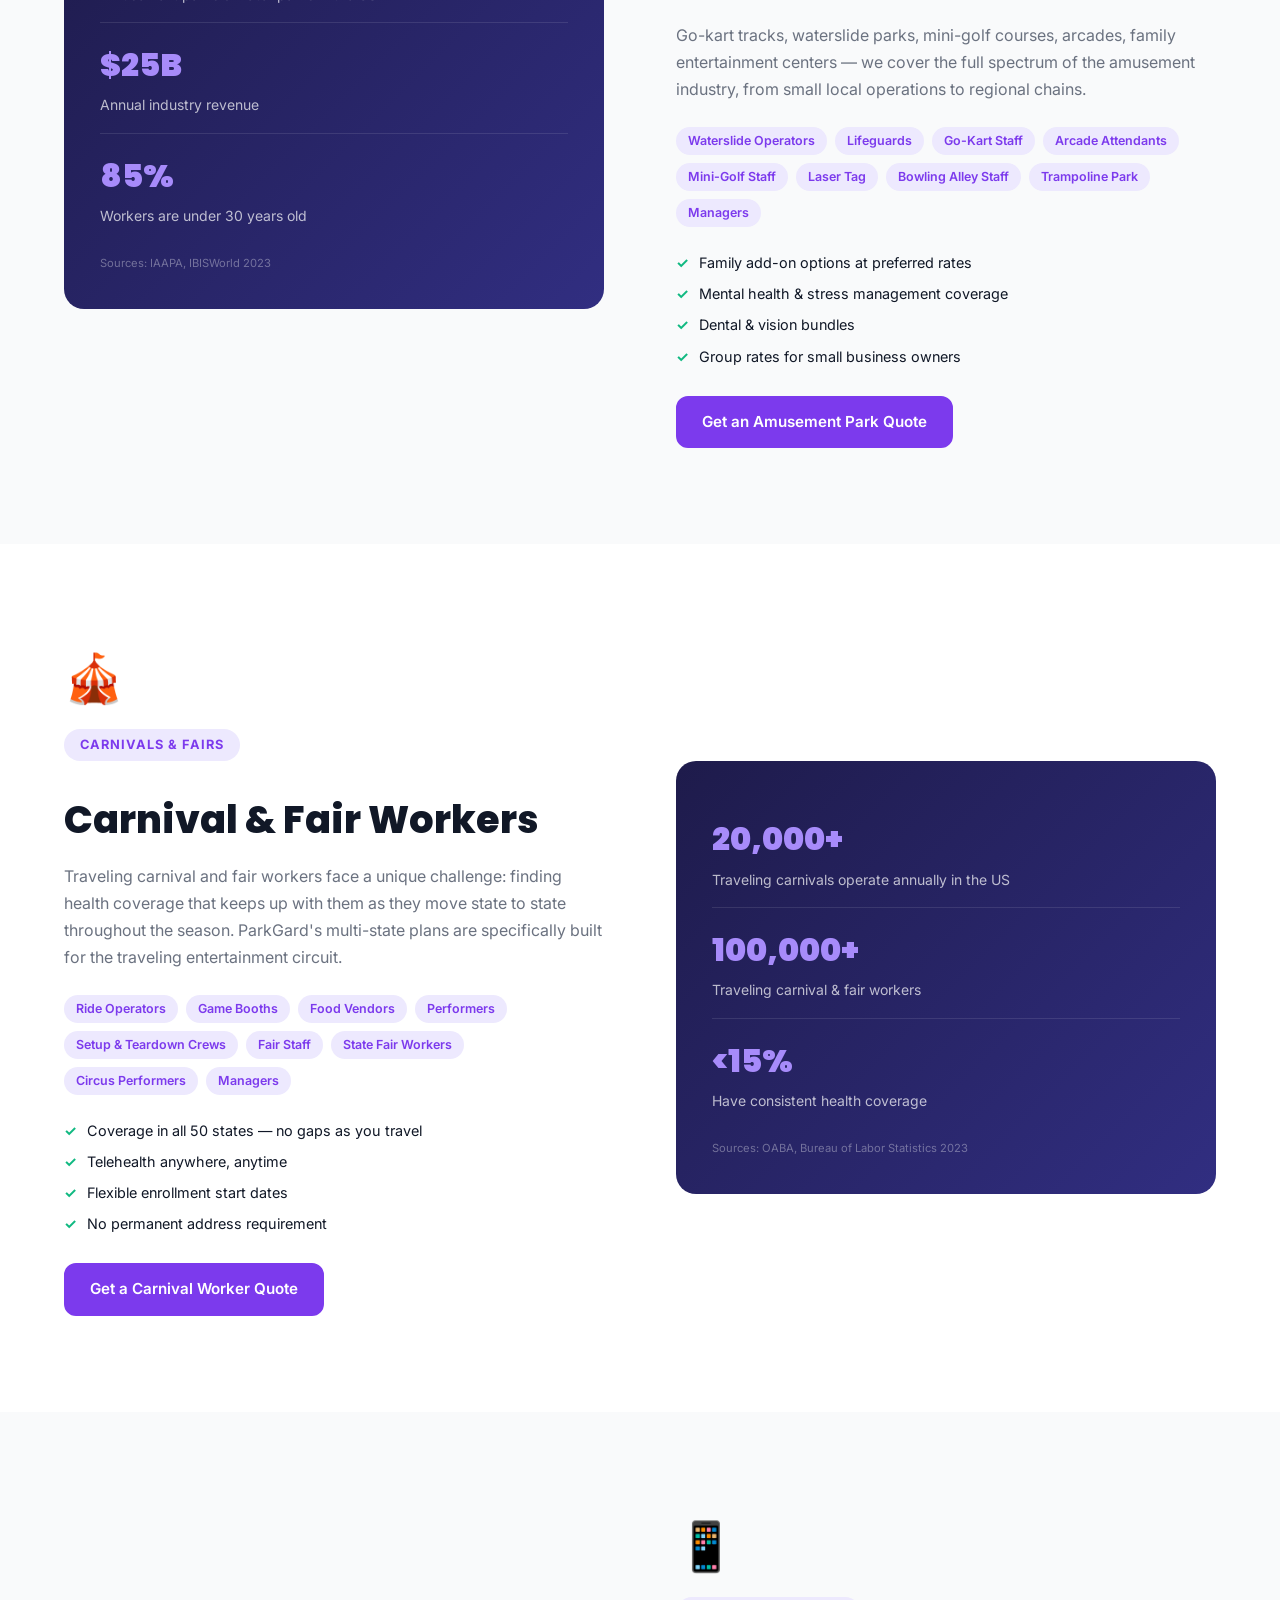
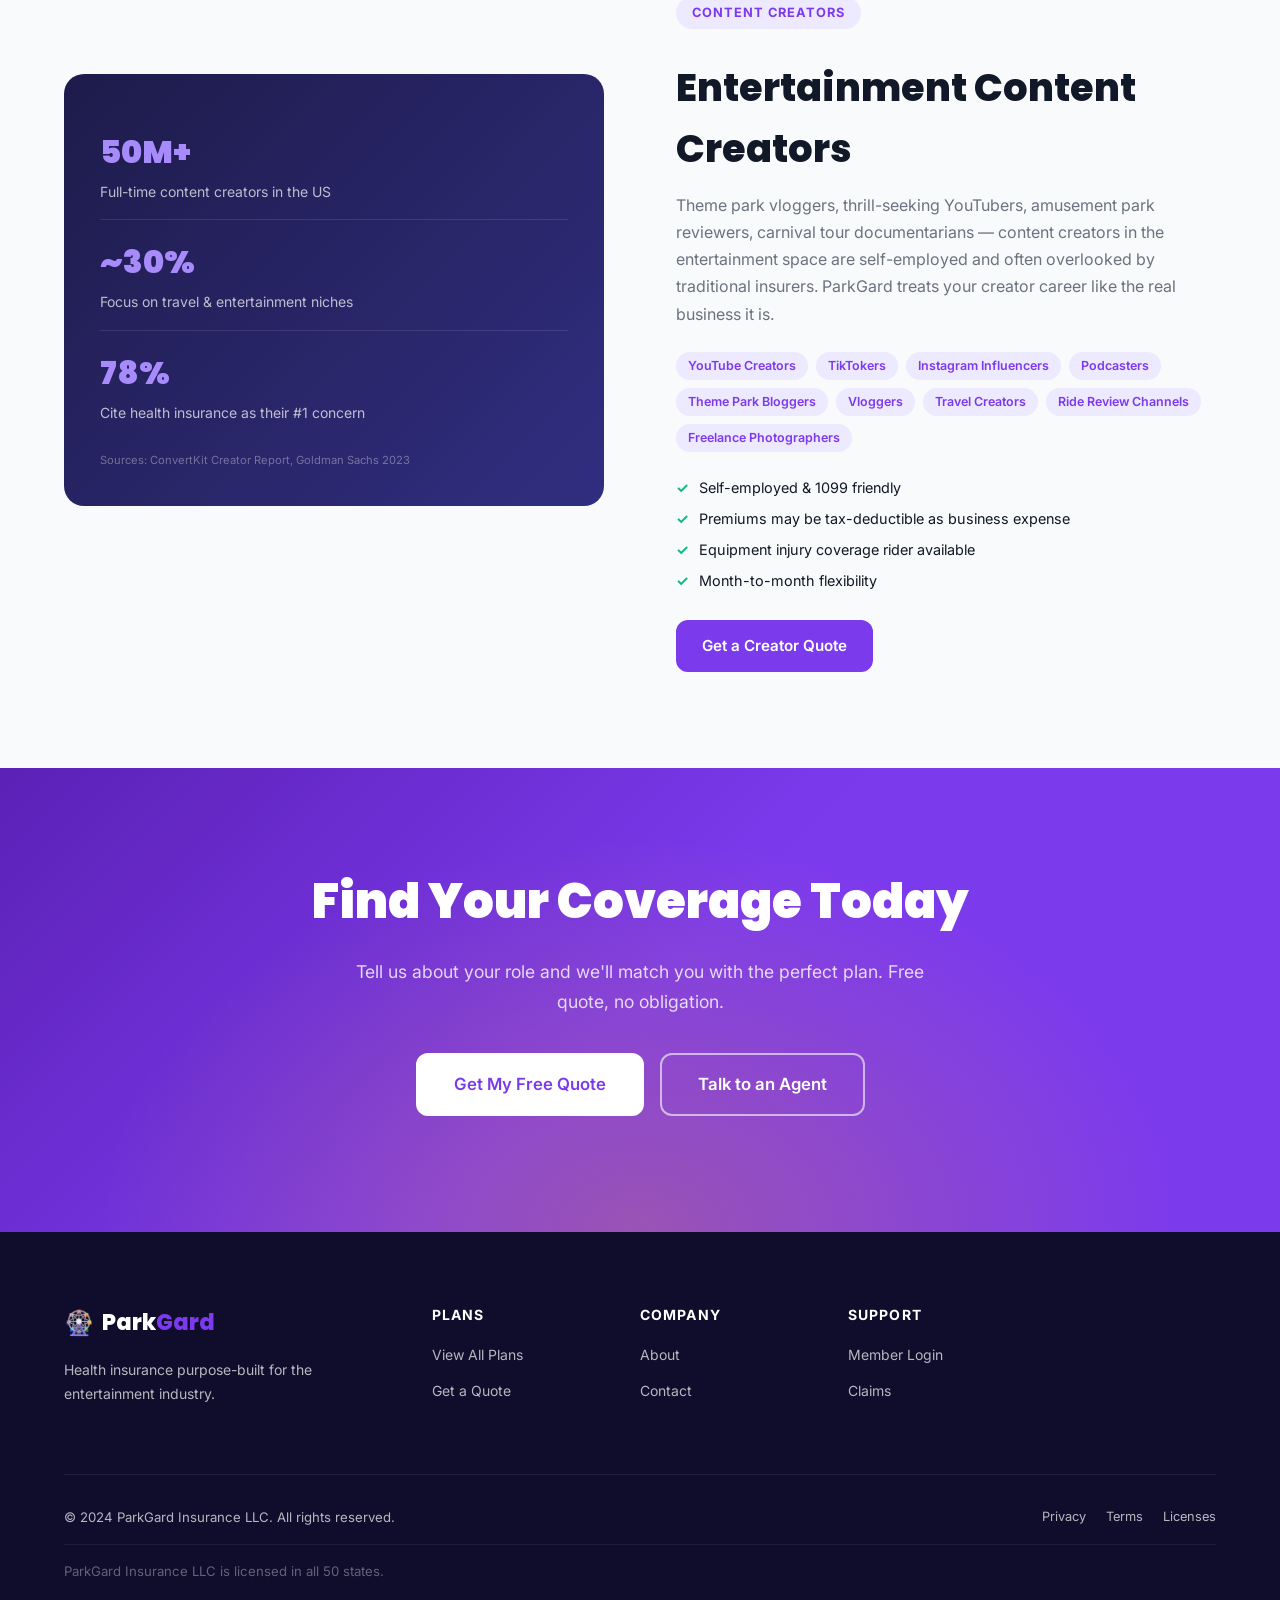
<file: parkgard/pages/who-we-cover.html>
<!DOCTYPE html>
<html lang="en">
<head>
  <meta charset="UTF-8" />
  <meta name="viewport" content="width=device-width, initial-scale=1.0" />
  <title>Who We Cover – ParkGard Health Insurance</title>
  <meta name="description" content="ParkGard covers theme park workers, amusement park staff, carnival workers, fair vendors, and entertainment content creators." />
  <link rel="stylesheet" href="../css/style.css" />
  <link rel="preconnect" href="https://fonts.googleapis.com" />
  <link href="https://fonts.googleapis.com/css2?family=Inter:wght@300;400;500;600;700;800;900&family=Poppins:wght@700;800;900&display=swap" rel="stylesheet" />
</head>
<body>

  <nav class="navbar" id="navbar">
    <div class="nav-container">
      <a href="../index.html" class="logo">
        <span class="logo-icon">🎡</span>
        <span class="logo-text">Park<span class="logo-accent">Gard</span></span>
      </a>
      <ul class="nav-links" id="navLinks">
        <li><a href="../index.html">Home</a></li>
        <li><a href="plans.html">Plans</a></li>
        <li><a href="who-we-cover.html" class="active">Who We Cover</a></li>
        <li><a href="benefits.html">Benefits</a></li>
        <li><a href="about.html">About</a></li>
        <li><a href="contact.html">Contact</a></li>
      </ul>
      <div class="nav-actions">
        <a href="quote.html" class="btn btn-outline">Get a Quote</a>
        <a href="enroll.html" class="btn btn-primary">Enroll Now</a>
      </div>
      <button class="hamburger" id="hamburger"><span></span><span></span><span></span></button>
    </div>
  </nav>

  <section class="page-hero">
    <div class="container">
      <div class="section-badge" style="background:rgba(255,255,255,.15);color:#fff;margin-bottom:16px;">Coverage for Everyone</div>
      <h1>Who We Cover</h1>
      <p>ParkGard was built from the ground up for the unique needs of the entertainment industry — every role, every season.</p>
    </div>
  </section>

  <!-- Theme Parks -->
  <section class="section" id="theme-parks">
    <div class="container">
      <div class="industry-section">
        <div class="industry-section-text">
          <div class="industry-section-icon">🎢</div>
          <div class="section-badge">Theme Parks</div>
          <h2>Theme Park Workers</h2>
          <p>From ride operators and park attendants to food & beverage staff, maintenance crews, costumed characters, and park management — if you work at a theme park, ParkGard has coverage designed for you.</p>
          <div class="role-tags">
            <span>Ride Operators</span><span>Park Attendants</span><span>Food & Beverage</span>
            <span>Maintenance</span><span>Costumed Characters</span><span>Security</span>
            <span>Retail Staff</span><span>Housekeeping</span><span>Management</span>
            <span>Entertainment Cast</span><span>Photographers</span><span>Lifeguards</span>
          </div>
          <div class="industry-perks">
            <div class="perk"><span>✓</span> Seasonal (3-11 month) plans available</div>
            <div class="perk"><span>✓</span> Coverage during seasonal layoffs optional</div>
            <div class="perk"><span>✓</span> On-the-job injury supplemental coverage</div>
            <div class="perk"><span>✓</span> Easy re-enrollment each season</div>
          </div>
          <a href="quote.html?type=theme-park" class="btn btn-primary">Get a Theme Park Quote</a>
        </div>
        <div class="industry-section-visual">
          <div class="industry-stat-card">
            <div class="isc-stat"><span class="isc-number">340,000+</span><span class="isc-label">Theme park workers in the US</span></div>
            <div class="isc-stat"><span class="isc-number">~60%</span><span class="isc-label">Are seasonal or part-time</span></div>
            <div class="isc-stat"><span class="isc-number">72%</span><span class="isc-label">Lack employer-sponsored health insurance</span></div>
            <p class="isc-source">Sources: Bureau of Labor Statistics, IAAPA 2023</p>
          </div>
        </div>
      </div>
    </div>
  </section>

  <!-- Amusement Parks -->
  <section class="section bg-light" id="amusement-parks">
    <div class="container">
      <div class="industry-section reverse">
        <div class="industry-section-text">
          <div class="industry-section-icon">🎡</div>
          <div class="section-badge">Amusement & Water Parks</div>
          <h2>Amusement & Water Park Staff</h2>
          <p>Go-kart tracks, waterslide parks, mini-golf courses, arcades, family entertainment centers — we cover the full spectrum of the amusement industry, from small local operations to regional chains.</p>
          <div class="role-tags">
            <span>Waterslide Operators</span><span>Lifeguards</span><span>Go-Kart Staff</span>
            <span>Arcade Attendants</span><span>Mini-Golf Staff</span><span>Laser Tag</span>
            <span>Bowling Alley Staff</span><span>Trampoline Park</span><span>Managers</span>
          </div>
          <div class="industry-perks">
            <div class="perk"><span>✓</span> Family add-on options at preferred rates</div>
            <div class="perk"><span>✓</span> Mental health & stress management coverage</div>
            <div class="perk"><span>✓</span> Dental & vision bundles</div>
            <div class="perk"><span>✓</span> Group rates for small business owners</div>
          </div>
          <a href="quote.html?type=amusement-park" class="btn btn-primary">Get an Amusement Park Quote</a>
        </div>
        <div class="industry-section-visual">
          <div class="industry-stat-card">
            <div class="isc-stat"><span class="isc-number">1,500+</span><span class="isc-label">Amusement parks & water parks in the US</span></div>
            <div class="isc-stat"><span class="isc-number">$25B</span><span class="isc-label">Annual industry revenue</span></div>
            <div class="isc-stat"><span class="isc-number">85%</span><span class="isc-label">Workers are under 30 years old</span></div>
            <p class="isc-source">Sources: IAAPA, IBISWorld 2023</p>
          </div>
        </div>
      </div>
    </div>
  </section>

  <!-- Carnival Workers -->
  <section class="section" id="carnivals">
    <div class="container">
      <div class="industry-section">
        <div class="industry-section-text">
          <div class="industry-section-icon">🎪</div>
          <div class="section-badge">Carnivals & Fairs</div>
          <h2>Carnival & Fair Workers</h2>
          <p>Traveling carnival and fair workers face a unique challenge: finding health coverage that keeps up with them as they move state to state throughout the season. ParkGard's multi-state plans are specifically built for the traveling entertainment circuit.</p>
          <div class="role-tags">
            <span>Ride Operators</span><span>Game Booths</span><span>Food Vendors</span>
            <span>Performers</span><span>Setup & Teardown Crews</span><span>Fair Staff</span>
            <span>State Fair Workers</span><span>Circus Performers</span><span>Managers</span>
          </div>
          <div class="industry-perks">
            <div class="perk"><span>✓</span> Coverage in all 50 states — no gaps as you travel</div>
            <div class="perk"><span>✓</span> Telehealth anywhere, anytime</div>
            <div class="perk"><span>✓</span> Flexible enrollment start dates</div>
            <div class="perk"><span>✓</span> No permanent address requirement</div>
          </div>
          <a href="quote.html?type=carnival" class="btn btn-primary">Get a Carnival Worker Quote</a>
        </div>
        <div class="industry-section-visual">
          <div class="industry-stat-card">
            <div class="isc-stat"><span class="isc-number">20,000+</span><span class="isc-label">Traveling carnivals operate annually in the US</span></div>
            <div class="isc-stat"><span class="isc-number">100,000+</span><span class="isc-label">Traveling carnival & fair workers</span></div>
            <div class="isc-stat"><span class="isc-number">&lt;15%</span><span class="isc-label">Have consistent health coverage</span></div>
            <p class="isc-source">Sources: OABA, Bureau of Labor Statistics 2023</p>
          </div>
        </div>
      </div>
    </div>
  </section>

  <!-- Content Creators -->
  <section class="section bg-light" id="creators">
    <div class="container">
      <div class="industry-section reverse">
        <div class="industry-section-text">
          <div class="industry-section-icon">📱</div>
          <div class="section-badge">Content Creators</div>
          <h2>Entertainment Content Creators</h2>
          <p>Theme park vloggers, thrill-seeking YouTubers, amusement park reviewers, carnival tour documentarians — content creators in the entertainment space are self-employed and often overlooked by traditional insurers. ParkGard treats your creator career like the real business it is.</p>
          <div class="role-tags">
            <span>YouTube Creators</span><span>TikTokers</span><span>Instagram Influencers</span>
            <span>Podcasters</span><span>Theme Park Bloggers</span><span>Vloggers</span>
            <span>Travel Creators</span><span>Ride Review Channels</span><span>Freelance Photographers</span>
          </div>
          <div class="industry-perks">
            <div class="perk"><span>✓</span> Self-employed & 1099 friendly</div>
            <div class="perk"><span>✓</span> Premiums may be tax-deductible as business expense</div>
            <div class="perk"><span>✓</span> Equipment injury coverage rider available</div>
            <div class="perk"><span>✓</span> Month-to-month flexibility</div>
          </div>
          <a href="quote.html?type=creator" class="btn btn-primary">Get a Creator Quote</a>
        </div>
        <div class="industry-section-visual">
          <div class="industry-stat-card">
            <div class="isc-stat"><span class="isc-number">50M+</span><span class="isc-label">Full-time content creators in the US</span></div>
            <div class="isc-stat"><span class="isc-number">~30%</span><span class="isc-label">Focus on travel & entertainment niches</span></div>
            <div class="isc-stat"><span class="isc-number">78%</span><span class="isc-label">Cite health insurance as their #1 concern</span></div>
            <p class="isc-source">Sources: ConvertKit Creator Report, Goldman Sachs 2023</p>
          </div>
        </div>
      </div>
    </div>
  </section>

  <section class="cta-banner">
    <div class="cta-bg"></div>
    <div class="container">
      <div class="cta-content">
        <h2>Find Your Coverage Today</h2>
        <p>Tell us about your role and we'll match you with the perfect plan. Free quote, no obligation.</p>
        <div class="cta-actions">
          <a href="quote.html" class="btn btn-white btn-lg">Get My Free Quote</a>
          <a href="contact.html" class="btn btn-outline-white btn-lg">Talk to an Agent</a>
        </div>
      </div>
    </div>
  </section>

  <footer class="footer">
    <div class="container">
      <div class="footer-grid">
        <div class="footer-brand">
          <div class="logo"><span class="logo-icon">🎡</span><span class="logo-text">Park<span class="logo-accent">Gard</span></span></div>
          <p>Health insurance purpose-built for the entertainment industry.</p>
        </div>
        <div class="footer-col"><h4>Plans</h4><ul><li><a href="plans.html">View All Plans</a></li><li><a href="quote.html">Get a Quote</a></li></ul></div>
        <div class="footer-col"><h4>Company</h4><ul><li><a href="about.html">About</a></li><li><a href="contact.html">Contact</a></li></ul></div>
        <div class="footer-col"><h4>Support</h4><ul><li><a href="#">Member Login</a></li><li><a href="#">Claims</a></li></ul></div>
      </div>
      <div class="footer-bottom">
        <p>&copy; 2024 ParkGard Insurance LLC. All rights reserved.</p>
        <div class="footer-legal"><a href="#">Privacy</a><a href="#">Terms</a><a href="#">Licenses</a></div>
        <p class="footer-disclaimer">ParkGard Insurance LLC is licensed in all 50 states.</p>
      </div>
    </div>
  </footer>

  <script src="../js/main.js"></script>
  <style>
    .industry-section {
      display: grid;
      grid-template-columns: 1fr 1fr;
      gap: 72px;
      align-items: center;
    }
    .industry-section.reverse { direction: rtl; }
    .industry-section.reverse > * { direction: ltr; }
    .industry-section-icon { font-size: 3rem; margin-bottom: 12px; }
    .industry-section-text h2 {
      font-family: var(--font-display);
      font-size: clamp(1.8rem, 3vw, 2.4rem);
      font-weight: 800;
      margin: 12px 0;
    }
    .industry-section-text p {
      color: var(--text-muted);
      font-size: 1rem;
      line-height: 1.7;
      margin-bottom: 24px;
    }
    .role-tags {
      display: flex;
      flex-wrap: wrap;
      gap: 8px;
      margin-bottom: 24px;
    }
    .role-tags span {
      padding: 4px 12px;
      background: var(--primary-light);
      color: var(--primary);
      border-radius: 100px;
      font-size: .78rem;
      font-weight: 600;
    }
    .industry-perks {
      display: flex;
      flex-direction: column;
      gap: 8px;
      margin-bottom: 28px;
    }
    .perk {
      display: flex;
      gap: 10px;
      font-size: .9rem;
    }
    .perk span { color: var(--success); font-weight: 700; }
    .industry-stat-card {
      background: linear-gradient(135deg, var(--bg-dark), #312E81);
      border-radius: var(--radius-lg);
      padding: 36px;
      color: #fff;
    }
    .isc-stat {
      display: flex;
      flex-direction: column;
      gap: 4px;
      padding: 16px 0;
      border-bottom: 1px solid rgba(255,255,255,.1);
    }
    .isc-stat:last-of-type { border-bottom: none; }
    .isc-number {
      font-family: var(--font-display);
      font-size: 2rem;
      font-weight: 900;
      color: #A78BFA;
    }
    .isc-label { font-size: .875rem; color: rgba(255,255,255,.7); }
    .isc-source {
      font-size: .7rem;
      color: rgba(255,255,255,.35);
      margin-top: 12px;
    }
    @media (max-width: 768px) {
      .industry-section, .industry-section.reverse { grid-template-columns: 1fr; direction: ltr; gap: 36px; }
    }
  </style>
</body>
</html>
</file>
<file: parkgard/css/style.css>
/* =============================================
   ParkGard – Main Stylesheet
   ============================================= */

:root {
  --primary: #7C3AED;
  --primary-dark: #5B21B6;
  --primary-light: #EDE9FE;
  --accent: #F59E0B;
  --accent-dark: #D97706;
  --success: #10B981;
  --info: #3B82F6;
  --orange: #F97316;
  --text: #111827;
  --text-muted: #6B7280;
  --bg: #FFFFFF;
  --bg-light: #F9FAFB;
  --bg-dark: #1E1B4B;
  --border: #E5E7EB;
  --radius: 12px;
  --radius-lg: 20px;
  --shadow: 0 4px 6px -1px rgba(0,0,0,.07), 0 2px 4px -1px rgba(0,0,0,.04);
  --shadow-lg: 0 20px 25px -5px rgba(0,0,0,.1), 0 10px 10px -5px rgba(0,0,0,.04);
  --shadow-xl: 0 25px 50px -12px rgba(0,0,0,.15);
  --font: 'Inter', sans-serif;
  --font-display: 'Poppins', sans-serif;
  --transition: all .25s ease;
  --nav-height: 72px;
}

*, *::before, *::after { box-sizing: border-box; margin: 0; padding: 0; }

html { scroll-behavior: smooth; font-size: 16px; }

body {
  font-family: var(--font);
  color: var(--text);
  background: var(--bg);
  line-height: 1.6;
  overflow-x: hidden;
}

img { max-width: 100%; height: auto; display: block; }

a { color: inherit; text-decoration: none; }

ul { list-style: none; }

/* =============================================
   UTILITIES
   ============================================= */

.container {
  max-width: 1200px;
  margin: 0 auto;
  padding: 0 24px;
}

.section { padding: 96px 0; }

.bg-light { background: var(--bg-light); }
.bg-dark { background: var(--bg-dark); color: #fff; }

.section-header {
  text-align: center;
  max-width: 680px;
  margin: 0 auto 64px;
}

.section-header.light h2,
.section-header.light p { color: #fff; }

.section-badge {
  display: inline-block;
  padding: 6px 16px;
  background: var(--primary-light);
  color: var(--primary);
  font-size: .8rem;
  font-weight: 700;
  letter-spacing: .08em;
  text-transform: uppercase;
  border-radius: 100px;
  margin-bottom: 16px;
}

.section-header.light .section-badge {
  background: rgba(255,255,255,.15);
  color: #fff;
}

.section-header h2 {
  font-family: var(--font-display);
  font-size: clamp(1.8rem, 3.5vw, 2.5rem);
  font-weight: 800;
  color: var(--text);
  margin-bottom: 16px;
  line-height: 1.2;
}

.section-header p {
  font-size: 1.1rem;
  color: var(--text-muted);
  line-height: 1.7;
}

.gradient-text {
  background: linear-gradient(135deg, #A78BFA, #F59E0B);
  -webkit-background-clip: text;
  -webkit-text-fill-color: transparent;
  background-clip: text;
}

/* =============================================
   BUTTONS
   ============================================= */

.btn {
  display: inline-flex;
  align-items: center;
  justify-content: center;
  gap: 8px;
  padding: 12px 24px;
  border-radius: var(--radius);
  font-size: .95rem;
  font-weight: 600;
  cursor: pointer;
  transition: var(--transition);
  border: 2px solid transparent;
  white-space: nowrap;
  text-decoration: none;
}

.btn-primary {
  background: var(--primary);
  color: #fff;
  border-color: var(--primary);
}
.btn-primary:hover { background: var(--primary-dark); border-color: var(--primary-dark); transform: translateY(-1px); box-shadow: var(--shadow-lg); }

.btn-outline {
  background: transparent;
  color: var(--primary);
  border-color: var(--primary);
}
.btn-outline:hover { background: var(--primary-light); transform: translateY(-1px); }

.btn-hero-primary {
  background: linear-gradient(135deg, var(--primary), var(--accent-dark));
  color: #fff;
  padding: 16px 32px;
  font-size: 1.05rem;
  border-radius: var(--radius-lg);
  box-shadow: 0 8px 30px rgba(124,58,237,.4);
}
.btn-hero-primary:hover { transform: translateY(-2px); box-shadow: 0 12px 40px rgba(124,58,237,.5); }

.btn-hero-secondary {
  background: rgba(255,255,255,.15);
  backdrop-filter: blur(10px);
  color: #fff;
  padding: 16px 32px;
  font-size: 1.05rem;
  border-radius: var(--radius-lg);
  border-color: rgba(255,255,255,.4);
}
.btn-hero-secondary:hover { background: rgba(255,255,255,.25); transform: translateY(-2px); }

.btn-white {
  background: #fff;
  color: var(--primary);
  border-color: #fff;
}
.btn-white:hover { background: #f3f4f6; transform: translateY(-1px); box-shadow: var(--shadow-lg); }

.btn-outline-white {
  background: transparent;
  color: #fff;
  border-color: rgba(255,255,255,.6);
}
.btn-outline-white:hover { background: rgba(255,255,255,.1); transform: translateY(-1px); }

.btn-lg { padding: 16px 36px; font-size: 1.05rem; }
.btn-full { width: 100%; }

/* =============================================
   NAVBAR
   ============================================= */

.navbar {
  position: fixed;
  top: 0; left: 0; right: 0;
  z-index: 1000;
  height: var(--nav-height);
  background: rgba(255,255,255,.95);
  backdrop-filter: blur(20px);
  border-bottom: 1px solid var(--border);
  transition: var(--transition);
}

.navbar.scrolled {
  box-shadow: var(--shadow-lg);
}

.nav-container {
  max-width: 1280px;
  margin: 0 auto;
  padding: 0 24px;
  height: 100%;
  display: flex;
  align-items: center;
  gap: 32px;
}

.logo {
  display: flex;
  align-items: center;
  gap: 8px;
  font-family: var(--font-display);
  font-size: 1.4rem;
  font-weight: 800;
  color: var(--text);
  flex-shrink: 0;
}

.logo-icon { font-size: 1.5rem; }
.logo-accent { color: var(--primary); }

.nav-links {
  display: flex;
  align-items: center;
  gap: 4px;
  flex: 1;
}

.nav-links a {
  padding: 8px 14px;
  border-radius: 8px;
  font-size: .9rem;
  font-weight: 500;
  color: var(--text-muted);
  transition: var(--transition);
}

.nav-links a:hover,
.nav-links a.active {
  color: var(--primary);
  background: var(--primary-light);
}

.nav-actions {
  display: flex;
  align-items: center;
  gap: 12px;
  flex-shrink: 0;
}

.nav-actions .btn { padding: 8px 18px; font-size: .85rem; }

.hamburger {
  display: none;
  flex-direction: column;
  gap: 5px;
  background: none;
  border: none;
  cursor: pointer;
  padding: 4px;
  margin-left: auto;
}

.hamburger span {
  display: block;
  width: 24px;
  height: 2px;
  background: var(--text);
  border-radius: 2px;
  transition: var(--transition);
}

/* =============================================
   HERO
   ============================================= */

.hero {
  min-height: 100vh;
  display: flex;
  align-items: center;
  position: relative;
  overflow: hidden;
  padding-top: var(--nav-height);
  background: linear-gradient(135deg, #1E1B4B 0%, #312E81 40%, #4C1D95 70%, #1E1B4B 100%);
}

.hero-bg {
  position: absolute;
  inset: 0;
  z-index: 0;
}

.hero-overlay {
  position: absolute;
  inset: 0;
  background: radial-gradient(ellipse at 30% 50%, rgba(124,58,237,.3) 0%, transparent 60%),
              radial-gradient(ellipse at 80% 20%, rgba(245,158,11,.15) 0%, transparent 50%);
}

.floating-shapes {
  position: absolute;
  inset: 0;
  overflow: hidden;
}

.shape {
  position: absolute;
  border-radius: 50%;
  opacity: .08;
  animation: float 8s ease-in-out infinite;
}

.shape-1 {
  width: 400px; height: 400px;
  background: var(--primary);
  top: -100px; right: -100px;
  animation-delay: 0s;
}
.shape-2 {
  width: 250px; height: 250px;
  background: var(--accent);
  bottom: 100px; left: -50px;
  animation-delay: 2s;
}
.shape-3 {
  width: 150px; height: 150px;
  background: #fff;
  top: 40%; left: 40%;
  animation-delay: 4s;
}
.shape-4 {
  width: 200px; height: 200px;
  background: var(--accent);
  top: 20%; left: 20%;
  animation-delay: 1s;
}

@keyframes float {
  0%, 100% { transform: translateY(0) scale(1); }
  50% { transform: translateY(-20px) scale(1.02); }
}

.hero-content {
  position: relative;
  z-index: 2;
  max-width: 600px;
  padding: 80px 24px 80px 48px;
  margin-left: calc((100vw - 1200px) / 2);
}

.hero-badge {
  display: inline-flex;
  align-items: center;
  gap: 8px;
  padding: 8px 16px;
  background: rgba(255,255,255,.12);
  backdrop-filter: blur(10px);
  border: 1px solid rgba(255,255,255,.2);
  border-radius: 100px;
  color: rgba(255,255,255,.9);
  font-size: .85rem;
  font-weight: 600;
  margin-bottom: 24px;
}

.hero-title {
  font-family: var(--font-display);
  font-size: clamp(2.5rem, 6vw, 4rem);
  font-weight: 900;
  color: #fff;
  line-height: 1.1;
  margin-bottom: 24px;
}

.hero-subtitle {
  font-size: clamp(1rem, 2vw, 1.15rem);
  color: rgba(255,255,255,.8);
  line-height: 1.7;
  margin-bottom: 36px;
}

.hero-ctas {
  display: flex;
  gap: 16px;
  flex-wrap: wrap;
  margin-bottom: 40px;
}

.hero-trust {
  display: flex;
  gap: 24px;
  flex-wrap: wrap;
}

.trust-item {
  display: flex;
  align-items: center;
  gap: 6px;
  color: rgba(255,255,255,.75);
  font-size: .875rem;
  font-weight: 500;
}

.trust-icon { font-size: 1rem; }

.hero-graphic {
  position: absolute;
  right: calc((100vw - 1200px) / 2);
  top: 50%;
  transform: translateY(-50%);
  z-index: 2;
  padding-right: 48px;
}

.hero-card-stack {
  position: relative;
  width: 340px;
  height: 210px;
}

.insurance-card {
  position: absolute;
  width: 320px;
  height: 190px;
  border-radius: 18px;
  box-shadow: var(--shadow-xl);
}

.card-back {
  background: linear-gradient(135deg, #A78BFA, #7C3AED);
  top: 20px;
  left: 20px;
  opacity: .6;
  transform: rotate(6deg);
}

.card-front {
  background: linear-gradient(135deg, #1E1B4B, #312E81);
  top: 0; left: 0;
  padding: 24px;
  color: #fff;
  display: flex;
  flex-direction: column;
  gap: 8px;
  border: 1px solid rgba(255,255,255,.15);
}

.card-logo { font-weight: 800; font-size: 1.1rem; color: #A78BFA; }
.card-member { font-size: .65rem; letter-spacing: .12em; color: rgba(255,255,255,.5); text-transform: uppercase; }
.card-name { font-size: 1rem; font-weight: 600; }
.card-info {
  display: flex;
  gap: 32px;
  margin-top: 4px;
}
.card-label { font-size: .6rem; text-transform: uppercase; letter-spacing: .1em; color: rgba(255,255,255,.5); }
.card-value { font-size: .85rem; font-weight: 600; }
.card-valid { font-size: .7rem; color: rgba(255,255,255,.5); margin-top: auto; }

/* =============================================
   STATS BAR
   ============================================= */

.stats-bar {
  background: var(--primary);
  padding: 40px 0;
}

.stats-grid {
  display: grid;
  grid-template-columns: repeat(4, 1fr);
  gap: 24px;
  text-align: center;
}

.stat-item { color: #fff; }

.stat-number {
  font-family: var(--font-display);
  font-size: 2.2rem;
  font-weight: 900;
  margin-bottom: 4px;
}

.stat-label {
  font-size: .875rem;
  opacity: .8;
  font-weight: 500;
}

/* =============================================
   INDUSTRY CARDS
   ============================================= */

.industry-grid {
  display: grid;
  grid-template-columns: repeat(4, 1fr);
  gap: 24px;
}

.industry-card {
  background: #fff;
  border: 1px solid var(--border);
  border-radius: var(--radius-lg);
  padding: 36px 28px;
  position: relative;
  transition: var(--transition);
  box-shadow: var(--shadow);
}

.industry-card:hover {
  transform: translateY(-4px);
  box-shadow: var(--shadow-xl);
  border-color: var(--primary-light);
}

.industry-card.featured {
  border-color: var(--primary);
  box-shadow: 0 0 0 2px var(--primary-light), var(--shadow-lg);
}

.featured-badge {
  position: absolute;
  top: -14px;
  left: 50%;
  transform: translateX(-50%);
  background: var(--primary);
  color: #fff;
  padding: 4px 16px;
  border-radius: 100px;
  font-size: .75rem;
  font-weight: 700;
  white-space: nowrap;
}

.industry-icon {
  font-size: 2.5rem;
  margin-bottom: 16px;
}

.industry-card h3 {
  font-size: 1.15rem;
  font-weight: 700;
  margin-bottom: 12px;
  color: var(--text);
}

.industry-card p {
  font-size: .9rem;
  color: var(--text-muted);
  line-height: 1.6;
  margin-bottom: 16px;
}

.industry-features {
  display: flex;
  flex-direction: column;
  gap: 6px;
  margin-bottom: 20px;
}

.industry-features li {
  font-size: .85rem;
  color: var(--text-muted);
  padding-left: 16px;
  position: relative;
}

.industry-features li::before {
  content: '✓';
  position: absolute;
  left: 0;
  color: var(--success);
  font-weight: 700;
}

.industry-link {
  font-size: .875rem;
  font-weight: 600;
  color: var(--primary);
  transition: var(--transition);
}

.industry-link:hover { color: var(--primary-dark); letter-spacing: .03em; }

/* =============================================
   PLANS PREVIEW
   ============================================= */

.plans-grid {
  display: grid;
  grid-template-columns: repeat(3, 1fr);
  gap: 24px;
  align-items: start;
}

.plan-card {
  background: #fff;
  border: 2px solid var(--border);
  border-radius: var(--radius-lg);
  padding: 36px 28px;
  position: relative;
  transition: var(--transition);
}

.plan-card:hover { transform: translateY(-4px); box-shadow: var(--shadow-xl); }

.plan-card.popular {
  border-color: var(--primary);
  box-shadow: 0 0 0 4px var(--primary-light);
  transform: scale(1.02);
}

.popular-badge {
  position: absolute;
  top: -14px;
  left: 50%;
  transform: translateX(-50%);
  background: linear-gradient(135deg, var(--primary), var(--accent-dark));
  color: #fff;
  padding: 4px 20px;
  border-radius: 100px;
  font-size: .75rem;
  font-weight: 700;
  white-space: nowrap;
}

.plan-tier {
  font-size: .75rem;
  font-weight: 700;
  text-transform: uppercase;
  letter-spacing: .1em;
  color: var(--primary);
  margin-bottom: 8px;
}

.plan-name {
  font-family: var(--font-display);
  font-size: 1.3rem;
  font-weight: 800;
  margin-bottom: 16px;
}

.plan-price {
  display: flex;
  align-items: baseline;
  gap: 4px;
  margin-bottom: 16px;
}

.price-from { font-size: .8rem; color: var(--text-muted); }
.price-amount { font-family: var(--font-display); font-size: 2.5rem; font-weight: 900; color: var(--text); }
.price-period { font-size: .9rem; color: var(--text-muted); }

.plan-desc {
  font-size: .875rem;
  color: var(--text-muted);
  line-height: 1.6;
  margin-bottom: 24px;
  padding-bottom: 24px;
  border-bottom: 1px solid var(--border);
}

.plan-features {
  display: flex;
  flex-direction: column;
  gap: 10px;
  margin-bottom: 28px;
}

.plan-features li {
  font-size: .875rem;
  color: var(--text);
}

.plan-features li.dimmed { color: var(--text-muted); opacity: .5; }

.plans-cta {
  text-align: center;
  margin-top: 48px;
}

.plans-cta p {
  color: var(--text-muted);
  margin-bottom: 16px;
}

/* =============================================
   BENEFITS HIGHLIGHT
   ============================================= */

.benefits-layout {
  display: grid;
  grid-template-columns: 1fr 1fr;
  gap: 80px;
  align-items: center;
}

.benefits-text .section-badge { display: inline-block; margin-bottom: 16px; }

.benefits-text h2 {
  font-family: var(--font-display);
  font-size: clamp(1.8rem, 3vw, 2.4rem);
  font-weight: 800;
  margin-bottom: 16px;
}

.benefits-text > p {
  color: var(--text-muted);
  font-size: 1.05rem;
  margin-bottom: 36px;
}

.benefit-items {
  display: flex;
  flex-direction: column;
  gap: 24px;
  margin-bottom: 36px;
}

.benefit-item {
  display: flex;
  gap: 16px;
  align-items: flex-start;
}

.benefit-icon {
  font-size: 1.5rem;
  flex-shrink: 0;
  width: 48px;
  height: 48px;
  background: var(--primary-light);
  border-radius: 12px;
  display: flex;
  align-items: center;
  justify-content: center;
}

.benefit-content h4 {
  font-size: 1rem;
  font-weight: 700;
  margin-bottom: 4px;
}

.benefit-content p {
  font-size: .875rem;
  color: var(--text-muted);
  line-height: 1.6;
}

/* Benefits Visual Card */
.benefit-visual-card {
  background: #fff;
  border: 1px solid var(--border);
  border-radius: var(--radius-lg);
  padding: 28px;
  box-shadow: var(--shadow-xl);
  max-width: 380px;
  margin: 0 auto;
}

.bvc-header {
  display: flex;
  align-items: center;
  gap: 10px;
  font-size: 1rem;
  font-weight: 700;
  margin-bottom: 24px;
  padding-bottom: 16px;
  border-bottom: 1px solid var(--border);
}

.bvc-item {
  display: flex;
  align-items: center;
  gap: 14px;
  padding: 12px 0;
  border-bottom: 1px solid var(--border);
}

.bvc-item:last-of-type { border-bottom: none; }

.bvc-icon {
  width: 36px;
  height: 36px;
  border-radius: 50%;
  display: flex;
  align-items: center;
  justify-content: center;
  font-size: .85rem;
  flex-shrink: 0;
}

.bvc-icon.green { background: #D1FAE5; color: var(--success); }
.bvc-icon.blue { background: #DBEAFE; color: var(--info); }
.bvc-icon.orange { background: #FEF3C7; color: var(--accent-dark); }
.bvc-icon.purple { background: var(--primary-light); color: var(--primary); }

.bvc-title { font-size: .9rem; font-weight: 600; }
.bvc-sub { font-size: .8rem; color: var(--text-muted); }

.bvc-footer {
  margin-top: 20px;
  display: flex;
  align-items: center;
  gap: 12px;
  font-size: .8rem;
  color: var(--text-muted);
}

.progress-bar {
  flex: 1;
  height: 8px;
  background: var(--border);
  border-radius: 100px;
  overflow: hidden;
}

.progress-fill {
  height: 100%;
  background: linear-gradient(90deg, var(--primary), var(--accent));
  border-radius: 100px;
}

/* =============================================
   TESTIMONIALS
   ============================================= */

.testimonials-grid {
  display: grid;
  grid-template-columns: repeat(3, 1fr);
  gap: 24px;
}

.testimonial-card {
  background: rgba(255,255,255,.07);
  border: 1px solid rgba(255,255,255,.12);
  border-radius: var(--radius-lg);
  padding: 32px;
  transition: var(--transition);
}

.testimonial-card:hover {
  background: rgba(255,255,255,.12);
  transform: translateY(-4px);
}

.stars {
  color: var(--accent);
  font-size: 1.1rem;
  margin-bottom: 16px;
  letter-spacing: 2px;
}

.testimonial-card p {
  font-size: .925rem;
  line-height: 1.75;
  color: rgba(255,255,255,.85);
  margin-bottom: 24px;
}

.testimonial-author {
  display: flex;
  align-items: center;
  gap: 12px;
}

.author-avatar {
  width: 44px;
  height: 44px;
  border-radius: 50%;
  background: linear-gradient(135deg, var(--primary), var(--accent));
  display: flex;
  align-items: center;
  justify-content: center;
  color: #fff;
  font-size: .8rem;
  font-weight: 700;
  flex-shrink: 0;
}

.testimonial-author strong {
  display: block;
  font-size: .9rem;
  color: #fff;
}

.testimonial-author span {
  font-size: .8rem;
  color: rgba(255,255,255,.55);
}

/* =============================================
   HOW IT WORKS
   ============================================= */

.steps-grid {
  display: flex;
  align-items: flex-start;
  gap: 16px;
  justify-content: center;
  max-width: 860px;
  margin: 0 auto 48px;
}

.step {
  text-align: center;
  flex: 1;
  max-width: 240px;
}

.step-number {
  display: inline-flex;
  width: 40px;
  height: 40px;
  background: var(--primary);
  color: #fff;
  border-radius: 50%;
  align-items: center;
  justify-content: center;
  font-weight: 700;
  font-size: .9rem;
  margin-bottom: 12px;
}

.step-icon {
  font-size: 2.5rem;
  margin-bottom: 12px;
}

.step h3 {
  font-size: 1.1rem;
  font-weight: 700;
  margin-bottom: 8px;
}

.step p {
  font-size: .875rem;
  color: var(--text-muted);
  line-height: 1.6;
}

.step-arrow {
  font-size: 1.5rem;
  color: var(--primary);
  opacity: .4;
  padding-top: 60px;
  flex-shrink: 0;
}

.steps-cta { text-align: center; }

/* =============================================
   FAQ
   ============================================= */

.faq-grid {
  max-width: 800px;
  margin: 0 auto 40px;
  display: flex;
  flex-direction: column;
  gap: 12px;
}

.faq-item {
  background: #fff;
  border: 1px solid var(--border);
  border-radius: var(--radius);
  overflow: hidden;
}

.faq-question {
  width: 100%;
  display: flex;
  align-items: center;
  justify-content: space-between;
  padding: 20px 24px;
  background: none;
  border: none;
  text-align: left;
  font-size: .95rem;
  font-weight: 600;
  cursor: pointer;
  color: var(--text);
  gap: 16px;
  transition: var(--transition);
}

.faq-question:hover { background: var(--bg-light); }

.faq-toggle {
  font-size: 1.5rem;
  font-weight: 300;
  color: var(--primary);
  flex-shrink: 0;
  transition: var(--transition);
}

.faq-answer {
  max-height: 0;
  overflow: hidden;
  transition: max-height .35s ease;
}

.faq-answer p {
  padding: 0 24px 20px;
  font-size: .9rem;
  color: var(--text-muted);
  line-height: 1.7;
}

.faq-item.open .faq-answer { max-height: 300px; }
.faq-item.open .faq-toggle { transform: rotate(45deg); }

.faq-cta { text-align: center; }

/* =============================================
   CTA BANNER
   ============================================= */

.cta-banner {
  position: relative;
  padding: 96px 0;
  overflow: hidden;
  background: linear-gradient(135deg, var(--primary-dark), var(--primary), #7C3AED);
}

.cta-bg {
  position: absolute;
  inset: 0;
  background: radial-gradient(ellipse at 50% 100%, rgba(245,158,11,.25) 0%, transparent 60%);
}

.cta-content {
  position: relative;
  z-index: 1;
  text-align: center;
}

.cta-content h2 {
  font-family: var(--font-display);
  font-size: clamp(2rem, 4vw, 3rem);
  font-weight: 900;
  color: #fff;
  margin-bottom: 16px;
}

.cta-content p {
  font-size: 1.1rem;
  color: rgba(255,255,255,.8);
  max-width: 580px;
  margin: 0 auto 36px;
  line-height: 1.7;
}

.cta-actions {
  display: flex;
  gap: 16px;
  justify-content: center;
  flex-wrap: wrap;
  margin-bottom: 20px;
}

.cta-fine {
  font-size: .8rem;
  color: rgba(255,255,255,.5);
}

/* =============================================
   FOOTER
   ============================================= */

.footer {
  background: #0F0D2B;
  color: rgba(255,255,255,.7);
  padding: 72px 0 0;
}

.footer-grid {
  display: grid;
  grid-template-columns: 2fr 1fr 1fr 1fr 1fr;
  gap: 48px;
  padding-bottom: 48px;
  border-bottom: 1px solid rgba(255,255,255,.08);
}

.footer-brand .logo {
  color: #fff;
  margin-bottom: 16px;
}

.footer-brand p {
  font-size: .875rem;
  line-height: 1.7;
  max-width: 280px;
  margin-bottom: 20px;
}

.footer-social {
  display: flex;
  gap: 12px;
}

.footer-social a {
  width: 36px;
  height: 36px;
  border-radius: 8px;
  background: rgba(255,255,255,.08);
  border: 1px solid rgba(255,255,255,.1);
  display: flex;
  align-items: center;
  justify-content: center;
  font-size: .8rem;
  font-weight: 700;
  transition: var(--transition);
  color: rgba(255,255,255,.7);
}

.footer-social a:hover {
  background: var(--primary);
  border-color: var(--primary);
  color: #fff;
}

.footer-col h4 {
  color: #fff;
  font-size: .875rem;
  font-weight: 700;
  text-transform: uppercase;
  letter-spacing: .08em;
  margin-bottom: 16px;
}

.footer-col ul {
  display: flex;
  flex-direction: column;
  gap: 10px;
}

.footer-col a {
  font-size: .875rem;
  transition: var(--transition);
}

.footer-col a:hover { color: #fff; padding-left: 4px; }

.footer-bottom {
  padding: 32px 0;
  display: flex;
  flex-wrap: wrap;
  align-items: center;
  gap: 16px;
}

.footer-bottom > p {
  font-size: .825rem;
  margin-right: auto;
}

.footer-legal {
  display: flex;
  gap: 20px;
}

.footer-legal a {
  font-size: .8rem;
  transition: var(--transition);
}

.footer-legal a:hover { color: #fff; }

.footer-disclaimer {
  width: 100%;
  font-size: .75rem;
  color: rgba(255,255,255,.35);
  line-height: 1.6;
  padding-top: 16px;
  border-top: 1px solid rgba(255,255,255,.06);
}

/* =============================================
   PAGE HERO (inner pages)
   ============================================= */

.page-hero {
  padding: calc(var(--nav-height) + 64px) 0 64px;
  background: linear-gradient(135deg, #1E1B4B, #312E81);
  text-align: center;
  color: #fff;
}

.page-hero h1 {
  font-family: var(--font-display);
  font-size: clamp(2rem, 4vw, 3rem);
  font-weight: 900;
  margin-bottom: 16px;
}

.page-hero p {
  font-size: 1.1rem;
  color: rgba(255,255,255,.75);
  max-width: 580px;
  margin: 0 auto;
  line-height: 1.7;
}

/* =============================================
   QUOTE FORM
   ============================================= */

.quote-form-wrapper {
  max-width: 720px;
  margin: 0 auto;
  background: #fff;
  border-radius: var(--radius-lg);
  padding: 48px;
  box-shadow: var(--shadow-xl);
}

.form-row {
  display: grid;
  grid-template-columns: 1fr 1fr;
  gap: 20px;
}

.form-group {
  display: flex;
  flex-direction: column;
  gap: 6px;
  margin-bottom: 20px;
}

.form-group label {
  font-size: .875rem;
  font-weight: 600;
  color: var(--text);
}

.form-group input,
.form-group select,
.form-group textarea {
  padding: 12px 16px;
  border: 1.5px solid var(--border);
  border-radius: var(--radius);
  font-family: var(--font);
  font-size: .95rem;
  color: var(--text);
  outline: none;
  transition: var(--transition);
  background: #fff;
}

.form-group input:focus,
.form-group select:focus,
.form-group textarea:focus {
  border-color: var(--primary);
  box-shadow: 0 0 0 3px var(--primary-light);
}

.form-group textarea { resize: vertical; min-height: 120px; }

.form-submit { text-align: center; margin-top: 8px; }

/* =============================================
   RESPONSIVE
   ============================================= */

@media (max-width: 1100px) {
  .hero-content { margin-left: 24px; }
  .hero-graphic { display: none; }
  .footer-grid { grid-template-columns: 1fr 1fr 1fr; }
  .footer-brand { grid-column: 1 / -1; }
  .industry-grid { grid-template-columns: repeat(2, 1fr); }
}

@media (max-width: 900px) {
  .plans-grid { grid-template-columns: 1fr; max-width: 440px; margin: 0 auto; }
  .plan-card.popular { transform: none; }
  .testimonials-grid { grid-template-columns: 1fr; }
  .benefits-layout { grid-template-columns: 1fr; }
  .stats-grid { grid-template-columns: repeat(2, 1fr); }
  .steps-grid { flex-direction: column; align-items: center; }
  .step-arrow { transform: rotate(90deg); padding-top: 0; }
}

@media (max-width: 768px) {
  :root { --nav-height: 64px; }
  .section { padding: 64px 0; }

  .nav-links, .nav-actions { display: none; }

  .nav-links.open {
    display: flex;
    flex-direction: column;
    position: fixed;
    top: var(--nav-height);
    left: 0; right: 0;
    background: #fff;
    padding: 24px;
    border-bottom: 1px solid var(--border);
    box-shadow: var(--shadow-lg);
    z-index: 999;
    gap: 4px;
  }

  .nav-links.open + .nav-actions {
    display: flex;
    position: fixed;
    top: calc(var(--nav-height) + 200px);
    left: 0; right: 0;
    padding: 0 24px 24px;
    background: #fff;
    z-index: 999;
  }

  .hamburger { display: flex; }

  .hero { min-height: auto; padding: calc(var(--nav-height) + 40px) 0 60px; }
  .hero-content { padding: 0 24px; margin-left: 0; }
  .hero-ctas { flex-direction: column; }
  .hero-trust { flex-direction: column; gap: 8px; }

  .industry-grid { grid-template-columns: 1fr; }
  .form-row { grid-template-columns: 1fr; }

  .footer-grid { grid-template-columns: 1fr 1fr; gap: 32px; }
  .footer-brand { grid-column: 1 / -1; }
  .footer-bottom { flex-direction: column; align-items: flex-start; }
  .footer-legal { flex-wrap: wrap; gap: 12px; }
}

@media (max-width: 480px) {
  .stats-grid { grid-template-columns: repeat(2, 1fr); }
  .footer-grid { grid-template-columns: 1fr; }
  .quote-form-wrapper { padding: 32px 20px; }
}
</file>
